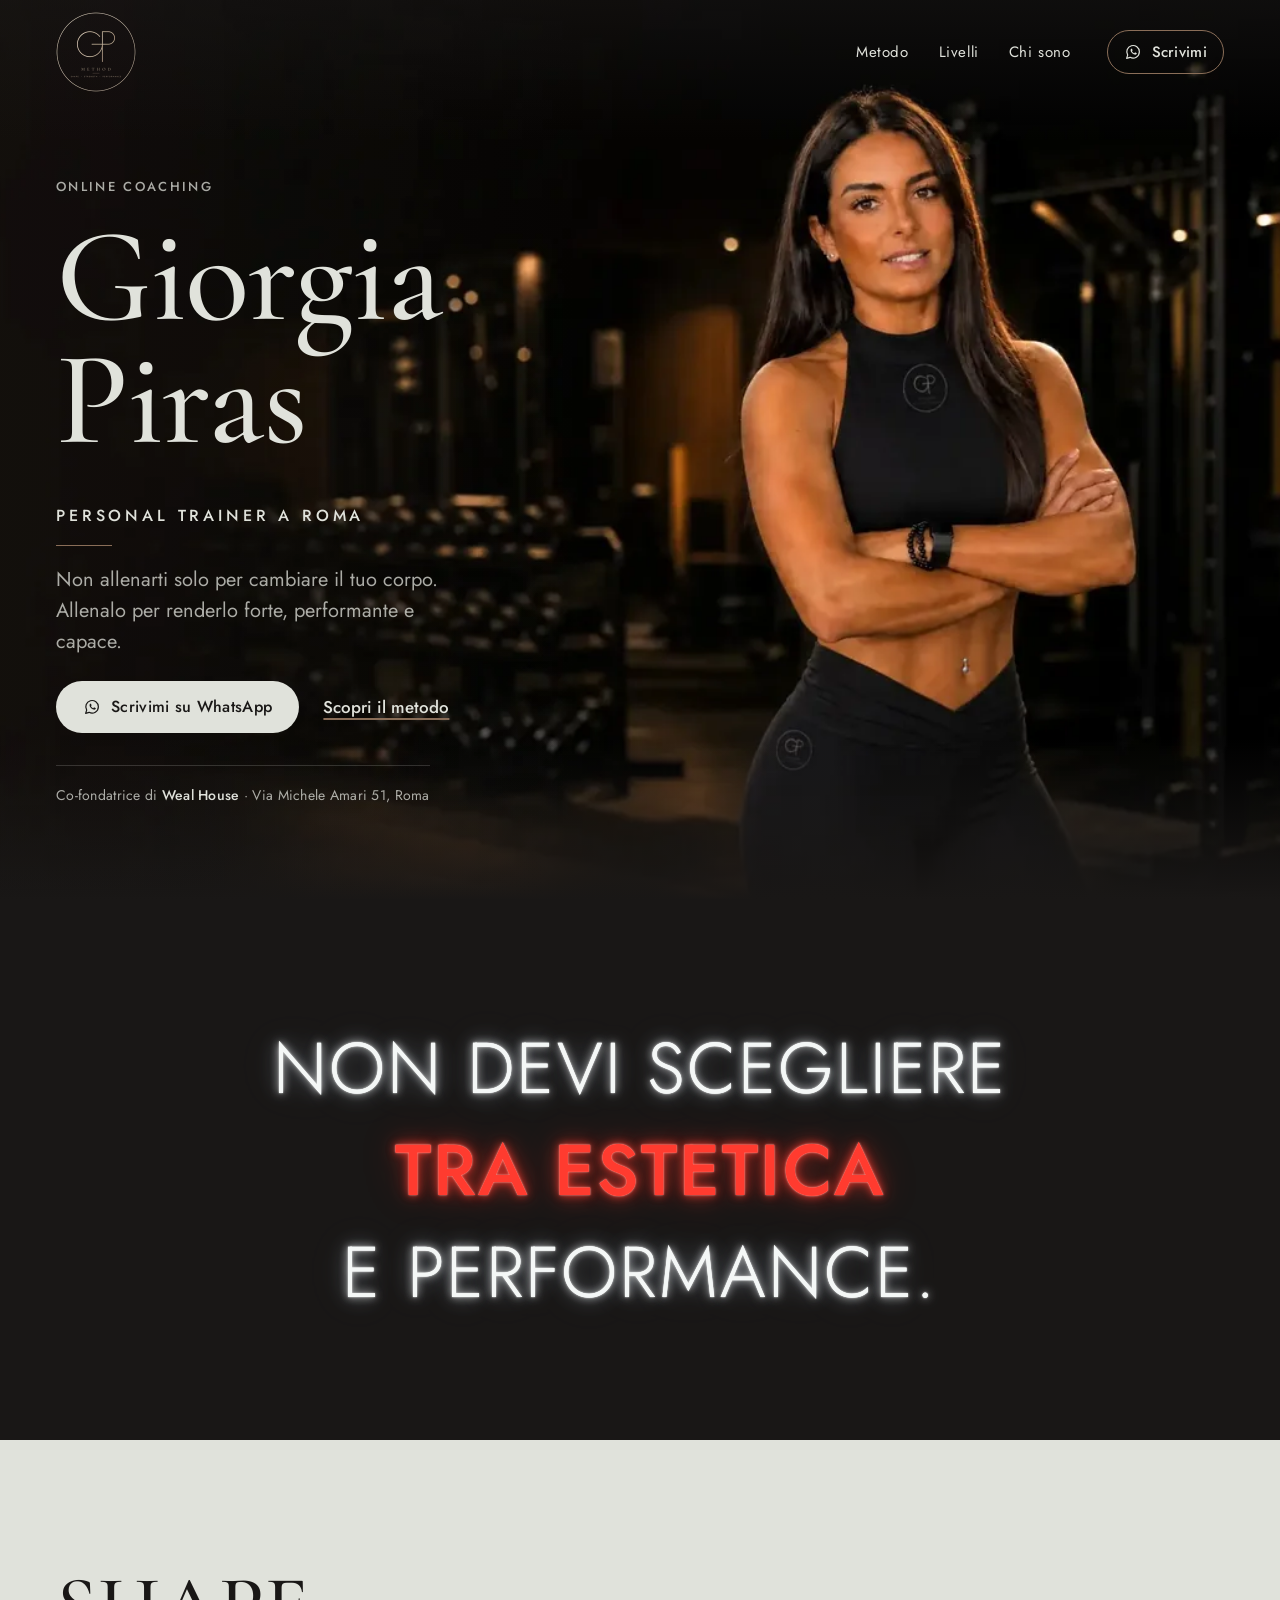
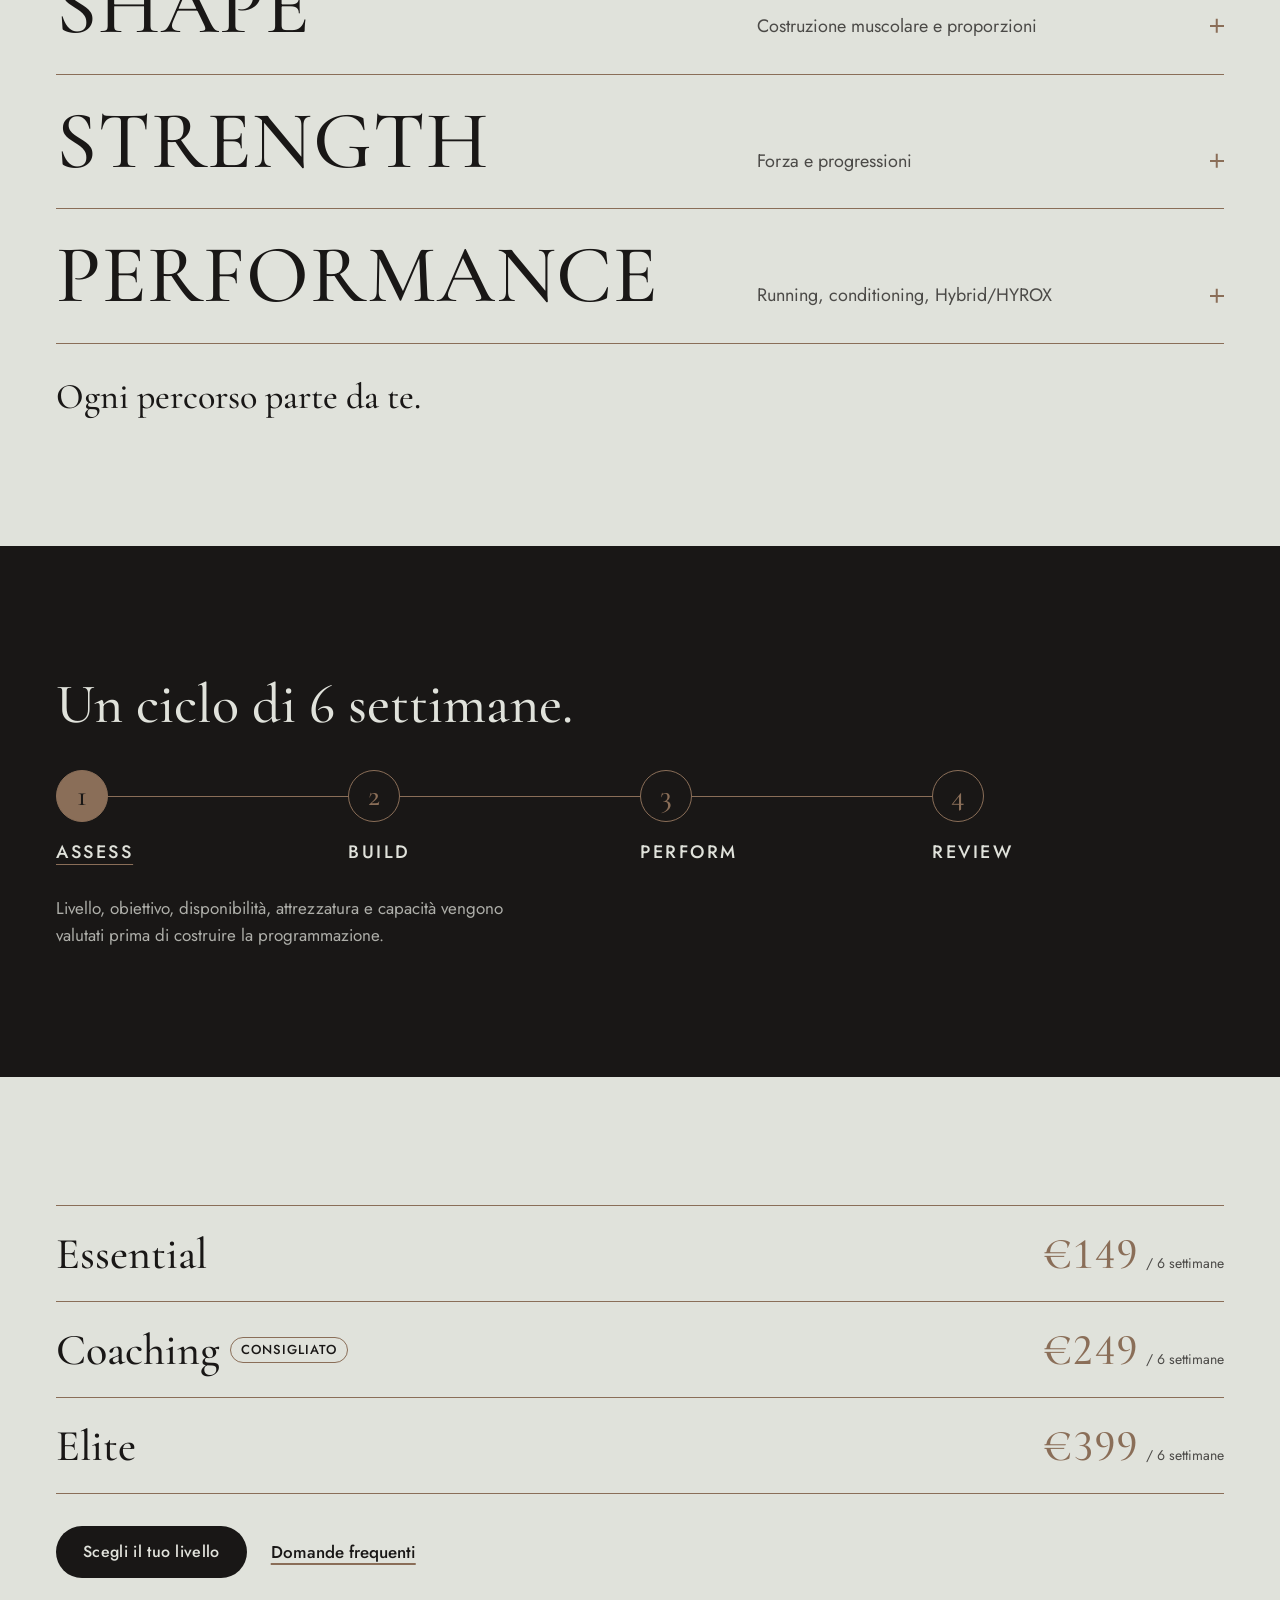
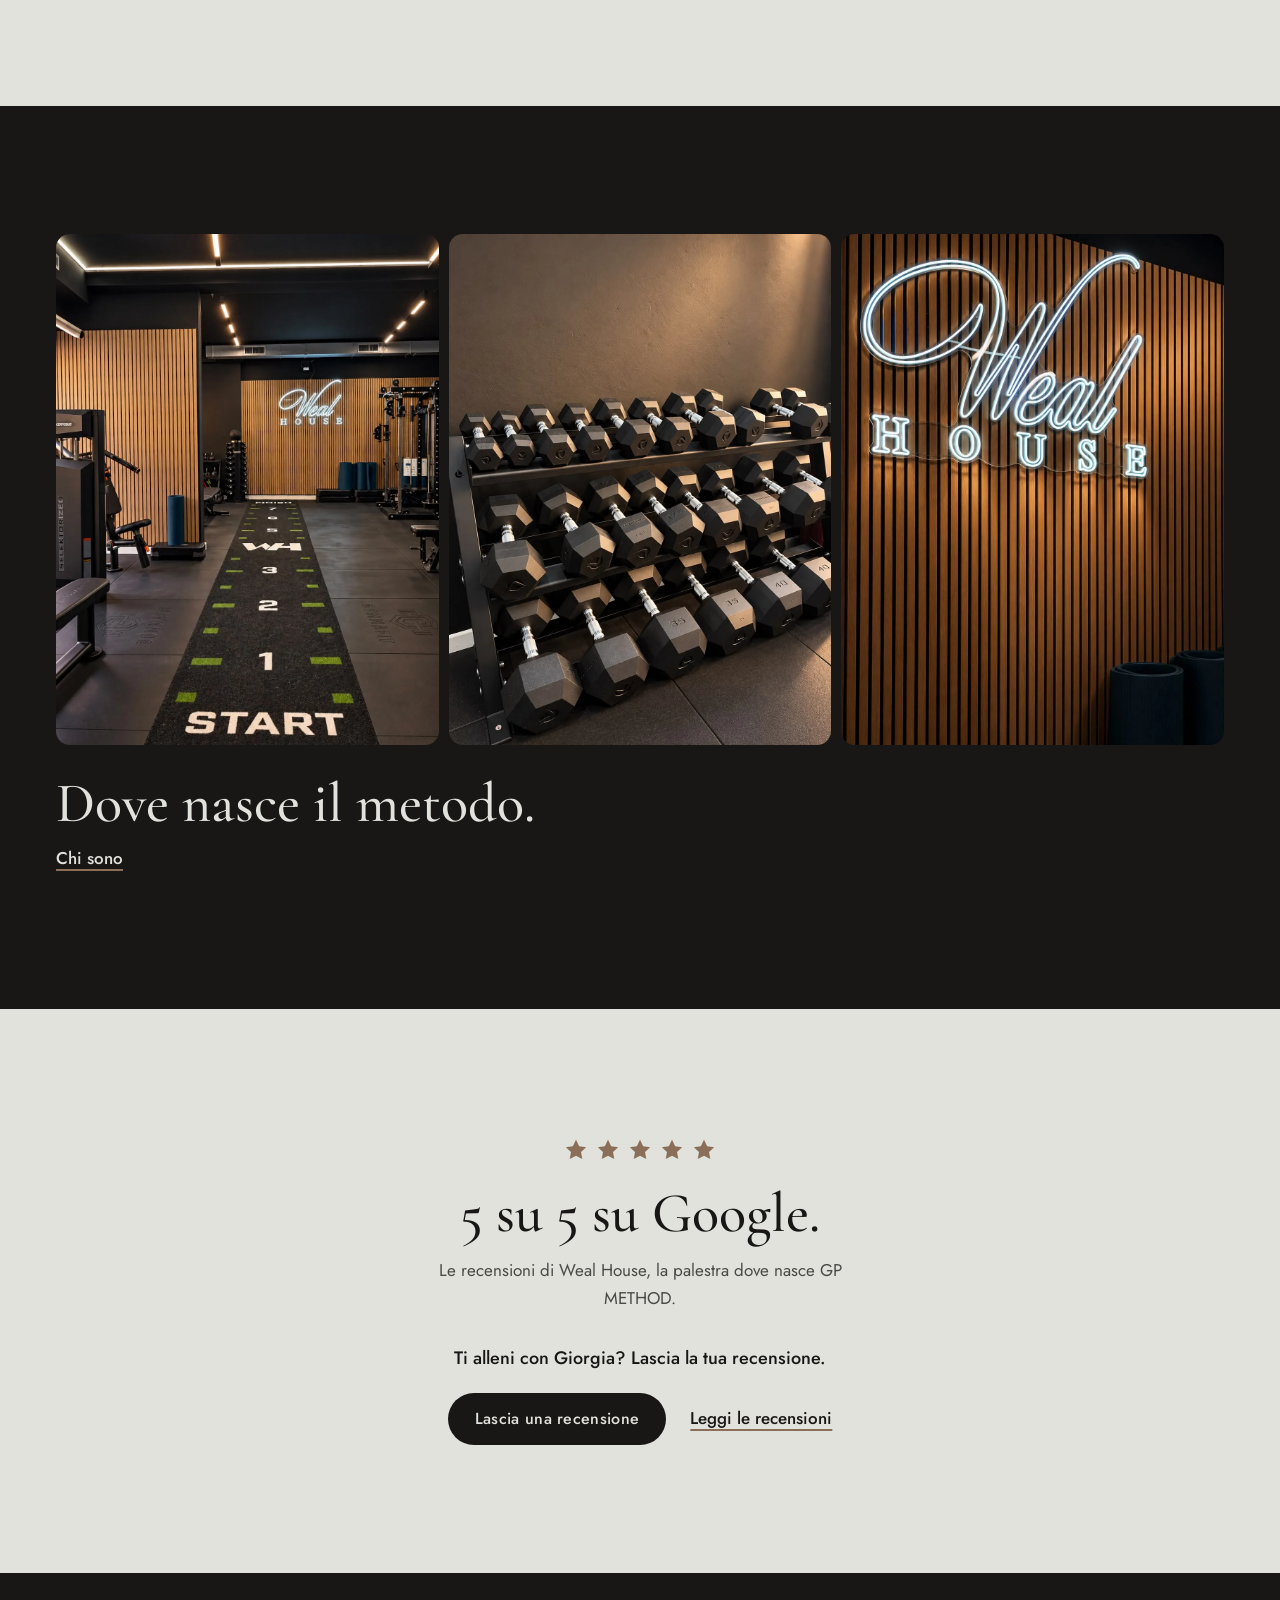
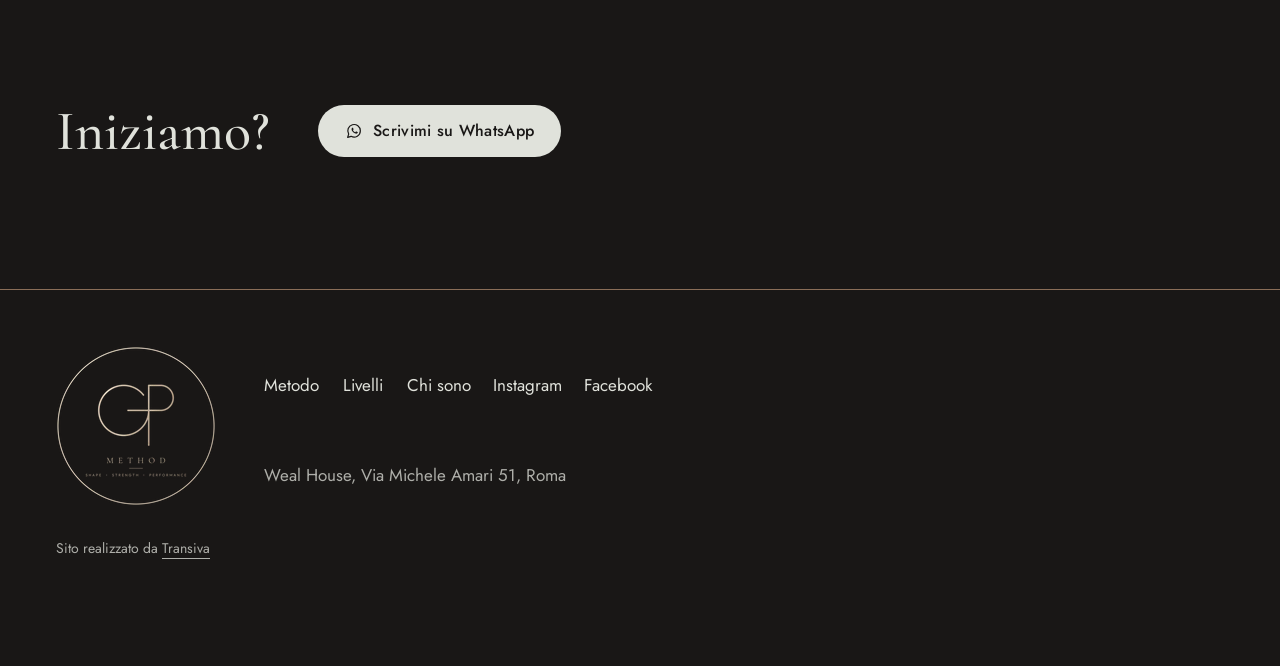
<file: index.html>
<!doctype html>
<html lang="it">
<head>
  <meta charset="utf-8">
  <meta name="viewport" content="width=device-width, initial-scale=1, viewport-fit=cover">
  <title>GP METHOD | Coaching online di Giorgia Piras</title>
  <meta name="description" content="Coaching online di Giorgia Piras, personal trainer a Roma: shape, strength e performance in cicli di 6 settimane. Tre livelli, da €149.">
  <meta name="theme-color" content="#191716">
  <meta name="apple-mobile-web-app-status-bar-style" content="black-translucent">
  <meta name="color-scheme" content="dark">
  <link rel="canonical" href="https://rodrigoapr01.github.io/gp-method/">
  <meta property="og:type" content="website">
  <meta property="og:locale" content="it_IT">
  <meta property="og:site_name" content="GP METHOD">
  <meta property="og:title" content="GP METHOD | Coaching online di Giorgia Piras">
  <meta property="og:description" content="Coaching online di Giorgia Piras, personal trainer a Roma: shape, strength e performance in cicli di 6 settimane. Tre livelli, da €149.">
  <meta property="og:url" content="https://rodrigoapr01.github.io/gp-method/">
  <meta property="og:image" content="https://rodrigoapr01.github.io/gp-method/assets/og/og-gp-method.jpg?v=2">
  <meta property="og:image:width" content="1200">
  <meta property="og:image:height" content="630">
  <meta property="og:image:alt" content="Logo GP METHOD">
  <meta name="twitter:card" content="summary_large_image">
  <meta name="twitter:image" content="https://rodrigoapr01.github.io/gp-method/assets/og/og-gp-method.jpg?v=2">
  <link rel="icon" href="assets/brand/favicon/favicon-32.png" sizes="32x32" type="image/png">
  <link rel="icon" href="assets/brand/favicon/favicon-512.png" sizes="512x512" type="image/png">
  <link rel="apple-touch-icon" href="assets/brand/favicon/favicon-180.png">
  <link rel="preconnect" href="https://fonts.googleapis.com">
  <link rel="preconnect" href="https://fonts.gstatic.com" crossorigin>
  <link rel="stylesheet" href="https://fonts.googleapis.com/css2?family=Cormorant+Garamond:wght@500;600&family=Jost:wght@300;400;500;600&display=swap">
  <style>
    :root { --pl-bg: #191716; --pl-a: #F7EAD6; --pl-b: #B08A64; }
    .pl { display: none; }
    html.pl-on { overflow: hidden; scrollbar-gutter: stable; }  /* scroll locked, no jump when the scrollbar returns */
    html.pl-on .pl { position: fixed; inset: 0; z-index: 100; display: grid; place-items: center; background: var(--pl-bg); touch-action: none;
      transition: opacity 400ms cubic-bezier(0.23, 1, 0.32, 1); }
    .pl-logo { width: 140px; height: auto; overflow: visible; transition: transform 400ms cubic-bezier(0.23, 1, 0.32, 1); }
    @media (min-width: 900px) { .pl-logo { width: 180px; } }
    .pl-a { stop-color: var(--pl-a); } .pl-b { stop-color: var(--pl-b); }
    .pl-gp, .pl-ring { fill: none; stroke: url(#pl-g); stroke-linecap: round; stroke-linejoin: round; stroke-dasharray: 1; stroke-dashoffset: 1; }
    .pl-gp { stroke-width: 7; animation: pl-draw 700ms cubic-bezier(0.77, 0, 0.175, 1) both; }
    .pl-ring { stroke-width: 3.5; animation: pl-draw 500ms cubic-bezier(0.77, 0, 0.175, 1) 500ms both; }
    .pl-text { fill: url(#pl-g); opacity: 0; transform: translateY(6px); transform-box: fill-box;
      animation: pl-rise 300ms cubic-bezier(0.23, 1, 0.32, 1) 900ms both; }
    @keyframes pl-draw { to { stroke-dashoffset: 0; } }
    @keyframes pl-rise { to { opacity: 1; transform: none; } }
    html.pl-out .pl { opacity: 0; }
    html.pl-out .pl-logo { transform: scale(0.96); }
    @media (prefers-reduced-motion: reduce) {
      .pl-gp, .pl-ring, .pl-text { animation: none; stroke-dashoffset: 0; opacity: 1; transform: none; }
      html.pl-out .pl-logo { transform: none; }
    }
  </style>
  <script>
    /* preloader: once per session; 1.6s in all (800ms with reduced motion), held until the page is parsed, never past 3s; skippable */
    (function () {
      try { if (sessionStorage.getItem('gp-pl')) return; sessionStorage.setItem('gp-pl', '1'); } catch (e) { return; }
      var d = document.documentElement, t0 = Date.now();
      var hold = matchMedia('(prefers-reduced-motion: reduce)').matches ? 400 : 1200, fade = 400, cap = 3000;
      d.classList.add('pl-on');
      var done = false;
      function finish() {
        if (done) return; done = true;
        d.classList.add('pl-out');
        setTimeout(function () { var p = document.getElementById('preloader'); if (p) p.remove(); d.classList.remove('pl-on', 'pl-out'); }, fade);
      }
      function check() {
        if (document.readyState !== 'loading' || Date.now() - t0 >= cap - fade) finish(); else setTimeout(check, 50);
      }
      setTimeout(check, hold);
      // a tap, a click or a key skips it: it is a welcome, it should never hold anyone up
      addEventListener('pointerdown', finish, { once: true });
      addEventListener('keydown', finish, { once: true });
    })();
  </script>
  <link rel="stylesheet" href="styles.css">
  <script>document.documentElement.classList.add('js')</script>
  <script src="main.js" defer></script>
</head>
<body class="is-home">
  <div class="pl" id="preloader" aria-hidden="true">
    <svg class="pl-logo" viewBox="90 90 820 820" focusable="false">
      <defs><linearGradient id="pl-g" x1="200" y1="150" x2="800" y2="850" gradientUnits="userSpaceOnUse"><stop offset="0" class="pl-a"/><stop offset="1" class="pl-b"/></linearGradient></defs>
      <path class="pl-ring" d="M500,100 A400,400 0 1 1 500,900 A400,400 0 1 1 500,100" pathLength="1"/>
      <path class="pl-gp" d="M538.1,341.2 A128,128 0 1 0 565.3,420 L459,420 L565.3,420 L565.3,292 L626.7,292 A64,64 0 0 1 626.7,420 L565.3,420 L565.3,598" pathLength="1"/>
      <g class="pl-text"><circle cx="565.3" cy="420" r="5.6"/><path d="M354.2 685.3 354.6 664 355.6 664.1 355.2 685.3Q355.2 687.5 356 688.5Q356.8 689.5 358.9 689.5Q358.9 689.5 358.9 689.7Q358.9 690 358.9 690Q357.9 690 356.9 690Q355.9 689.9 354.7 689.9Q353.6 689.9 352.6 690Q351.6 690 350.7 690Q350.6 690 350.6 689.7Q350.6 689.5 350.7 689.5Q352.5 689.5 353.3 688.5Q354.1 687.5 354.2 685.3ZM384.1 689.5Q384.2 689.5 384.2 689.7Q384.2 690 384.1 690Q383.1 690 381.7 690Q380.4 689.9 379 689.9Q377.6 689.9 376.4 690Q375.3 690 374.3 690Q374.2 690 374.2 689.7Q374.2 689.5 374.3 689.5Q376.4 689.5 377.1 688.9Q377.7 688.4 377.6 686.5L376.8 665.6L378.2 663.7L366.9 689.7Q366.9 689.9 366.6 689.9Q366.3 689.9 366.2 689.7L355.4 666.6Q353.9 663.5 351 663.5Q350.9 663.5 350.9 663.3Q350.9 663 351 663Q351.7 663 352.5 663Q353.3 663.1 353.8 663.1Q354.5 663.1 355.1 663Q355.7 663 356 663Q356.6 663 356.9 663.4Q357.3 663.8 358 665.2L367.8 686L366.5 688.2L377 664.1Q377.2 663.6 377.6 663.3Q377.9 663 378.3 663Q378.6 663 379 663Q379.4 663.1 380 663.1Q381.2 663.1 381.9 663Q382.7 663 383.5 663Q383.6 663 383.6 663.3Q383.6 663.5 383.5 663.5Q381.4 663.5 380.4 664.1Q379.4 664.7 379.5 666.5L380.4 686.5Q380.4 687.8 380.7 688.4Q381 689 381.7 689.3Q382.5 689.5 384.1 689.5Z M429 690H410.9Q410.8 690 410.8 689.7Q410.8 689.5 410.9 689.5Q412.5 689.5 413.2 689.3Q414 689 414.3 688.4Q414.6 687.8 414.6 686.5V666.5Q414.6 665.2 414.3 664.6Q414 664 413.2 663.8Q412.5 663.5 410.9 663.5Q410.8 663.5 410.8 663.3Q410.8 663 410.9 663H428.2Q428.6 663 428.6 663.4L428.7 668.7Q428.7 668.8 428.5 668.8Q428.2 668.9 428.2 668.7Q428.1 666.4 426.8 665.2Q425.6 663.9 423.5 663.9H420.9Q419.4 663.9 418.7 664.1Q417.9 664.3 417.6 665Q417.4 665.6 417.4 666.7V686.3Q417.4 687.5 417.6 688.1Q417.9 688.7 418.6 688.9Q419.3 689.1 420.8 689.1H424.2Q426.3 689.1 427.7 687.6Q429.1 686.1 429.5 683.6Q429.5 683.5 429.8 683.5Q430.1 683.5 430.1 683.6Q429.9 684.8 429.8 686.4Q429.7 688 429.7 689.4Q429.7 690 429 690ZM426.6 680Q426.6 678 425.6 677.2Q424.7 676.4 422.5 676.4H416V675.5H422.6Q424.7 675.5 425.6 674.8Q426.5 674.1 426.5 672.5Q426.5 672.4 426.8 672.4Q427 672.4 427 672.5Q427 673.7 427 674.5Q427 675.2 427 676Q427 676.9 427 677.9Q427.1 678.8 427.1 680Q427.1 680 426.8 680Q426.6 680 426.6 680Z M464.3 663.8Q461.6 663.8 460.2 665.2Q458.8 666.6 458.3 669.9Q458.2 670 458 670Q457.7 669.9 457.7 669.9Q457.8 669.3 457.9 668.3Q458 667.3 458.1 666.1Q458.2 664.9 458.3 663.8Q458.3 662.8 458.3 662Q458.3 661.8 458.6 661.8Q458.9 661.8 458.9 662Q458.9 662.5 459.3 662.7Q459.7 662.9 460.2 662.9Q460.8 663 461.2 663Q464.9 663.1 469.9 663.1Q472.9 663.1 474.7 663.1Q476.5 663 478.2 663Q479.7 663 480.5 662.8Q481.3 662.6 481.5 661.9Q481.5 661.7 481.7 661.7Q482 661.7 482 661.9Q481.9 662.6 481.8 663.7Q481.7 664.8 481.7 666Q481.6 667.2 481.6 668.3Q481.6 669.3 481.6 669.9Q481.6 669.9 481.3 669.9Q481.1 669.9 481 669.9Q480.9 666.5 479.7 665.1Q478.4 663.8 475.5 663.8Q473.7 663.8 472.8 664Q471.9 664.1 471.6 664.7Q471.3 665.3 471.3 666.6V686.5Q471.3 687.8 471.6 688.4Q471.9 689 472.8 689.3Q473.7 689.5 475.5 689.5Q475.6 689.5 475.6 689.7Q475.6 690 475.5 690Q474.4 690 473 690Q471.5 689.9 469.9 689.9Q468.3 689.9 466.8 690Q465.4 690 464.2 690Q464.1 690 464.1 689.7Q464.1 689.5 464.2 689.5Q466 689.5 466.9 689.3Q467.9 689 468.2 688.4Q468.5 687.8 468.5 686.5V666.5Q468.5 665.2 468.2 664.6Q467.9 664.1 467 663.9Q466 663.8 464.3 663.8Z M532.1 666.6Q532.1 665.3 531.8 664.7Q531.6 664 530.8 663.8Q530 663.5 528.3 663.5Q528.2 663.5 528.2 663.3Q528.2 663 528.3 663Q529.3 663 530.6 663.1Q531.9 663.1 533.5 663.1Q534.9 663.1 536.3 663.1Q537.6 663 538.6 663Q538.8 663 538.8 663.3Q538.8 663.5 538.6 663.5Q537 663.5 536.2 663.8Q535.4 664 535.1 664.6Q534.8 665.2 534.8 666.5V686.5Q534.8 687.8 535.1 688.4Q535.4 689 536.2 689.3Q537 689.5 538.6 689.5Q538.8 689.5 538.8 689.7Q538.8 690 538.6 690Q537.6 690 536.3 690Q534.9 689.9 533.5 689.9Q531.9 689.9 530.6 690Q529.3 690 528.3 690Q528.2 690 528.2 689.7Q528.2 689.5 528.3 689.5Q530 689.5 530.8 689.3Q531.6 689 531.8 688.4Q532.1 687.8 532.1 686.5ZM514 676.4V675.5H533.3V676.4ZM512.7 686.5V666.5Q512.7 665.2 512.4 664.6Q512.2 664 511.4 663.8Q510.6 663.5 509 663.5Q508.9 663.5 508.9 663.3Q508.9 663 509 663Q510 663 511.3 663.1Q512.6 663.1 514.1 663.1Q515.7 663.1 517 663.1Q518.3 663 519.3 663Q519.4 663 519.4 663.3Q519.4 663.5 519.3 663.5Q517.7 663.5 516.9 663.8Q516.1 664 515.8 664.7Q515.5 665.3 515.5 666.6V686.5Q515.5 687.8 515.8 688.4Q516 689 516.9 689.3Q517.7 689.5 519.3 689.5Q519.4 689.5 519.4 689.7Q519.4 690 519.3 690Q518.2 690 516.9 690Q515.7 689.9 514.1 689.9Q512.6 689.9 511.3 690Q510 690 508.9 690Q508.8 690 508.8 689.7Q508.8 689.5 508.9 689.5Q510.5 689.5 511.3 689.3Q512.2 689 512.4 688.4Q512.7 687.8 512.7 686.5Z M579.9 690.5Q576.8 690.5 574.3 689.4Q571.8 688.3 570 686.4Q568.2 684.4 567.2 681.9Q566.2 679.4 566.2 676.5Q566.2 673 567.6 670.4Q569 667.8 571.2 666Q573.5 664.3 576.1 663.4Q578.8 662.5 581.4 662.5Q584.6 662.5 587.2 663.7Q589.7 664.8 591.5 666.8Q593.2 668.7 594.2 671.2Q595.1 673.6 595.1 676.2Q595.1 679.2 593.9 681.8Q592.7 684.4 590.6 686.4Q588.5 688.3 585.7 689.4Q583 690.5 579.9 690.5ZM581.5 689.6Q584.4 689.6 586.7 688.2Q589.1 686.8 590.4 684.1Q591.8 681.4 591.8 677.4Q591.8 673.4 590.3 670.2Q588.8 667.1 586.1 665.3Q583.4 663.5 579.7 663.5Q574.9 663.5 572.2 666.6Q569.5 669.7 569.5 675Q569.5 678.1 570.4 680.7Q571.2 683.4 572.8 685.4Q574.4 687.4 576.6 688.5Q578.8 689.6 581.5 689.6Z M634.2 690.2Q633 690.2 631.1 690Q629.3 689.9 627.8 689.9Q626.3 689.9 625 690Q623.7 690 622.6 690Q622.5 690 622.5 689.7Q622.5 689.5 622.6 689.5Q624.2 689.5 625 689.3Q625.8 689 626.1 688.4Q626.4 687.8 626.4 686.5V666.5Q626.4 665.2 626.1 664.6Q625.8 664 625 663.8Q624.3 663.5 622.7 663.5Q622.6 663.5 622.6 663.3Q622.6 663 622.7 663Q623.7 663 625 663.1Q626.3 663.1 627.8 663.1Q629.2 663.1 630.8 663Q632.4 662.9 633.6 662.9Q638.2 662.9 641.6 664.6Q645.1 666.4 647 669.4Q648.9 672.3 648.9 676Q648.9 679.3 647.7 681.9Q646.6 684.5 644.5 686.3Q642.5 688.2 639.8 689.2Q637.2 690.2 634.2 690.2ZM633.8 689.5Q637.2 689.5 639.9 688.1Q642.5 686.6 644.1 683.8Q645.6 681 645.6 677Q645.6 673.2 644.2 670.2Q642.7 667.2 640.2 665.4Q637.6 663.6 634 663.6Q631.4 663.6 630.3 664.1Q629.2 664.6 629.2 666.6V686Q629.2 687.8 630 688.7Q630.9 689.5 633.8 689.5Z"/><rect x="465" y="716" width="70" height="1.6"/><path d="M246.8 758.2Q245.3 758.2 244.3 757.6Q243.2 757.1 242.5 756.1L243.4 755.2Q244 756.1 244.9 756.5Q245.7 756.9 246.9 756.9Q248.1 756.9 248.8 756.4Q249.5 755.8 249.5 754.9Q249.5 754.1 249.2 753.7Q248.9 753.2 248.3 752.9Q247.7 752.6 247.1 752.3Q246.4 752.1 245.7 751.8Q245.1 751.6 244.5 751.2Q244 750.8 243.6 750.2Q243.3 749.5 243.3 748.6Q243.3 747.6 243.8 746.8Q244.3 746.1 245.1 745.7Q246 745.3 247.1 745.3Q248.3 745.3 249.2 745.8Q250.2 746.3 250.8 747.1L249.9 748Q249.3 747.3 248.6 746.9Q247.9 746.6 247 746.6Q245.9 746.6 245.3 747.1Q244.6 747.6 244.6 748.5Q244.6 749.2 245 749.6Q245.3 750.1 245.9 750.4Q246.4 750.6 247.1 750.9Q247.8 751.1 248.4 751.4Q249.1 751.7 249.7 752.1Q250.2 752.5 250.5 753.1Q250.9 753.8 250.9 754.8Q250.9 756.4 249.8 757.3Q248.7 758.2 246.8 758.2Z M259.1 758V745.5H260.5V758ZM267.3 758V745.5H268.7V758ZM260 752.2V750.9H267.7V752.2Z M276.6 758 281.8 745.5H282.8L287.8 758H286.4L282 747H282.5L278.1 758ZM279 754.7V753.6H285.5V754.7Z M296.7 753V751.8H300.4Q301.1 751.8 301.7 751.5Q302.3 751.2 302.7 750.6Q303 750 303 749.2Q303 748.4 302.7 747.9Q302.3 747.3 301.7 747Q301.1 746.7 300.4 746.7H296.7V745.5H300.5Q301.6 745.5 302.5 746Q303.4 746.4 303.9 747.3Q304.4 748.1 304.4 749.2Q304.4 750.4 303.9 751.2Q303.4 752.1 302.5 752.5Q301.6 753 300.5 753ZM295.8 758V745.5H297.1V758Z M312.6 758V745.5H313.9V758ZM313.5 758V756.8H320.8V758ZM313.5 752.2V751H320.2V752.2ZM313.5 746.7V745.5H320.7V746.7Z M349.5 753.1Q349 753.1 348.7 752.8Q348.3 752.6 348.1 752.3Q347.9 751.9 347.9 751.4Q347.9 751 348.1 750.6Q348.3 750.3 348.7 750Q349 749.8 349.5 749.8Q350 749.8 350.4 750Q350.7 750.3 350.9 750.6Q351.1 751 351.1 751.4Q351.1 751.9 350.9 752.3Q350.7 752.6 350.4 752.8Q350 753.1 349.5 753.1Z M382.4 758.2Q381 758.2 379.9 757.6Q378.9 757.1 378.1 756.1L379 755.2Q379.6 756.1 380.5 756.5Q381.3 756.9 382.5 756.9Q383.7 756.9 384.4 756.4Q385.2 755.8 385.2 754.9Q385.2 754.1 384.8 753.7Q384.5 753.2 383.9 752.9Q383.4 752.6 382.7 752.3Q382 752.1 381.4 751.8Q380.7 751.6 380.1 751.2Q379.6 750.8 379.2 750.2Q378.9 749.5 378.9 748.6Q378.9 747.6 379.4 746.8Q379.9 746.1 380.7 745.7Q381.6 745.3 382.7 745.3Q383.9 745.3 384.8 745.8Q385.8 746.3 386.4 747.1L385.5 748Q384.9 747.3 384.3 746.9Q383.6 746.6 382.6 746.6Q381.6 746.6 380.9 747.1Q380.2 747.6 380.2 748.5Q380.2 749.2 380.6 749.6Q380.9 750.1 381.5 750.4Q382 750.6 382.7 750.9Q383.4 751.1 384 751.4Q384.7 751.7 385.3 752.1Q385.8 752.5 386.2 753.1Q386.5 753.8 386.5 754.8Q386.5 756.4 385.4 757.3Q384.3 758.2 382.4 758.2Z M398.2 758V745.9H399.6V758ZM393.8 746.7V745.5H404V746.7Z M412.8 752.4V751.3H416.4Q417.7 751.3 418.3 750.7Q419 750 419 749Q419 748 418.3 747.3Q417.7 746.7 416.4 746.7H412.8V745.5H416.4Q417.6 745.5 418.5 745.9Q419.4 746.4 419.9 747.2Q420.3 748 420.3 749Q420.3 750 419.9 750.8Q419.4 751.6 418.5 752Q417.6 752.4 416.4 752.4ZM411.9 758V745.5H413.3V758ZM419.5 758 414.8 752.2 416.1 751.8 421.2 758Z M429.2 758V745.5H430.5V758ZM430 758V756.8H437.4V758ZM430 752.2V751H436.8V752.2ZM430 746.7V745.5H437.3V746.7Z M445.6 758V745.5H446.5L446.9 747.1V758ZM454.2 758 446.3 747.3 446.5 745.5 454.4 756.2ZM454.2 758 453.8 756.5V745.5H455.2V758Z M469.7 758.2Q468.4 758.2 467.2 757.7Q466.1 757.2 465.2 756.3Q464.4 755.4 463.9 754.3Q463.4 753.1 463.4 751.7Q463.4 750.4 463.9 749.2Q464.4 748 465.3 747.2Q466.1 746.3 467.3 745.8Q468.4 745.3 469.8 745.3Q471.3 745.3 472.6 745.9Q473.8 746.5 474.6 747.6L473.7 748.5Q473.1 747.6 472.1 747.1Q471 746.6 469.8 746.6Q468.3 746.6 467.2 747.3Q466.1 747.9 465.5 749.1Q464.8 750.2 464.8 751.8Q464.8 753.2 465.5 754.4Q466.1 755.6 467.2 756.2Q468.3 756.9 469.7 756.9Q471.1 756.9 472.1 756.3Q473.1 755.8 473.7 754.7Q474.2 753.6 474.3 752.1L475 752.7H469.6V751.5H475.6V751.7Q475.6 753.8 474.9 755.2Q474.1 756.7 472.8 757.4Q471.5 758.2 469.7 758.2Z M487.3 758V745.9H488.6V758ZM482.9 746.7V745.5H493V746.7Z M501 758V745.5H502.3V758ZM509.2 758V745.5H510.5V758ZM501.9 752.2V750.9H509.6V752.2Z M540 753.1Q539.5 753.1 539.1 752.8Q538.8 752.6 538.6 752.3Q538.4 751.9 538.4 751.4Q538.4 751 538.6 750.6Q538.8 750.3 539.1 750Q539.5 749.8 540 749.8Q540.5 749.8 540.8 750Q541.2 750.3 541.4 750.6Q541.6 751 541.6 751.4Q541.6 751.9 541.4 752.3Q541.2 752.6 540.8 752.8Q540.5 753.1 540 753.1Z M570.3 753V751.8H574Q574.7 751.8 575.3 751.5Q576 751.2 576.3 750.6Q576.7 750 576.7 749.2Q576.7 748.4 576.3 747.9Q576 747.3 575.3 747Q574.7 746.7 574 746.7H570.3V745.5H574.1Q575.2 745.5 576.1 746Q577 746.4 577.5 747.3Q578 748.1 578 749.2Q578 750.4 577.5 751.2Q577 752.1 576.1 752.5Q575.2 753 574.1 753ZM569.4 758V745.5H570.8V758Z M586.2 758V745.5H587.5V758ZM587.1 758V756.8H594.4V758ZM587.1 752.2V751H593.8V752.2ZM587.1 746.7V745.5H594.3V746.7Z M603.5 752.4V751.3H607.1Q608.3 751.3 609 750.7Q609.6 750 609.6 749Q609.6 748 609 747.3Q608.3 746.7 607.1 746.7H603.5V745.5H607.1Q608.3 745.5 609.2 745.9Q610 746.4 610.5 747.2Q611 748 611 749Q611 750 610.5 750.8Q610 751.6 609.2 752Q608.3 752.4 607.1 752.4ZM602.6 758V745.5H603.9V758ZM610.2 758 605.5 752.2 606.8 751.8 611.9 758Z M619.8 758V745.5H621.1V758ZM620.7 752.4V751.1H627.4V752.4ZM620.7 746.7V745.5H627.7V746.7Z M641.5 758.2Q640.1 758.2 639 757.7Q637.9 757.2 637 756.3Q636.2 755.4 635.7 754.2Q635.2 753.1 635.2 751.7Q635.2 750.4 635.7 749.2Q636.1 748.1 637 747.2Q637.8 746.3 639 745.8Q640.1 745.3 641.4 745.3Q642.8 745.3 643.9 745.8Q645 746.3 645.9 747.2Q646.7 748.1 647.2 749.2Q647.7 750.4 647.7 751.8Q647.7 753.1 647.2 754.3Q646.7 755.4 645.9 756.3Q645 757.2 643.9 757.7Q642.8 758.2 641.5 758.2ZM641.4 756.9Q642.8 756.9 643.9 756.2Q645 755.6 645.7 754.4Q646.3 753.2 646.3 751.7Q646.3 750.6 645.9 749.7Q645.6 748.8 644.9 748.1Q644.3 747.4 643.4 747Q642.5 746.6 641.4 746.6Q640 746.6 638.9 747.3Q637.8 747.9 637.2 749.1Q636.6 750.2 636.6 751.7Q636.6 752.8 636.9 753.8Q637.3 754.7 638 755.4Q638.6 756.1 639.5 756.5Q640.4 756.9 641.4 756.9Z M656.8 752.4V751.3H660.5Q661.7 751.3 662.3 750.7Q663 750 663 749Q663 748 662.4 747.3Q661.7 746.7 660.5 746.7H656.8V745.5H660.5Q661.7 745.5 662.5 745.9Q663.4 746.4 663.9 747.2Q664.4 748 664.4 749Q664.4 750 663.9 750.8Q663.4 751.6 662.5 752Q661.7 752.4 660.5 752.4ZM656 758V745.5H657.3V758ZM663.5 758 658.8 752.2 660.1 751.8 665.2 758Z M673.2 758V745.5H674.1L679.5 754.4H678.9L684.2 745.5H685.2V758H683.9V747.8L684.2 747.9L679.7 755.3H678.7L674.2 747.9L674.5 747.8V758Z M693.2 758 698.3 745.5H699.3L704.4 758H702.9L698.5 747H699L694.6 758ZM695.5 754.7V753.6H702V754.7Z M712.3 758V745.5H713.3L713.7 747.1V758ZM721 758 713.1 747.3 713.3 745.5 721.2 756.2ZM721 758 720.6 756.5V745.5H721.9V758Z M736.5 758.2Q735.1 758.2 734 757.7Q732.8 757.2 732 756.3Q731.1 755.4 730.7 754.3Q730.2 753.1 730.2 751.7Q730.2 750.4 730.7 749.2Q731.1 748.1 732 747.2Q732.8 746.3 734 745.8Q735.1 745.3 736.4 745.3Q737.9 745.3 739 745.8Q740.2 746.3 741 747.2L740.1 748.1Q739.4 747.4 738.5 747Q737.6 746.6 736.4 746.6Q735.4 746.6 734.5 747Q733.6 747.4 733 748.1Q732.3 748.8 731.9 749.7Q731.6 750.6 731.6 751.7Q731.6 752.8 731.9 753.8Q732.3 754.7 733 755.4Q733.6 756.1 734.5 756.5Q735.4 756.9 736.5 756.9Q737.7 756.9 738.6 756.5Q739.5 756.1 740.2 755.3L741.1 756.3Q740.3 757.2 739.1 757.7Q737.9 758.2 736.5 758.2Z M749.1 758V745.5H750.5V758ZM750 758V756.8H757.4V758ZM750 752.2V751H756.8V752.2ZM750 746.7V745.5H757.3V746.7Z"/></g>
    </svg>
  </div>
  <a class="skip" href="#main">Vai al contenuto</a>
  <header class="top">
    <a class="brand" href="index.html"><picture><source type="image/webp" sizes="80px" srcset="assets/brand/GP-logo-metallo-chiaro-160.webp 160w, assets/brand/GP-logo-metallo-chiaro-320.webp 320w, assets/brand/GP-logo-metallo-chiaro-640.webp 640w"><img class="brand-logo" src="assets/brand/GP-logo-metallo-chiaro.png" width="80" height="80" alt="GP METHOD" fetchpriority="high" decoding="async"></picture></a>
    <nav class="top-nav" aria-label="Principale"><a href="index.html#metodo">Metodo</a><a href="livelli.html">Livelli</a><a href="chi-sono.html">Chi sono</a></nav>
    <a class="btn btn--secondary btn--sm top-wa" data-wa="Ciao Giorgia, vorrei informazioni su GP METHOD." href="#contatti"><svg class="i-wa" viewBox="0 0 24 24" aria-hidden="true" focusable="false"><path fill="none" stroke="currentColor" stroke-width="1.6" stroke-linejoin="round" d="M20.5 11.7a8.4 8.4 0 0 1-12.4 7.4L3.5 20.5l1.4-4.4a8.4 8.4 0 1 1 15.6-4.4z"/><path fill="currentColor" d="M9.1 7.9c.2-.4.4-.4.6-.4h.5c.2 0 .4 0 .5.3l.7 1.7c.1.2 0 .4-.1.6l-.5.6c-.1.1-.2.3 0 .5a5.6 5.6 0 0 0 2.6 2.3c.2.1.4.1.5-.1l.7-.8c.2-.2.3-.2.5-.1l1.6.8c.2.1.3.2.3.3v.5c0 .5-.4 1.1-1 1.3-.6.3-1.6.3-3-.3a8.6 8.6 0 0 1-3.7-3.5c-.7-1.2-.6-2.3-.2-3.2z"/></svg><span>Scrivimi</span></a>
    <button class="menu-btn" type="button" aria-haspopup="dialog" aria-controls="menu" aria-label="Apri il menu"><span></span><span></span></button>
  </header>

  <dialog class="menu" id="menu" aria-label="Menu">
    <a class="menu-logo" href="index.html"><picture><source type="image/webp" sizes="72px" srcset="assets/brand/GP-logo-metallo-chiaro-160.webp 160w, assets/brand/GP-logo-metallo-chiaro-320.webp 320w, assets/brand/GP-logo-metallo-chiaro-640.webp 640w"><img class="menu-logo-img" src="assets/brand/GP-logo-metallo-chiaro.png" width="72" height="72" alt="GP METHOD" loading="lazy" decoding="async"></picture></a>
    <button class="menu-close" type="button" aria-label="Chiudi il menu"><svg viewBox="0 0 24 24" aria-hidden="true" focusable="false"><path d="M6 6l12 12M18 6L6 18" fill="none" stroke="currentColor" stroke-width="1.6" stroke-linecap="round"/></svg></button>
    <nav aria-label="Menu"><a href="index.html#metodo">Metodo</a><a href="livelli.html">Livelli</a><a href="chi-sono.html">Chi sono</a></nav>
    <a class="btn btn--primary" data-wa="Ciao Giorgia, vorrei informazioni su GP METHOD." href="#contatti"><svg class="i-wa" viewBox="0 0 24 24" aria-hidden="true" focusable="false"><path fill="none" stroke="currentColor" stroke-width="1.6" stroke-linejoin="round" d="M20.5 11.7a8.4 8.4 0 0 1-12.4 7.4L3.5 20.5l1.4-4.4a8.4 8.4 0 1 1 15.6-4.4z"/><path fill="currentColor" d="M9.1 7.9c.2-.4.4-.4.6-.4h.5c.2 0 .4 0 .5.3l.7 1.7c.1.2 0 .4-.1.6l-.5.6c-.1.1-.2.3 0 .5a5.6 5.6 0 0 0 2.6 2.3c.2.1.4.1.5-.1l.7-.8c.2-.2.3-.2.5-.1l1.6.8c.2.1.3.2.3.3v.5c0 .5-.4 1.1-1 1.3-.6.3-1.6.3-3-.3a8.6 8.6 0 0 1-3.7-3.5c-.7-1.2-.6-2.3-.2-3.2z"/></svg><span>Scrivimi su WhatsApp</span></a>
  </dialog>

  <main id="main">
    <section class="hero" aria-labelledby="hero-title">
      <div class="hero-copy">
        <p class="kicker" lang="en">Online coaching</p>
        <h1 id="hero-title" class="hero-name">Giorgia Piras<span class="hero-role">Personal trainer a Roma</span></h1>
        <span class="hero-rule" aria-hidden="true"></span>
        <p class="hero-line">Non allenarti solo per cambiare il tuo corpo. Allenalo per renderlo forte, performante e capace.</p>
        <div class="hero-actions">
          <a class="btn btn--primary" data-wa="Ciao Giorgia, vorrei informazioni su GP METHOD." href="#contatti"><svg class="i-wa" viewBox="0 0 24 24" aria-hidden="true" focusable="false"><path fill="none" stroke="currentColor" stroke-width="1.6" stroke-linejoin="round" d="M20.5 11.7a8.4 8.4 0 0 1-12.4 7.4L3.5 20.5l1.4-4.4a8.4 8.4 0 1 1 15.6-4.4z"/><path fill="currentColor" d="M9.1 7.9c.2-.4.4-.4.6-.4h.5c.2 0 .4 0 .5.3l.7 1.7c.1.2 0 .4-.1.6l-.5.6c-.1.1-.2.3 0 .5a5.6 5.6 0 0 0 2.6 2.3c.2.1.4.1.5-.1l.7-.8c.2-.2.3-.2.5-.1l1.6.8c.2.1.3.2.3.3v.5c0 .5-.4 1.1-1 1.3-.6.3-1.6.3-3-.3a8.6 8.6 0 0 1-3.7-3.5c-.7-1.2-.6-2.3-.2-3.2z"/></svg><span>Scrivimi su WhatsApp</span></a>
          <a class="text-link" href="#metodo">Scopri il metodo</a>
        </div>
        <p class="hero-proof"><span class="nowrap">Co-fondatrice</span> di <strong>Weal House</strong> · Via Michele Amari 51, Roma</p>
      </div>
      <figure class="hero-photo">
        <picture>
          <source media="(max-width: 767px)" type="image/webp" srcset="assets/hero/GP_hero_giorgia_mobile_palestra-900.webp?v=9 900w, assets/hero/GP_hero_giorgia_mobile_palestra-1280.webp?v=9 1280w, assets/hero/GP_hero_giorgia_mobile_palestra.webp?v=9 1920w" sizes="100vw" width="1920" height="3395">
          <source media="(max-width: 767px)" srcset="assets/hero/GP_hero_giorgia_mobile_palestra.jpg?v=9" width="1920" height="3395">
          <source type="image/webp" srcset="assets/hero/GP_hero_giorgia_desktop_palestra-900.webp?v=9 900w, assets/hero/GP_hero_giorgia_desktop_palestra-1280.webp?v=9 1280w, assets/hero/GP_hero_giorgia_desktop_palestra.webp?v=9 1920w" sizes="100vw" width="1920" height="1086">
          <img src="assets/hero/GP_hero_giorgia_desktop_palestra.jpg?v=9" width="1920" height="1086" alt="Giorgia Piras, personal trainer" fetchpriority="high" decoding="async">
        </picture>
      </figure>
    </section>

    <section class="usp" aria-labelledby="usp-title">
      <h2 id="usp-title" class="neon" data-neon>
        <span class="neon-line neon-line--white" data-text="Non devi scegliere">Non devi scegliere</span>
        <span class="neon-line neon-line--red" data-text="tra estetica">tra estetica</span>
        <span class="neon-line neon-line--white" data-text="e performance.">e performance.</span>
      </h2>
    </section>

    <section class="method light" id="metodo" aria-labelledby="method-title">
      <h2 id="method-title" class="sr-only">Il metodo</h2>
      <ul class="pillars" role="list"><li><button class="pillar-btn" type="button" aria-expanded="false" aria-controls="m-shape"><span class="pillar-word" lang="en">Shape</span><span class="pillar-line">Costruzione muscolare e proporzioni<span class="plus" aria-hidden="true"></span></span></button><div class="more-panel" id="m-shape"><div><p>Lavoro mirato per costruire muscolo e migliorare le proporzioni, con warm-up specifici e i video degli esercizi per eseguirli bene.</p></div></div></li><li><button class="pillar-btn" type="button" aria-expanded="false" aria-controls="m-strength"><span class="pillar-word" lang="en">Strength</span><span class="pillar-line">Forza e progressioni<span class="plus" aria-hidden="true"></span></span></button><div class="more-panel" id="m-strength"><div><p>Progressioni dalla Week 1 alla Week 6, con RPE e indicazioni sui carichi: sai sempre quanto spingere e quando aumentare.</p></div></div></li><li><button class="pillar-btn" type="button" aria-expanded="false" aria-controls="m-performance"><span class="pillar-word" lang="en">Performance</span><span class="pillar-line">Running, conditioning, Hybrid/HYROX<span class="plus" aria-hidden="true"></span></span></button><div class="more-panel" id="m-performance"><div><p>Conditioning e linee guida cardio dentro la stessa programmazione, per allenare anche fiato e capacità di lavoro.</p></div></div></li></ul>
      <p class="method-close">Ogni percorso parte da te.</p>
    </section>

    <section class="cycle" aria-labelledby="cycle-title">
      <h2 id="cycle-title" class="title">Un ciclo di 6 settimane.</h2>
      <div class="steps-wrap" data-steps><ol class="steps "><li><button class="step" type="button" aria-pressed="true" aria-controls="cycle-note" data-note="Livello, obiettivo, disponibilità, attrezzatura e capacità vengono valutati prima di costruire la programmazione."><span class="step-n" aria-hidden="true">1</span><span class="step-w" lang="en">Assess</span></button></li><li><button class="step" type="button" aria-pressed="false" aria-controls="cycle-note" data-note="La programmazione prende forma sulle tue giornate, con progressioni dalla Week 1 alla Week 6."><span class="step-n" aria-hidden="true">2</span><span class="step-w" lang="en">Build</span></button></li><li><button class="step" type="button" aria-pressed="false" aria-controls="cycle-note" data-note="Ti alleni con RPE e indicazioni sui carichi; con Coaching ed Elite arrivano anche check e analisi dei video."><span class="step-n" aria-hidden="true">3</span><span class="step-w" lang="en">Perform</span></button></li><li><button class="step" type="button" aria-pressed="false" aria-controls="cycle-note" data-note="A fine ciclo il check finale: Review con Coaching, GP Performance Review con Elite."><span class="step-n" aria-hidden="true">4</span><span class="step-w" lang="en">Review</span></button></li></ol><p class="step-note" id="cycle-note" aria-live="polite">Livello, obiettivo, disponibilità, attrezzatura e capacità vengono valutati prima di costruire la programmazione.</p></div>
    </section>

    <section class="preview light" aria-labelledby="preview-title">
      <h2 id="preview-title" class="sr-only">I livelli</h2>
      <ul class="rows" role="list">
        <li><a class="row" href="livelli.html#essential"><span class="row-name">Essential</span><span class="row-price"><strong>€149</strong> <span>/ 6 settimane</span></span></a></li>
        <li><a class="row" href="livelli.html#coaching"><span class="row-name">Coaching <span class="badge">Consigliato</span></span><span class="row-price"><strong>€249</strong> <span>/ 6 settimane</span></span></a></li>
        <li><a class="row" href="livelli.html#elite"><span class="row-name">Elite</span><span class="row-price"><strong>€399</strong> <span>/ 6 settimane</span></span></a></li>
      </ul>
      <div class="preview-actions">
        <a class="btn btn--dark" href="livelli.html">Scegli il tuo livello</a>
        <a class="text-link" href="livelli.html#faq">Domande frequenti</a>
      </div>
    </section>

    <section class="place" aria-labelledby="place-title">
      <div class="strip">
        <picture><source type="image/webp" srcset="assets/palestra/sala-pista-sled.webp" sizes="(min-width: 900px) 33vw, 70vw"><img src="assets/palestra/sala-pista-sled.jpg" width="1058" height="1411" alt="Sala della palestra con la pista da sled, la scritta START e i numeri a terra" loading="lazy" decoding="async"></picture>
        <picture><source type="image/webp" srcset="assets/palestra/manubri.webp" sizes="(min-width: 900px) 33vw, 70vw"><img src="assets/palestra/manubri.jpg" width="1086" height="1448" alt="Rastrelliera di manubri esagonali neri" loading="lazy" decoding="async"></picture>
        <picture><source type="image/webp" srcset="assets/palestra/neon-weal-house.webp" sizes="(min-width: 900px) 33vw, 70vw"><img src="assets/palestra/neon-weal-house.jpg" width="1086" height="1448" alt="Insegna al neon Weal House sul muro a doghe di legno" loading="lazy" decoding="async"></picture>
      </div>
      <div class="place-copy">
        <h2 id="place-title" class="title">Dove nasce il metodo.</h2>
        <a class="text-link" href="chi-sono.html">Chi sono</a>
      </div>
    </section>

    <section class="reviews light" aria-labelledby="reviews-home">
      <p class="stars" role="img" aria-label="5 stelle su 5"><svg viewBox="0 0 24 24" focusable="false"><path d="M12 2.6l2.9 6 6.5.8-4.8 4.5 1.2 6.5L12 17.2l-5.8 3.2 1.2-6.5L2.6 9.4l6.5-.8z"/></svg><svg viewBox="0 0 24 24" focusable="false"><path d="M12 2.6l2.9 6 6.5.8-4.8 4.5 1.2 6.5L12 17.2l-5.8 3.2 1.2-6.5L2.6 9.4l6.5-.8z"/></svg><svg viewBox="0 0 24 24" focusable="false"><path d="M12 2.6l2.9 6 6.5.8-4.8 4.5 1.2 6.5L12 17.2l-5.8 3.2 1.2-6.5L2.6 9.4l6.5-.8z"/></svg><svg viewBox="0 0 24 24" focusable="false"><path d="M12 2.6l2.9 6 6.5.8-4.8 4.5 1.2 6.5L12 17.2l-5.8 3.2 1.2-6.5L2.6 9.4l6.5-.8z"/></svg><svg viewBox="0 0 24 24" focusable="false"><path d="M12 2.6l2.9 6 6.5.8-4.8 4.5 1.2 6.5L12 17.2l-5.8 3.2 1.2-6.5L2.6 9.4l6.5-.8z"/></svg></p>
      <h2 id="reviews-home" class="title">5 su 5 su Google.</h2>
      <p class="reviews-sub">Le recensioni di Weal House, la palestra dove nasce GP METHOD.</p>
      <p class="reviews-ask">Ti alleni con Giorgia? Lascia la tua recensione.</p>
      <div class="reviews-actions">
        <a class="btn btn--dark" href="https://www.google.com/maps?cid=5456743492543164649" target="_blank" rel="noopener">Lascia una recensione</a>
        <a class="text-link" href="https://www.google.com/maps?cid=5456743492543164649" target="_blank" rel="noopener">Leggi le recensioni</a>
      </div>
    </section>

    <section class="close" aria-labelledby="close-title">
      <h2 id="close-title" class="title">Iniziamo?</h2>
      <a class="btn btn--primary" data-wa="Ciao Giorgia, vorrei iniziare GP METHOD." href="#contatti"><svg class="i-wa" viewBox="0 0 24 24" aria-hidden="true" focusable="false"><path fill="none" stroke="currentColor" stroke-width="1.6" stroke-linejoin="round" d="M20.5 11.7a8.4 8.4 0 0 1-12.4 7.4L3.5 20.5l1.4-4.4a8.4 8.4 0 1 1 15.6-4.4z"/><path fill="currentColor" d="M9.1 7.9c.2-.4.4-.4.6-.4h.5c.2 0 .4 0 .5.3l.7 1.7c.1.2 0 .4-.1.6l-.5.6c-.1.1-.2.3 0 .5a5.6 5.6 0 0 0 2.6 2.3c.2.1.4.1.5-.1l.7-.8c.2-.2.3-.2.5-.1l1.6.8c.2.1.3.2.3.3v.5c0 .5-.4 1.1-1 1.3-.6.3-1.6.3-3-.3a8.6 8.6 0 0 1-3.7-3.5c-.7-1.2-.6-2.3-.2-3.2z"/></svg><span>Scrivimi su WhatsApp</span></a>
    </section>
  </main>

  <footer class="foot" id="contatti">
    <a class="foot-brand" href="index.html"><picture><source type="image/webp" sizes="160px" srcset="assets/brand/GP-logo-metallo-chiaro-160.webp 160w, assets/brand/GP-logo-metallo-chiaro-320.webp 320w, assets/brand/GP-logo-metallo-chiaro-640.webp 640w"><img class="foot-logo" src="assets/brand/GP-logo-metallo-chiaro.png" width="160" height="160" alt="GP METHOD" loading="lazy" decoding="async"></picture></a>
    <nav class="foot-nav" aria-label="Pagine"><a href="index.html#metodo">Metodo</a><a href="livelli.html">Livelli</a><a href="chi-sono.html">Chi sono</a><a href="https://www.instagram.com/lapiras93/" target="_blank" rel="noopener">Instagram</a><a href="https://www.facebook.com/giorgia.piras.3" target="_blank" rel="noopener">Facebook</a></nav>
    <p class="foot-address">Weal House, Via Michele Amari 51, Roma</p>
    <p class="foot-credit">Sito realizzato da <a href="https://transiva.it" target="_blank" rel="noopener">Transiva</a></p>
  </footer>

  <a class="fab" data-wa="Ciao Giorgia, vorrei informazioni su GP METHOD." href="#contatti"><svg class="i-wa" viewBox="0 0 24 24" aria-hidden="true" focusable="false"><path fill="none" stroke="currentColor" stroke-width="1.6" stroke-linejoin="round" d="M20.5 11.7a8.4 8.4 0 0 1-12.4 7.4L3.5 20.5l1.4-4.4a8.4 8.4 0 1 1 15.6-4.4z"/><path fill="currentColor" d="M9.1 7.9c.2-.4.4-.4.6-.4h.5c.2 0 .4 0 .5.3l.7 1.7c.1.2 0 .4-.1.6l-.5.6c-.1.1-.2.3 0 .5a5.6 5.6 0 0 0 2.6 2.3c.2.1.4.1.5-.1l.7-.8c.2-.2.3-.2.5-.1l1.6.8c.2.1.3.2.3.3v.5c0 .5-.4 1.1-1 1.3-.6.3-1.6.3-3-.3a8.6 8.6 0 0 1-3.7-3.5c-.7-1.2-.6-2.3-.2-3.2z"/></svg><span>Scrivimi</span></a>
</body>
</html>
</file>
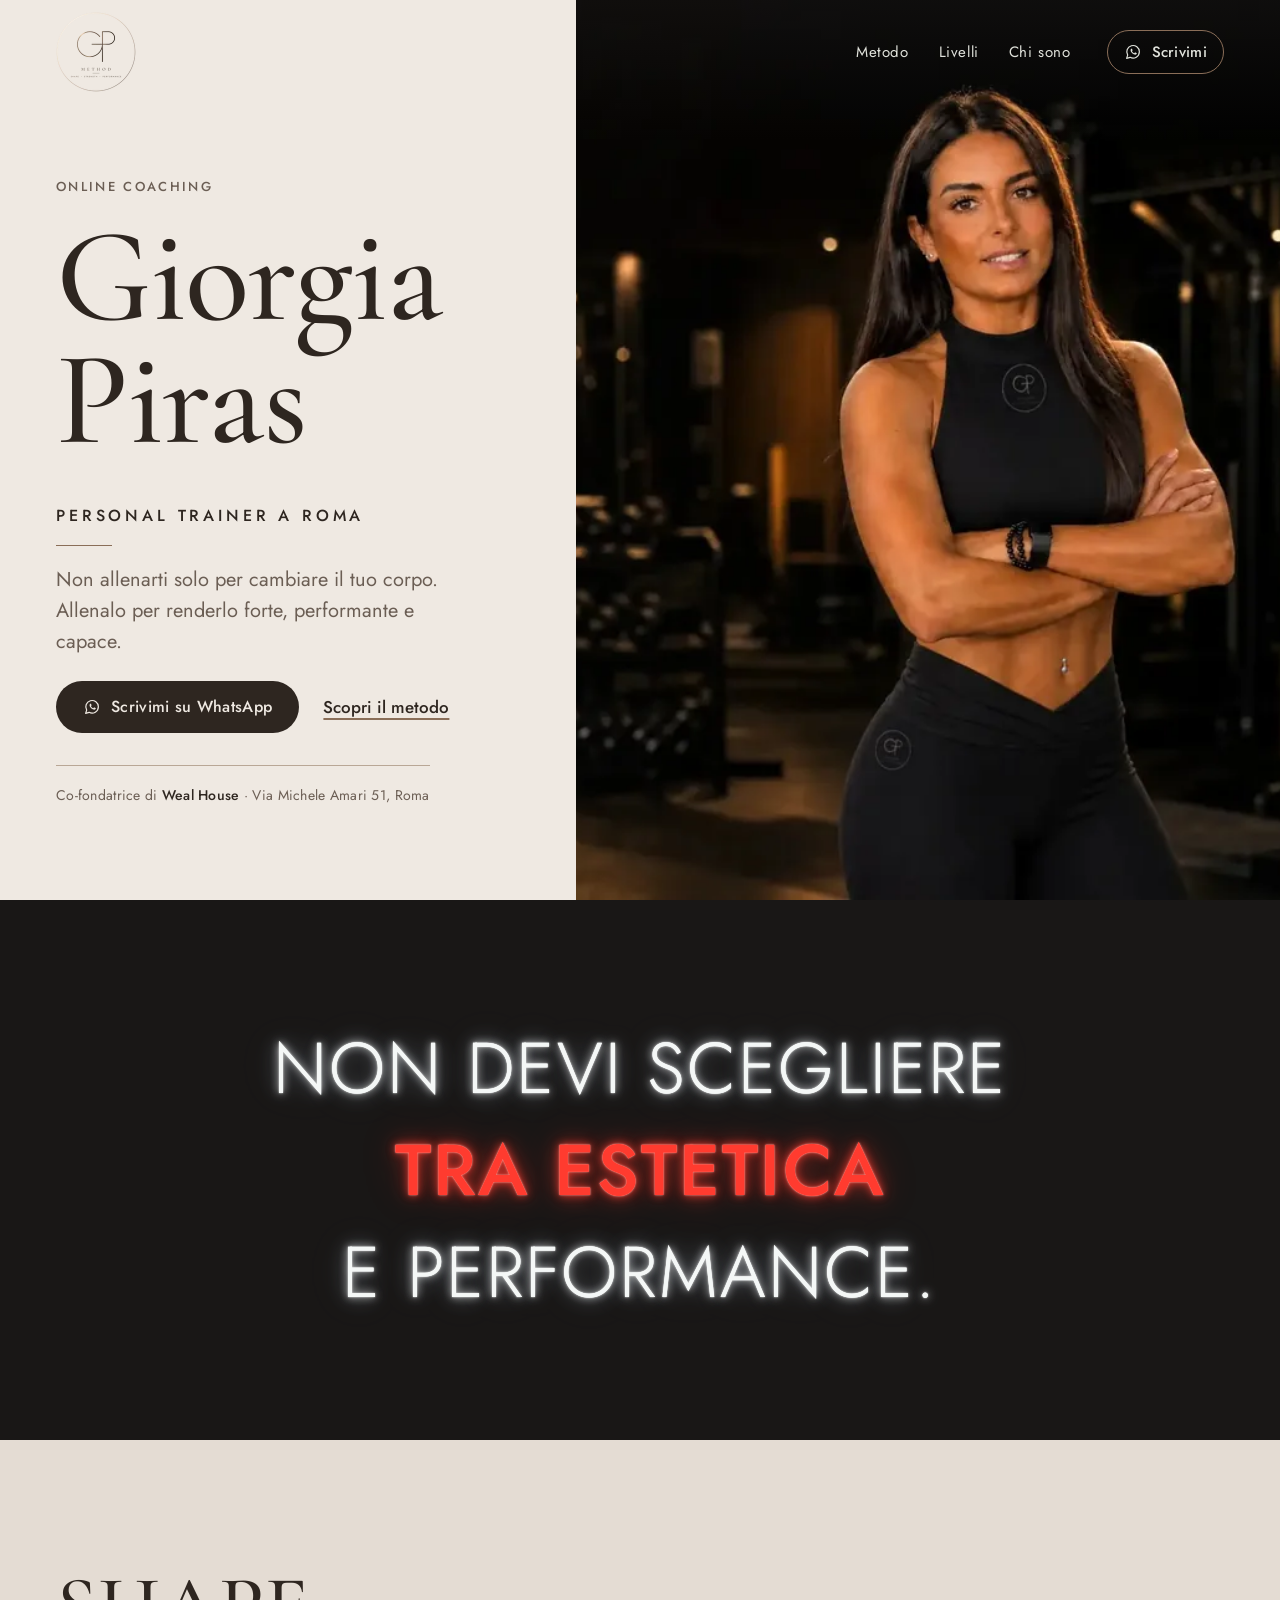
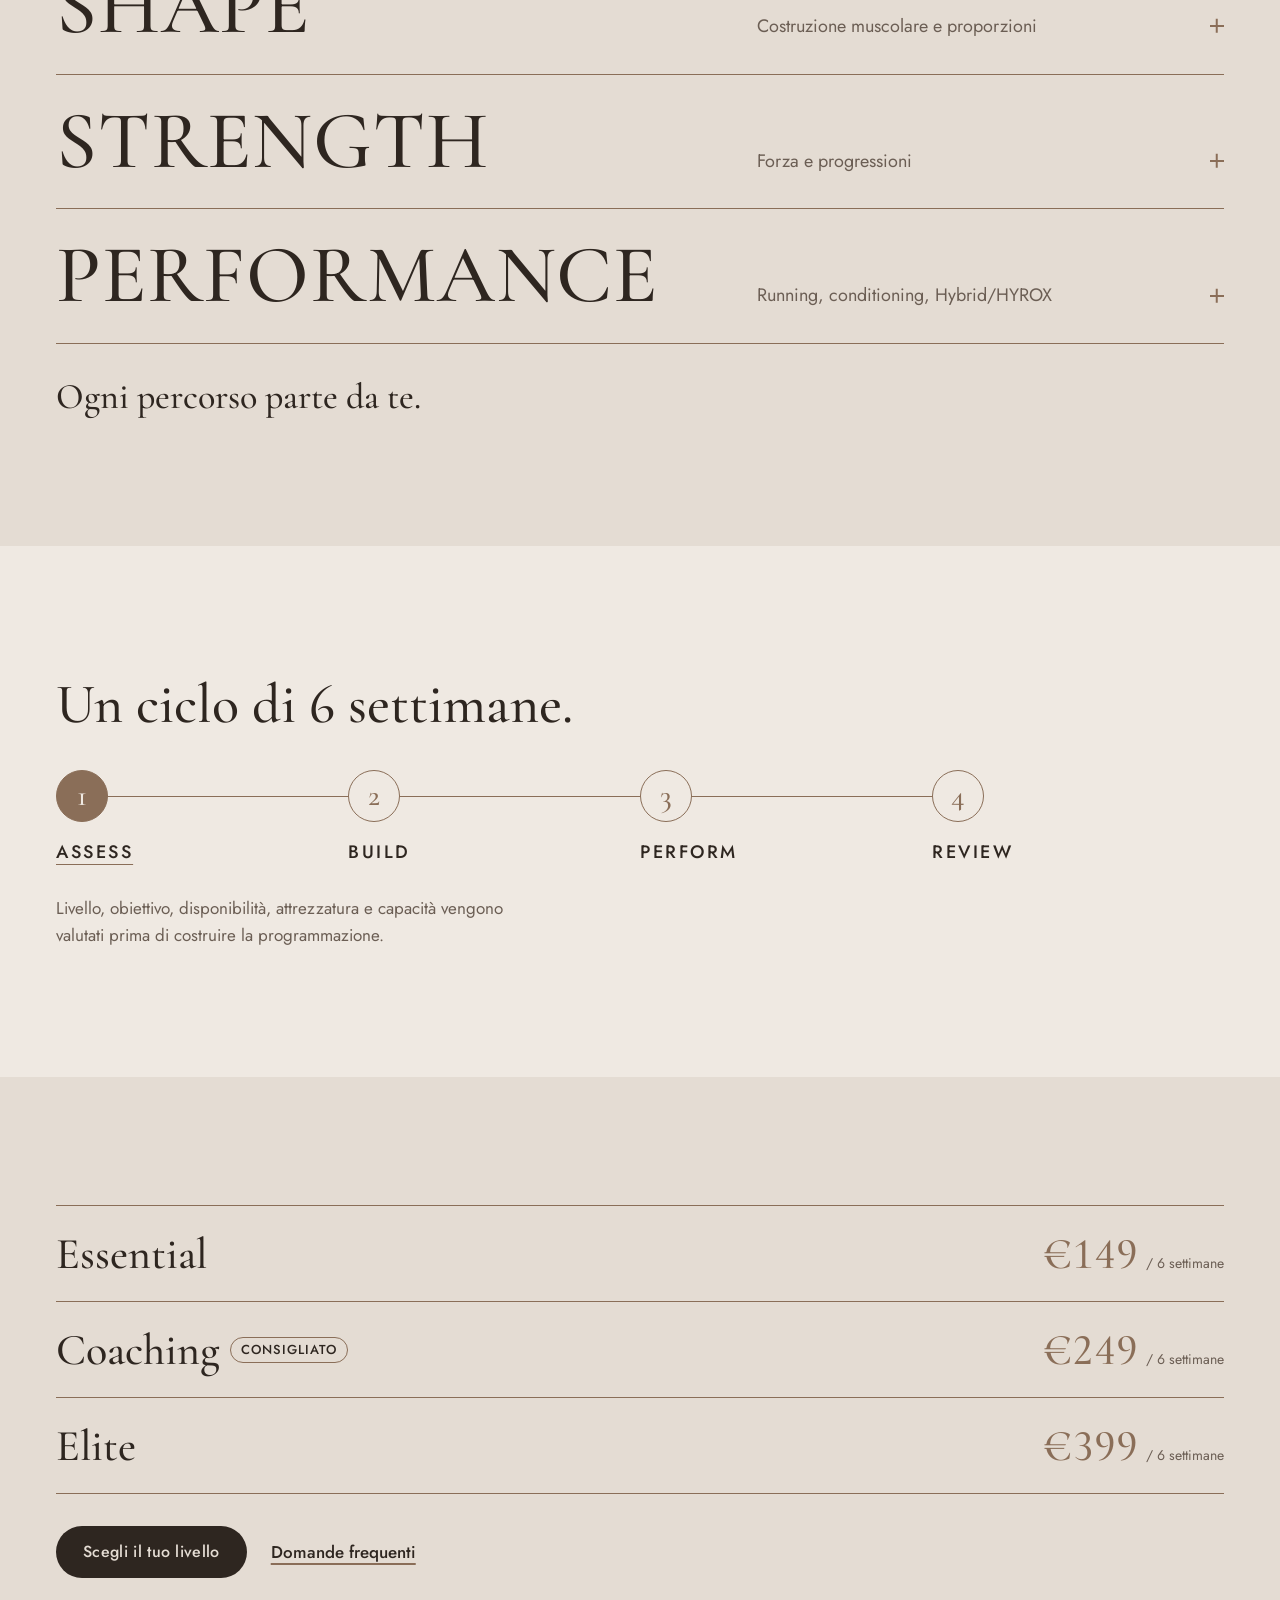
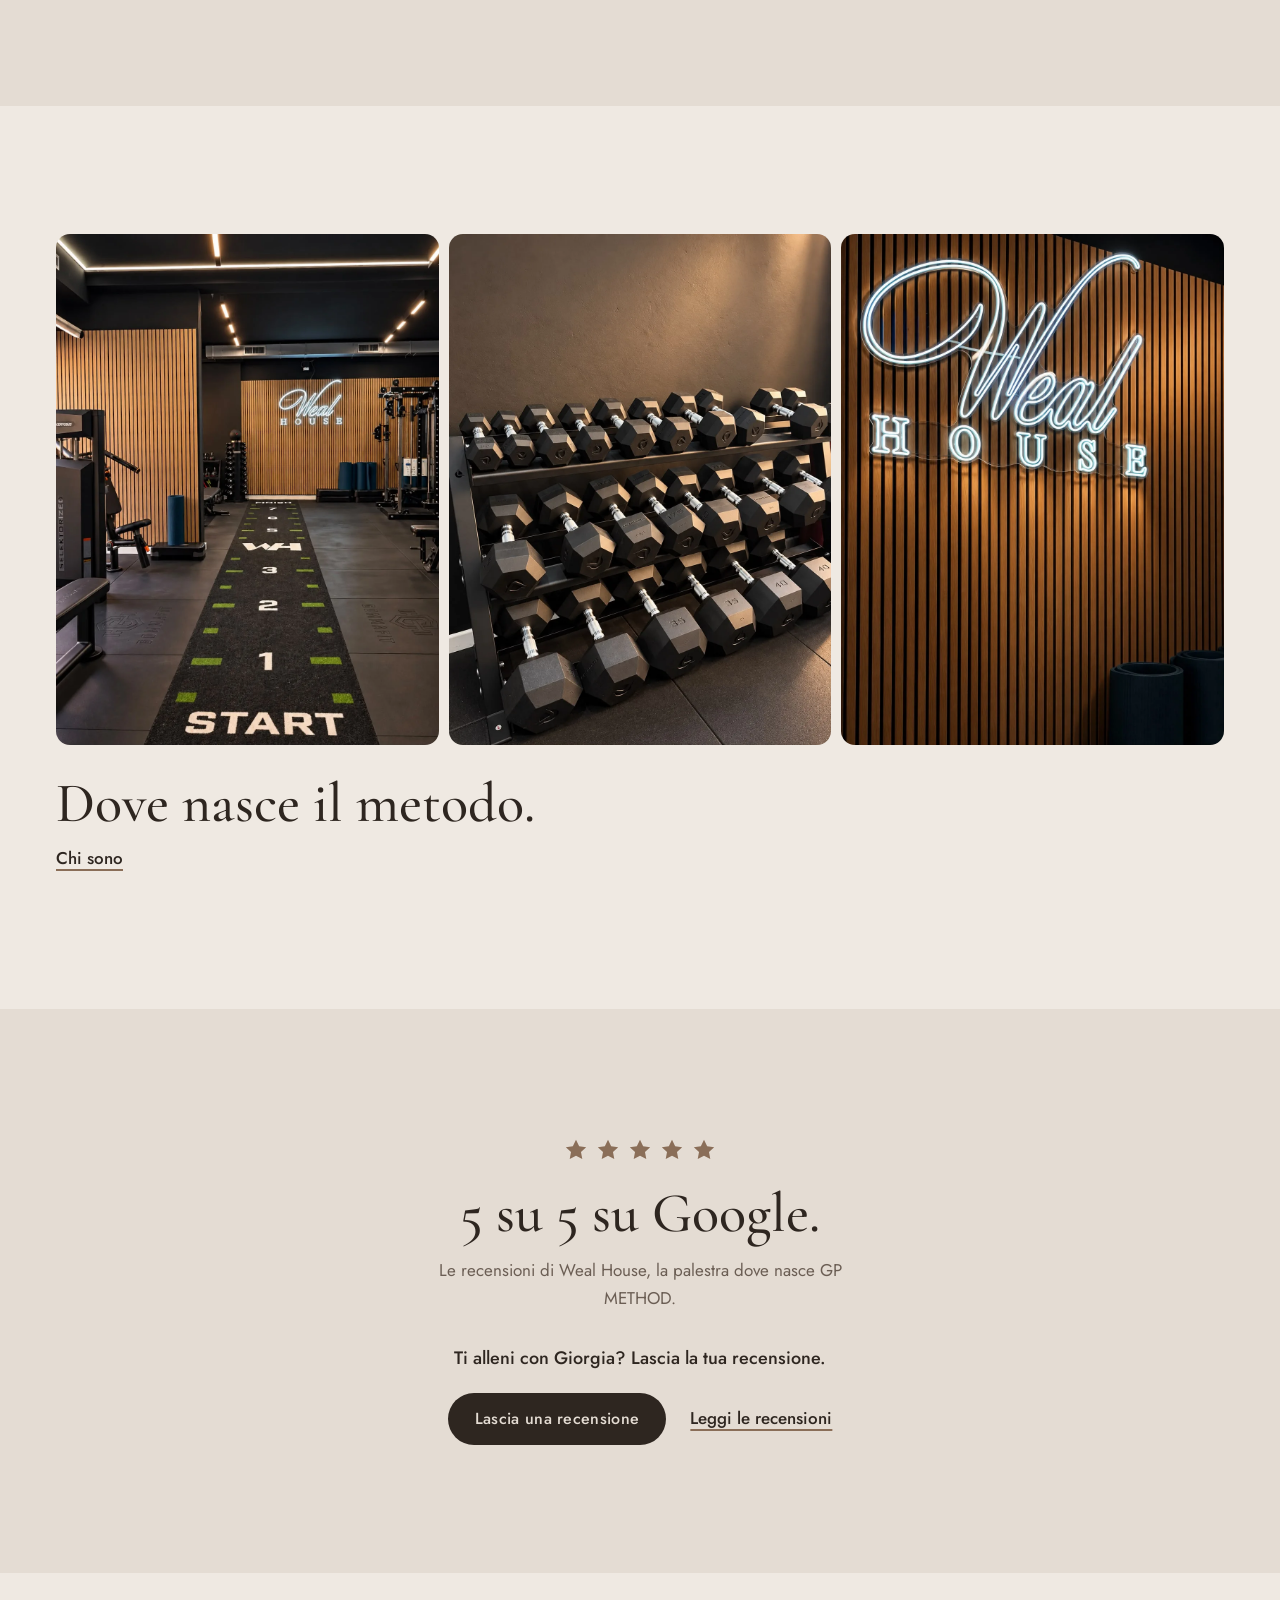
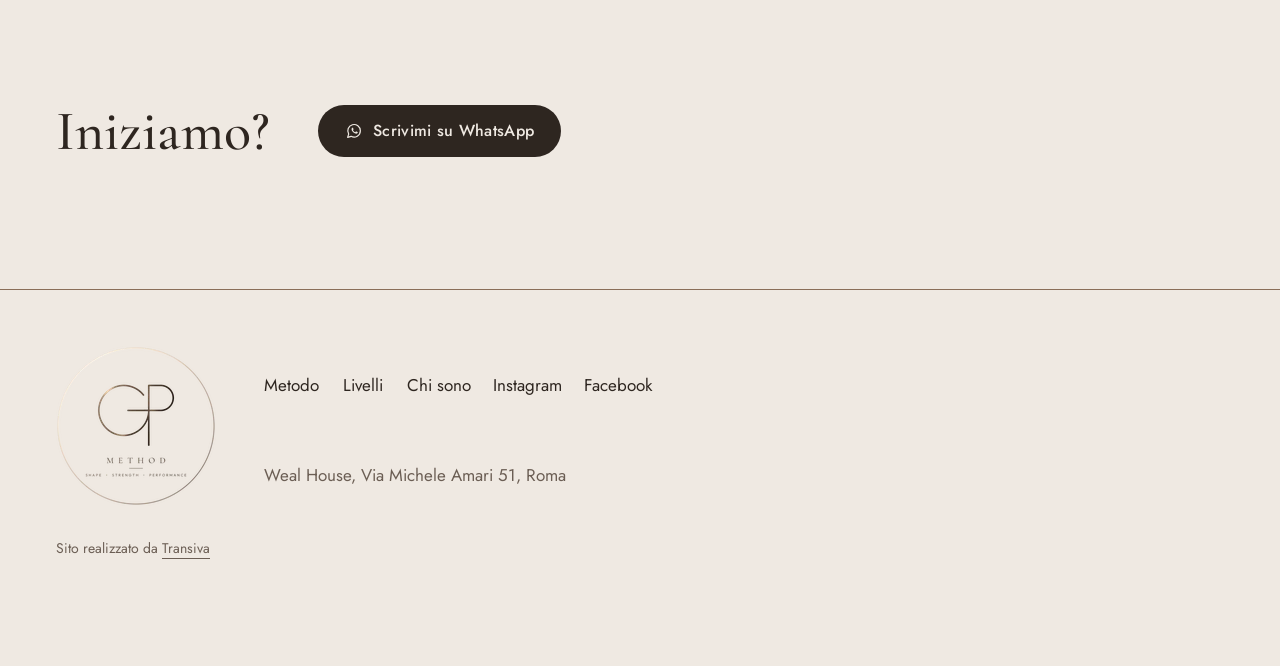
<file: chiaro/index.html>
<!doctype html>
<html lang="it">
<head>
  <meta charset="utf-8">
  <meta name="viewport" content="width=device-width, initial-scale=1, viewport-fit=cover">
  <title>GP METHOD | Coaching online di Giorgia Piras</title>
  <meta name="description" content="Coaching online di Giorgia Piras, personal trainer a Roma: shape, strength e performance in cicli di 6 settimane. Tre livelli, da €149.">
  <meta name="theme-color" content="#EFE9E2">
  <meta name="apple-mobile-web-app-status-bar-style" content="black-translucent">
  <meta name="color-scheme" content="light">
  <meta name="robots" content="noindex">
  <link rel="canonical" href="https://rodrigoapr01.github.io/gp-method/">
  <meta property="og:type" content="website">
  <meta property="og:locale" content="it_IT">
  <meta property="og:site_name" content="GP METHOD">
  <meta property="og:title" content="GP METHOD | Coaching online di Giorgia Piras">
  <meta property="og:description" content="Coaching online di Giorgia Piras, personal trainer a Roma: shape, strength e performance in cicli di 6 settimane. Tre livelli, da €149.">
  <meta property="og:url" content="https://rodrigoapr01.github.io/gp-method/">
  <meta property="og:image" content="https://rodrigoapr01.github.io/gp-method/assets/og/og-gp-method.jpg?v=2">
  <meta property="og:image:width" content="1200">
  <meta property="og:image:height" content="630">
  <meta property="og:image:alt" content="Logo GP METHOD">
  <meta name="twitter:card" content="summary_large_image">
  <meta name="twitter:image" content="https://rodrigoapr01.github.io/gp-method/assets/og/og-gp-method.jpg?v=2">
  <link rel="icon" href="../assets/brand/favicon/favicon-32.png" sizes="32x32" type="image/png">
  <link rel="icon" href="../assets/brand/favicon/favicon-512.png" sizes="512x512" type="image/png">
  <link rel="apple-touch-icon" href="../assets/brand/favicon/favicon-180.png">
  <link rel="preconnect" href="https://fonts.googleapis.com">
  <link rel="preconnect" href="https://fonts.gstatic.com" crossorigin>
  <link rel="stylesheet" href="https://fonts.googleapis.com/css2?family=Cormorant+Garamond:wght@500;600&family=Jost:wght@300;400;500;600&display=swap">
  <style>
    :root { --pl-bg: #EFE9E2; --pl-a: #8A6E58; --pl-b: #2E2620; }
    .pl { display: none; }
    html.pl-on { overflow: hidden; scrollbar-gutter: stable; }  /* scroll locked, no jump when the scrollbar returns */
    html.pl-on .pl { position: fixed; inset: 0; z-index: 100; display: grid; place-items: center; background: var(--pl-bg); touch-action: none;
      transition: opacity 400ms cubic-bezier(0.23, 1, 0.32, 1); }
    .pl-logo { width: 140px; height: auto; overflow: visible; transition: transform 400ms cubic-bezier(0.23, 1, 0.32, 1); }
    @media (min-width: 900px) { .pl-logo { width: 180px; } }
    .pl-a { stop-color: var(--pl-a); } .pl-b { stop-color: var(--pl-b); }
    .pl-gp, .pl-ring { fill: none; stroke: url(#pl-g); stroke-linecap: round; stroke-linejoin: round; stroke-dasharray: 1; stroke-dashoffset: 1; }
    .pl-gp { stroke-width: 7; animation: pl-draw 700ms cubic-bezier(0.77, 0, 0.175, 1) both; }
    .pl-ring { stroke-width: 3.5; animation: pl-draw 500ms cubic-bezier(0.77, 0, 0.175, 1) 500ms both; }
    .pl-text { fill: url(#pl-g); opacity: 0; transform: translateY(6px); transform-box: fill-box;
      animation: pl-rise 300ms cubic-bezier(0.23, 1, 0.32, 1) 900ms both; }
    @keyframes pl-draw { to { stroke-dashoffset: 0; } }
    @keyframes pl-rise { to { opacity: 1; transform: none; } }
    html.pl-out .pl { opacity: 0; }
    html.pl-out .pl-logo { transform: scale(0.96); }
    @media (prefers-reduced-motion: reduce) {
      .pl-gp, .pl-ring, .pl-text { animation: none; stroke-dashoffset: 0; opacity: 1; transform: none; }
      html.pl-out .pl-logo { transform: none; }
    }
  </style>
  <script>
    /* preloader: once per session; 1.6s in all (800ms with reduced motion), held until the page is parsed, never past 3s; skippable */
    (function () {
      try { if (sessionStorage.getItem('gp-pl')) return; sessionStorage.setItem('gp-pl', '1'); } catch (e) { return; }
      var d = document.documentElement, t0 = Date.now();
      var hold = matchMedia('(prefers-reduced-motion: reduce)').matches ? 400 : 1200, fade = 400, cap = 3000;
      d.classList.add('pl-on');
      var done = false;
      function finish() {
        if (done) return; done = true;
        d.classList.add('pl-out');
        setTimeout(function () { var p = document.getElementById('preloader'); if (p) p.remove(); d.classList.remove('pl-on', 'pl-out'); }, fade);
      }
      function check() {
        if (document.readyState !== 'loading' || Date.now() - t0 >= cap - fade) finish(); else setTimeout(check, 50);
      }
      setTimeout(check, hold);
      // a tap, a click or a key skips it: it is a welcome, it should never hold anyone up
      addEventListener('pointerdown', finish, { once: true });
      addEventListener('keydown', finish, { once: true });
    })();
  </script>
  <link rel="stylesheet" href="../styles.css">
  <link rel="stylesheet" href="css/tema-chiaro.css">
  <script>document.documentElement.classList.add('js')</script>
  <script src="../main.js" defer></script>
</head>
<body class="is-home">
  <div class="pl" id="preloader" aria-hidden="true">
    <svg class="pl-logo" viewBox="90 90 820 820" focusable="false">
      <defs><linearGradient id="pl-g" x1="200" y1="150" x2="800" y2="850" gradientUnits="userSpaceOnUse"><stop offset="0" class="pl-a"/><stop offset="1" class="pl-b"/></linearGradient></defs>
      <path class="pl-ring" d="M500,100 A400,400 0 1 1 500,900 A400,400 0 1 1 500,100" pathLength="1"/>
      <path class="pl-gp" d="M538.1,341.2 A128,128 0 1 0 565.3,420 L459,420 L565.3,420 L565.3,292 L626.7,292 A64,64 0 0 1 626.7,420 L565.3,420 L565.3,598" pathLength="1"/>
      <g class="pl-text"><circle cx="565.3" cy="420" r="5.6"/><path d="M354.2 685.3 354.6 664 355.6 664.1 355.2 685.3Q355.2 687.5 356 688.5Q356.8 689.5 358.9 689.5Q358.9 689.5 358.9 689.7Q358.9 690 358.9 690Q357.9 690 356.9 690Q355.9 689.9 354.7 689.9Q353.6 689.9 352.6 690Q351.6 690 350.7 690Q350.6 690 350.6 689.7Q350.6 689.5 350.7 689.5Q352.5 689.5 353.3 688.5Q354.1 687.5 354.2 685.3ZM384.1 689.5Q384.2 689.5 384.2 689.7Q384.2 690 384.1 690Q383.1 690 381.7 690Q380.4 689.9 379 689.9Q377.6 689.9 376.4 690Q375.3 690 374.3 690Q374.2 690 374.2 689.7Q374.2 689.5 374.3 689.5Q376.4 689.5 377.1 688.9Q377.7 688.4 377.6 686.5L376.8 665.6L378.2 663.7L366.9 689.7Q366.9 689.9 366.6 689.9Q366.3 689.9 366.2 689.7L355.4 666.6Q353.9 663.5 351 663.5Q350.9 663.5 350.9 663.3Q350.9 663 351 663Q351.7 663 352.5 663Q353.3 663.1 353.8 663.1Q354.5 663.1 355.1 663Q355.7 663 356 663Q356.6 663 356.9 663.4Q357.3 663.8 358 665.2L367.8 686L366.5 688.2L377 664.1Q377.2 663.6 377.6 663.3Q377.9 663 378.3 663Q378.6 663 379 663Q379.4 663.1 380 663.1Q381.2 663.1 381.9 663Q382.7 663 383.5 663Q383.6 663 383.6 663.3Q383.6 663.5 383.5 663.5Q381.4 663.5 380.4 664.1Q379.4 664.7 379.5 666.5L380.4 686.5Q380.4 687.8 380.7 688.4Q381 689 381.7 689.3Q382.5 689.5 384.1 689.5Z M429 690H410.9Q410.8 690 410.8 689.7Q410.8 689.5 410.9 689.5Q412.5 689.5 413.2 689.3Q414 689 414.3 688.4Q414.6 687.8 414.6 686.5V666.5Q414.6 665.2 414.3 664.6Q414 664 413.2 663.8Q412.5 663.5 410.9 663.5Q410.8 663.5 410.8 663.3Q410.8 663 410.9 663H428.2Q428.6 663 428.6 663.4L428.7 668.7Q428.7 668.8 428.5 668.8Q428.2 668.9 428.2 668.7Q428.1 666.4 426.8 665.2Q425.6 663.9 423.5 663.9H420.9Q419.4 663.9 418.7 664.1Q417.9 664.3 417.6 665Q417.4 665.6 417.4 666.7V686.3Q417.4 687.5 417.6 688.1Q417.9 688.7 418.6 688.9Q419.3 689.1 420.8 689.1H424.2Q426.3 689.1 427.7 687.6Q429.1 686.1 429.5 683.6Q429.5 683.5 429.8 683.5Q430.1 683.5 430.1 683.6Q429.9 684.8 429.8 686.4Q429.7 688 429.7 689.4Q429.7 690 429 690ZM426.6 680Q426.6 678 425.6 677.2Q424.7 676.4 422.5 676.4H416V675.5H422.6Q424.7 675.5 425.6 674.8Q426.5 674.1 426.5 672.5Q426.5 672.4 426.8 672.4Q427 672.4 427 672.5Q427 673.7 427 674.5Q427 675.2 427 676Q427 676.9 427 677.9Q427.1 678.8 427.1 680Q427.1 680 426.8 680Q426.6 680 426.6 680Z M464.3 663.8Q461.6 663.8 460.2 665.2Q458.8 666.6 458.3 669.9Q458.2 670 458 670Q457.7 669.9 457.7 669.9Q457.8 669.3 457.9 668.3Q458 667.3 458.1 666.1Q458.2 664.9 458.3 663.8Q458.3 662.8 458.3 662Q458.3 661.8 458.6 661.8Q458.9 661.8 458.9 662Q458.9 662.5 459.3 662.7Q459.7 662.9 460.2 662.9Q460.8 663 461.2 663Q464.9 663.1 469.9 663.1Q472.9 663.1 474.7 663.1Q476.5 663 478.2 663Q479.7 663 480.5 662.8Q481.3 662.6 481.5 661.9Q481.5 661.7 481.7 661.7Q482 661.7 482 661.9Q481.9 662.6 481.8 663.7Q481.7 664.8 481.7 666Q481.6 667.2 481.6 668.3Q481.6 669.3 481.6 669.9Q481.6 669.9 481.3 669.9Q481.1 669.9 481 669.9Q480.9 666.5 479.7 665.1Q478.4 663.8 475.5 663.8Q473.7 663.8 472.8 664Q471.9 664.1 471.6 664.7Q471.3 665.3 471.3 666.6V686.5Q471.3 687.8 471.6 688.4Q471.9 689 472.8 689.3Q473.7 689.5 475.5 689.5Q475.6 689.5 475.6 689.7Q475.6 690 475.5 690Q474.4 690 473 690Q471.5 689.9 469.9 689.9Q468.3 689.9 466.8 690Q465.4 690 464.2 690Q464.1 690 464.1 689.7Q464.1 689.5 464.2 689.5Q466 689.5 466.9 689.3Q467.9 689 468.2 688.4Q468.5 687.8 468.5 686.5V666.5Q468.5 665.2 468.2 664.6Q467.9 664.1 467 663.9Q466 663.8 464.3 663.8Z M532.1 666.6Q532.1 665.3 531.8 664.7Q531.6 664 530.8 663.8Q530 663.5 528.3 663.5Q528.2 663.5 528.2 663.3Q528.2 663 528.3 663Q529.3 663 530.6 663.1Q531.9 663.1 533.5 663.1Q534.9 663.1 536.3 663.1Q537.6 663 538.6 663Q538.8 663 538.8 663.3Q538.8 663.5 538.6 663.5Q537 663.5 536.2 663.8Q535.4 664 535.1 664.6Q534.8 665.2 534.8 666.5V686.5Q534.8 687.8 535.1 688.4Q535.4 689 536.2 689.3Q537 689.5 538.6 689.5Q538.8 689.5 538.8 689.7Q538.8 690 538.6 690Q537.6 690 536.3 690Q534.9 689.9 533.5 689.9Q531.9 689.9 530.6 690Q529.3 690 528.3 690Q528.2 690 528.2 689.7Q528.2 689.5 528.3 689.5Q530 689.5 530.8 689.3Q531.6 689 531.8 688.4Q532.1 687.8 532.1 686.5ZM514 676.4V675.5H533.3V676.4ZM512.7 686.5V666.5Q512.7 665.2 512.4 664.6Q512.2 664 511.4 663.8Q510.6 663.5 509 663.5Q508.9 663.5 508.9 663.3Q508.9 663 509 663Q510 663 511.3 663.1Q512.6 663.1 514.1 663.1Q515.7 663.1 517 663.1Q518.3 663 519.3 663Q519.4 663 519.4 663.3Q519.4 663.5 519.3 663.5Q517.7 663.5 516.9 663.8Q516.1 664 515.8 664.7Q515.5 665.3 515.5 666.6V686.5Q515.5 687.8 515.8 688.4Q516 689 516.9 689.3Q517.7 689.5 519.3 689.5Q519.4 689.5 519.4 689.7Q519.4 690 519.3 690Q518.2 690 516.9 690Q515.7 689.9 514.1 689.9Q512.6 689.9 511.3 690Q510 690 508.9 690Q508.8 690 508.8 689.7Q508.8 689.5 508.9 689.5Q510.5 689.5 511.3 689.3Q512.2 689 512.4 688.4Q512.7 687.8 512.7 686.5Z M579.9 690.5Q576.8 690.5 574.3 689.4Q571.8 688.3 570 686.4Q568.2 684.4 567.2 681.9Q566.2 679.4 566.2 676.5Q566.2 673 567.6 670.4Q569 667.8 571.2 666Q573.5 664.3 576.1 663.4Q578.8 662.5 581.4 662.5Q584.6 662.5 587.2 663.7Q589.7 664.8 591.5 666.8Q593.2 668.7 594.2 671.2Q595.1 673.6 595.1 676.2Q595.1 679.2 593.9 681.8Q592.7 684.4 590.6 686.4Q588.5 688.3 585.7 689.4Q583 690.5 579.9 690.5ZM581.5 689.6Q584.4 689.6 586.7 688.2Q589.1 686.8 590.4 684.1Q591.8 681.4 591.8 677.4Q591.8 673.4 590.3 670.2Q588.8 667.1 586.1 665.3Q583.4 663.5 579.7 663.5Q574.9 663.5 572.2 666.6Q569.5 669.7 569.5 675Q569.5 678.1 570.4 680.7Q571.2 683.4 572.8 685.4Q574.4 687.4 576.6 688.5Q578.8 689.6 581.5 689.6Z M634.2 690.2Q633 690.2 631.1 690Q629.3 689.9 627.8 689.9Q626.3 689.9 625 690Q623.7 690 622.6 690Q622.5 690 622.5 689.7Q622.5 689.5 622.6 689.5Q624.2 689.5 625 689.3Q625.8 689 626.1 688.4Q626.4 687.8 626.4 686.5V666.5Q626.4 665.2 626.1 664.6Q625.8 664 625 663.8Q624.3 663.5 622.7 663.5Q622.6 663.5 622.6 663.3Q622.6 663 622.7 663Q623.7 663 625 663.1Q626.3 663.1 627.8 663.1Q629.2 663.1 630.8 663Q632.4 662.9 633.6 662.9Q638.2 662.9 641.6 664.6Q645.1 666.4 647 669.4Q648.9 672.3 648.9 676Q648.9 679.3 647.7 681.9Q646.6 684.5 644.5 686.3Q642.5 688.2 639.8 689.2Q637.2 690.2 634.2 690.2ZM633.8 689.5Q637.2 689.5 639.9 688.1Q642.5 686.6 644.1 683.8Q645.6 681 645.6 677Q645.6 673.2 644.2 670.2Q642.7 667.2 640.2 665.4Q637.6 663.6 634 663.6Q631.4 663.6 630.3 664.1Q629.2 664.6 629.2 666.6V686Q629.2 687.8 630 688.7Q630.9 689.5 633.8 689.5Z"/><rect x="465" y="716" width="70" height="1.6"/><path d="M246.8 758.2Q245.3 758.2 244.3 757.6Q243.2 757.1 242.5 756.1L243.4 755.2Q244 756.1 244.9 756.5Q245.7 756.9 246.9 756.9Q248.1 756.9 248.8 756.4Q249.5 755.8 249.5 754.9Q249.5 754.1 249.2 753.7Q248.9 753.2 248.3 752.9Q247.7 752.6 247.1 752.3Q246.4 752.1 245.7 751.8Q245.1 751.6 244.5 751.2Q244 750.8 243.6 750.2Q243.3 749.5 243.3 748.6Q243.3 747.6 243.8 746.8Q244.3 746.1 245.1 745.7Q246 745.3 247.1 745.3Q248.3 745.3 249.2 745.8Q250.2 746.3 250.8 747.1L249.9 748Q249.3 747.3 248.6 746.9Q247.9 746.6 247 746.6Q245.9 746.6 245.3 747.1Q244.6 747.6 244.6 748.5Q244.6 749.2 245 749.6Q245.3 750.1 245.9 750.4Q246.4 750.6 247.1 750.9Q247.8 751.1 248.4 751.4Q249.1 751.7 249.7 752.1Q250.2 752.5 250.5 753.1Q250.9 753.8 250.9 754.8Q250.9 756.4 249.8 757.3Q248.7 758.2 246.8 758.2Z M259.1 758V745.5H260.5V758ZM267.3 758V745.5H268.7V758ZM260 752.2V750.9H267.7V752.2Z M276.6 758 281.8 745.5H282.8L287.8 758H286.4L282 747H282.5L278.1 758ZM279 754.7V753.6H285.5V754.7Z M296.7 753V751.8H300.4Q301.1 751.8 301.7 751.5Q302.3 751.2 302.7 750.6Q303 750 303 749.2Q303 748.4 302.7 747.9Q302.3 747.3 301.7 747Q301.1 746.7 300.4 746.7H296.7V745.5H300.5Q301.6 745.5 302.5 746Q303.4 746.4 303.9 747.3Q304.4 748.1 304.4 749.2Q304.4 750.4 303.9 751.2Q303.4 752.1 302.5 752.5Q301.6 753 300.5 753ZM295.8 758V745.5H297.1V758Z M312.6 758V745.5H313.9V758ZM313.5 758V756.8H320.8V758ZM313.5 752.2V751H320.2V752.2ZM313.5 746.7V745.5H320.7V746.7Z M349.5 753.1Q349 753.1 348.7 752.8Q348.3 752.6 348.1 752.3Q347.9 751.9 347.9 751.4Q347.9 751 348.1 750.6Q348.3 750.3 348.7 750Q349 749.8 349.5 749.8Q350 749.8 350.4 750Q350.7 750.3 350.9 750.6Q351.1 751 351.1 751.4Q351.1 751.9 350.9 752.3Q350.7 752.6 350.4 752.8Q350 753.1 349.5 753.1Z M382.4 758.2Q381 758.2 379.9 757.6Q378.9 757.1 378.1 756.1L379 755.2Q379.6 756.1 380.5 756.5Q381.3 756.9 382.5 756.9Q383.7 756.9 384.4 756.4Q385.2 755.8 385.2 754.9Q385.2 754.1 384.8 753.7Q384.5 753.2 383.9 752.9Q383.4 752.6 382.7 752.3Q382 752.1 381.4 751.8Q380.7 751.6 380.1 751.2Q379.6 750.8 379.2 750.2Q378.9 749.5 378.9 748.6Q378.9 747.6 379.4 746.8Q379.9 746.1 380.7 745.7Q381.6 745.3 382.7 745.3Q383.9 745.3 384.8 745.8Q385.8 746.3 386.4 747.1L385.5 748Q384.9 747.3 384.3 746.9Q383.6 746.6 382.6 746.6Q381.6 746.6 380.9 747.1Q380.2 747.6 380.2 748.5Q380.2 749.2 380.6 749.6Q380.9 750.1 381.5 750.4Q382 750.6 382.7 750.9Q383.4 751.1 384 751.4Q384.7 751.7 385.3 752.1Q385.8 752.5 386.2 753.1Q386.5 753.8 386.5 754.8Q386.5 756.4 385.4 757.3Q384.3 758.2 382.4 758.2Z M398.2 758V745.9H399.6V758ZM393.8 746.7V745.5H404V746.7Z M412.8 752.4V751.3H416.4Q417.7 751.3 418.3 750.7Q419 750 419 749Q419 748 418.3 747.3Q417.7 746.7 416.4 746.7H412.8V745.5H416.4Q417.6 745.5 418.5 745.9Q419.4 746.4 419.9 747.2Q420.3 748 420.3 749Q420.3 750 419.9 750.8Q419.4 751.6 418.5 752Q417.6 752.4 416.4 752.4ZM411.9 758V745.5H413.3V758ZM419.5 758 414.8 752.2 416.1 751.8 421.2 758Z M429.2 758V745.5H430.5V758ZM430 758V756.8H437.4V758ZM430 752.2V751H436.8V752.2ZM430 746.7V745.5H437.3V746.7Z M445.6 758V745.5H446.5L446.9 747.1V758ZM454.2 758 446.3 747.3 446.5 745.5 454.4 756.2ZM454.2 758 453.8 756.5V745.5H455.2V758Z M469.7 758.2Q468.4 758.2 467.2 757.7Q466.1 757.2 465.2 756.3Q464.4 755.4 463.9 754.3Q463.4 753.1 463.4 751.7Q463.4 750.4 463.9 749.2Q464.4 748 465.3 747.2Q466.1 746.3 467.3 745.8Q468.4 745.3 469.8 745.3Q471.3 745.3 472.6 745.9Q473.8 746.5 474.6 747.6L473.7 748.5Q473.1 747.6 472.1 747.1Q471 746.6 469.8 746.6Q468.3 746.6 467.2 747.3Q466.1 747.9 465.5 749.1Q464.8 750.2 464.8 751.8Q464.8 753.2 465.5 754.4Q466.1 755.6 467.2 756.2Q468.3 756.9 469.7 756.9Q471.1 756.9 472.1 756.3Q473.1 755.8 473.7 754.7Q474.2 753.6 474.3 752.1L475 752.7H469.6V751.5H475.6V751.7Q475.6 753.8 474.9 755.2Q474.1 756.7 472.8 757.4Q471.5 758.2 469.7 758.2Z M487.3 758V745.9H488.6V758ZM482.9 746.7V745.5H493V746.7Z M501 758V745.5H502.3V758ZM509.2 758V745.5H510.5V758ZM501.9 752.2V750.9H509.6V752.2Z M540 753.1Q539.5 753.1 539.1 752.8Q538.8 752.6 538.6 752.3Q538.4 751.9 538.4 751.4Q538.4 751 538.6 750.6Q538.8 750.3 539.1 750Q539.5 749.8 540 749.8Q540.5 749.8 540.8 750Q541.2 750.3 541.4 750.6Q541.6 751 541.6 751.4Q541.6 751.9 541.4 752.3Q541.2 752.6 540.8 752.8Q540.5 753.1 540 753.1Z M570.3 753V751.8H574Q574.7 751.8 575.3 751.5Q576 751.2 576.3 750.6Q576.7 750 576.7 749.2Q576.7 748.4 576.3 747.9Q576 747.3 575.3 747Q574.7 746.7 574 746.7H570.3V745.5H574.1Q575.2 745.5 576.1 746Q577 746.4 577.5 747.3Q578 748.1 578 749.2Q578 750.4 577.5 751.2Q577 752.1 576.1 752.5Q575.2 753 574.1 753ZM569.4 758V745.5H570.8V758Z M586.2 758V745.5H587.5V758ZM587.1 758V756.8H594.4V758ZM587.1 752.2V751H593.8V752.2ZM587.1 746.7V745.5H594.3V746.7Z M603.5 752.4V751.3H607.1Q608.3 751.3 609 750.7Q609.6 750 609.6 749Q609.6 748 609 747.3Q608.3 746.7 607.1 746.7H603.5V745.5H607.1Q608.3 745.5 609.2 745.9Q610 746.4 610.5 747.2Q611 748 611 749Q611 750 610.5 750.8Q610 751.6 609.2 752Q608.3 752.4 607.1 752.4ZM602.6 758V745.5H603.9V758ZM610.2 758 605.5 752.2 606.8 751.8 611.9 758Z M619.8 758V745.5H621.1V758ZM620.7 752.4V751.1H627.4V752.4ZM620.7 746.7V745.5H627.7V746.7Z M641.5 758.2Q640.1 758.2 639 757.7Q637.9 757.2 637 756.3Q636.2 755.4 635.7 754.2Q635.2 753.1 635.2 751.7Q635.2 750.4 635.7 749.2Q636.1 748.1 637 747.2Q637.8 746.3 639 745.8Q640.1 745.3 641.4 745.3Q642.8 745.3 643.9 745.8Q645 746.3 645.9 747.2Q646.7 748.1 647.2 749.2Q647.7 750.4 647.7 751.8Q647.7 753.1 647.2 754.3Q646.7 755.4 645.9 756.3Q645 757.2 643.9 757.7Q642.8 758.2 641.5 758.2ZM641.4 756.9Q642.8 756.9 643.9 756.2Q645 755.6 645.7 754.4Q646.3 753.2 646.3 751.7Q646.3 750.6 645.9 749.7Q645.6 748.8 644.9 748.1Q644.3 747.4 643.4 747Q642.5 746.6 641.4 746.6Q640 746.6 638.9 747.3Q637.8 747.9 637.2 749.1Q636.6 750.2 636.6 751.7Q636.6 752.8 636.9 753.8Q637.3 754.7 638 755.4Q638.6 756.1 639.5 756.5Q640.4 756.9 641.4 756.9Z M656.8 752.4V751.3H660.5Q661.7 751.3 662.3 750.7Q663 750 663 749Q663 748 662.4 747.3Q661.7 746.7 660.5 746.7H656.8V745.5H660.5Q661.7 745.5 662.5 745.9Q663.4 746.4 663.9 747.2Q664.4 748 664.4 749Q664.4 750 663.9 750.8Q663.4 751.6 662.5 752Q661.7 752.4 660.5 752.4ZM656 758V745.5H657.3V758ZM663.5 758 658.8 752.2 660.1 751.8 665.2 758Z M673.2 758V745.5H674.1L679.5 754.4H678.9L684.2 745.5H685.2V758H683.9V747.8L684.2 747.9L679.7 755.3H678.7L674.2 747.9L674.5 747.8V758Z M693.2 758 698.3 745.5H699.3L704.4 758H702.9L698.5 747H699L694.6 758ZM695.5 754.7V753.6H702V754.7Z M712.3 758V745.5H713.3L713.7 747.1V758ZM721 758 713.1 747.3 713.3 745.5 721.2 756.2ZM721 758 720.6 756.5V745.5H721.9V758Z M736.5 758.2Q735.1 758.2 734 757.7Q732.8 757.2 732 756.3Q731.1 755.4 730.7 754.3Q730.2 753.1 730.2 751.7Q730.2 750.4 730.7 749.2Q731.1 748.1 732 747.2Q732.8 746.3 734 745.8Q735.1 745.3 736.4 745.3Q737.9 745.3 739 745.8Q740.2 746.3 741 747.2L740.1 748.1Q739.4 747.4 738.5 747Q737.6 746.6 736.4 746.6Q735.4 746.6 734.5 747Q733.6 747.4 733 748.1Q732.3 748.8 731.9 749.7Q731.6 750.6 731.6 751.7Q731.6 752.8 731.9 753.8Q732.3 754.7 733 755.4Q733.6 756.1 734.5 756.5Q735.4 756.9 736.5 756.9Q737.7 756.9 738.6 756.5Q739.5 756.1 740.2 755.3L741.1 756.3Q740.3 757.2 739.1 757.7Q737.9 758.2 736.5 758.2Z M749.1 758V745.5H750.5V758ZM750 758V756.8H757.4V758ZM750 752.2V751H756.8V752.2ZM750 746.7V745.5H757.3V746.7Z"/></g>
    </svg>
  </div>
  <a class="skip" href="#main">Vai al contenuto</a>
  <header class="top">
    <a class="brand" href="index.html"><picture><source media="(min-width: 900px)" type="image/webp" sizes="80px" srcset="../assets/brand/GP-logo-metallo-scuro-160.webp 160w, ../assets/brand/GP-logo-metallo-scuro-320.webp 320w, ../assets/brand/GP-logo-metallo-scuro-640.webp 640w"><source type="image/webp" sizes="80px" srcset="../assets/brand/GP-logo-metallo-chiaro-160.webp 160w, ../assets/brand/GP-logo-metallo-chiaro-320.webp 320w, ../assets/brand/GP-logo-metallo-chiaro-640.webp 640w"><img class="brand-logo" src="../assets/brand/GP-logo-metallo-chiaro.png" width="80" height="80" alt="GP METHOD" fetchpriority="high" decoding="async"></picture></a>
    <nav class="top-nav" aria-label="Principale"><a href="index.html#metodo">Metodo</a><a href="livelli.html">Livelli</a><a href="chi-sono.html">Chi sono</a></nav>
    <a class="btn btn--secondary btn--sm top-wa" data-wa="Ciao Giorgia, vorrei informazioni su GP METHOD." href="#contatti"><svg class="i-wa" viewBox="0 0 24 24" aria-hidden="true" focusable="false"><path fill="none" stroke="currentColor" stroke-width="1.6" stroke-linejoin="round" d="M20.5 11.7a8.4 8.4 0 0 1-12.4 7.4L3.5 20.5l1.4-4.4a8.4 8.4 0 1 1 15.6-4.4z"/><path fill="currentColor" d="M9.1 7.9c.2-.4.4-.4.6-.4h.5c.2 0 .4 0 .5.3l.7 1.7c.1.2 0 .4-.1.6l-.5.6c-.1.1-.2.3 0 .5a5.6 5.6 0 0 0 2.6 2.3c.2.1.4.1.5-.1l.7-.8c.2-.2.3-.2.5-.1l1.6.8c.2.1.3.2.3.3v.5c0 .5-.4 1.1-1 1.3-.6.3-1.6.3-3-.3a8.6 8.6 0 0 1-3.7-3.5c-.7-1.2-.6-2.3-.2-3.2z"/></svg><span>Scrivimi</span></a>
    <button class="menu-btn" type="button" aria-haspopup="dialog" aria-controls="menu" aria-label="Apri il menu"><span></span><span></span></button>
  </header>

  <dialog class="menu" id="menu" aria-label="Menu">
    <a class="menu-logo" href="index.html"><picture><source type="image/webp" sizes="72px" srcset="../assets/brand/GP-logo-metallo-scuro-160.webp 160w, ../assets/brand/GP-logo-metallo-scuro-320.webp 320w, ../assets/brand/GP-logo-metallo-scuro-640.webp 640w"><img class="menu-logo-img" src="../assets/brand/GP-logo-metallo-scuro.png" width="72" height="72" alt="GP METHOD" loading="lazy" decoding="async"></picture></a>
    <button class="menu-close" type="button" aria-label="Chiudi il menu"><svg viewBox="0 0 24 24" aria-hidden="true" focusable="false"><path d="M6 6l12 12M18 6L6 18" fill="none" stroke="currentColor" stroke-width="1.6" stroke-linecap="round"/></svg></button>
    <nav aria-label="Menu"><a href="index.html#metodo">Metodo</a><a href="livelli.html">Livelli</a><a href="chi-sono.html">Chi sono</a></nav>
    <a class="btn btn--primary" data-wa="Ciao Giorgia, vorrei informazioni su GP METHOD." href="#contatti"><svg class="i-wa" viewBox="0 0 24 24" aria-hidden="true" focusable="false"><path fill="none" stroke="currentColor" stroke-width="1.6" stroke-linejoin="round" d="M20.5 11.7a8.4 8.4 0 0 1-12.4 7.4L3.5 20.5l1.4-4.4a8.4 8.4 0 1 1 15.6-4.4z"/><path fill="currentColor" d="M9.1 7.9c.2-.4.4-.4.6-.4h.5c.2 0 .4 0 .5.3l.7 1.7c.1.2 0 .4-.1.6l-.5.6c-.1.1-.2.3 0 .5a5.6 5.6 0 0 0 2.6 2.3c.2.1.4.1.5-.1l.7-.8c.2-.2.3-.2.5-.1l1.6.8c.2.1.3.2.3.3v.5c0 .5-.4 1.1-1 1.3-.6.3-1.6.3-3-.3a8.6 8.6 0 0 1-3.7-3.5c-.7-1.2-.6-2.3-.2-3.2z"/></svg><span>Scrivimi su WhatsApp</span></a>
  </dialog>

  <main id="main">
    <section class="hero" aria-labelledby="hero-title">
      <div class="hero-copy">
        <p class="kicker" lang="en">Online coaching</p>
        <h1 id="hero-title" class="hero-name">Giorgia Piras<span class="hero-role">Personal trainer a Roma</span></h1>
        <span class="hero-rule" aria-hidden="true"></span>
        <p class="hero-line">Non allenarti solo per cambiare il tuo corpo. Allenalo per renderlo forte, performante e capace.</p>
        <div class="hero-actions">
          <a class="btn btn--primary" data-wa="Ciao Giorgia, vorrei informazioni su GP METHOD." href="#contatti"><svg class="i-wa" viewBox="0 0 24 24" aria-hidden="true" focusable="false"><path fill="none" stroke="currentColor" stroke-width="1.6" stroke-linejoin="round" d="M20.5 11.7a8.4 8.4 0 0 1-12.4 7.4L3.5 20.5l1.4-4.4a8.4 8.4 0 1 1 15.6-4.4z"/><path fill="currentColor" d="M9.1 7.9c.2-.4.4-.4.6-.4h.5c.2 0 .4 0 .5.3l.7 1.7c.1.2 0 .4-.1.6l-.5.6c-.1.1-.2.3 0 .5a5.6 5.6 0 0 0 2.6 2.3c.2.1.4.1.5-.1l.7-.8c.2-.2.3-.2.5-.1l1.6.8c.2.1.3.2.3.3v.5c0 .5-.4 1.1-1 1.3-.6.3-1.6.3-3-.3a8.6 8.6 0 0 1-3.7-3.5c-.7-1.2-.6-2.3-.2-3.2z"/></svg><span>Scrivimi su WhatsApp</span></a>
          <a class="text-link" href="#metodo">Scopri il metodo</a>
        </div>
        <p class="hero-proof"><span class="nowrap">Co-fondatrice</span> di <strong>Weal House</strong> · Via Michele Amari 51, Roma</p>
      </div>
      <figure class="hero-photo">
        <picture>
          <source media="(max-width: 767px)" type="image/webp" srcset="../assets/hero/GP_hero_giorgia_mobile_palestra-900.webp?v=9 900w, ../assets/hero/GP_hero_giorgia_mobile_palestra-1280.webp?v=9 1280w, ../assets/hero/GP_hero_giorgia_mobile_palestra.webp?v=9 1920w" sizes="100vw" width="1920" height="3395">
          <source media="(max-width: 767px)" srcset="../assets/hero/GP_hero_giorgia_mobile_palestra.jpg?v=9" width="1920" height="3395">
          <source type="image/webp" srcset="../assets/hero/GP_hero_giorgia_desktop_palestra-900.webp?v=9 900w, ../assets/hero/GP_hero_giorgia_desktop_palestra-1280.webp?v=9 1280w, ../assets/hero/GP_hero_giorgia_desktop_palestra.webp?v=9 1920w" sizes="100vw" width="1920" height="1086">
          <img src="../assets/hero/GP_hero_giorgia_desktop_palestra.jpg?v=9" width="1920" height="1086" alt="Giorgia Piras, personal trainer" fetchpriority="high" decoding="async">
        </picture>
      </figure>
    </section>

    <section class="usp" aria-labelledby="usp-title">
      <h2 id="usp-title" class="neon" data-neon>
        <span class="neon-line neon-line--white" data-text="Non devi scegliere">Non devi scegliere</span>
        <span class="neon-line neon-line--red" data-text="tra estetica">tra estetica</span>
        <span class="neon-line neon-line--white" data-text="e performance.">e performance.</span>
      </h2>
    </section>

    <section class="method light" id="metodo" aria-labelledby="method-title">
      <h2 id="method-title" class="sr-only">Il metodo</h2>
      <ul class="pillars" role="list"><li><button class="pillar-btn" type="button" aria-expanded="false" aria-controls="m-shape"><span class="pillar-word" lang="en">Shape</span><span class="pillar-line">Costruzione muscolare e proporzioni<span class="plus" aria-hidden="true"></span></span></button><div class="more-panel" id="m-shape"><div><p>Lavoro mirato per costruire muscolo e migliorare le proporzioni, con warm-up specifici e i video degli esercizi per eseguirli bene.</p></div></div></li><li><button class="pillar-btn" type="button" aria-expanded="false" aria-controls="m-strength"><span class="pillar-word" lang="en">Strength</span><span class="pillar-line">Forza e progressioni<span class="plus" aria-hidden="true"></span></span></button><div class="more-panel" id="m-strength"><div><p>Progressioni dalla Week 1 alla Week 6, con RPE e indicazioni sui carichi: sai sempre quanto spingere e quando aumentare.</p></div></div></li><li><button class="pillar-btn" type="button" aria-expanded="false" aria-controls="m-performance"><span class="pillar-word" lang="en">Performance</span><span class="pillar-line">Running, conditioning, Hybrid/HYROX<span class="plus" aria-hidden="true"></span></span></button><div class="more-panel" id="m-performance"><div><p>Conditioning e linee guida cardio dentro la stessa programmazione, per allenare anche fiato e capacità di lavoro.</p></div></div></li></ul>
      <p class="method-close">Ogni percorso parte da te.</p>
    </section>

    <section class="cycle" aria-labelledby="cycle-title">
      <h2 id="cycle-title" class="title">Un ciclo di 6 settimane.</h2>
      <div class="steps-wrap" data-steps><ol class="steps "><li><button class="step" type="button" aria-pressed="true" aria-controls="cycle-note" data-note="Livello, obiettivo, disponibilità, attrezzatura e capacità vengono valutati prima di costruire la programmazione."><span class="step-n" aria-hidden="true">1</span><span class="step-w" lang="en">Assess</span></button></li><li><button class="step" type="button" aria-pressed="false" aria-controls="cycle-note" data-note="La programmazione prende forma sulle tue giornate, con progressioni dalla Week 1 alla Week 6."><span class="step-n" aria-hidden="true">2</span><span class="step-w" lang="en">Build</span></button></li><li><button class="step" type="button" aria-pressed="false" aria-controls="cycle-note" data-note="Ti alleni con RPE e indicazioni sui carichi; con Coaching ed Elite arrivano anche check e analisi dei video."><span class="step-n" aria-hidden="true">3</span><span class="step-w" lang="en">Perform</span></button></li><li><button class="step" type="button" aria-pressed="false" aria-controls="cycle-note" data-note="A fine ciclo il check finale: Review con Coaching, GP Performance Review con Elite."><span class="step-n" aria-hidden="true">4</span><span class="step-w" lang="en">Review</span></button></li></ol><p class="step-note" id="cycle-note" aria-live="polite">Livello, obiettivo, disponibilità, attrezzatura e capacità vengono valutati prima di costruire la programmazione.</p></div>
    </section>

    <section class="preview light" aria-labelledby="preview-title">
      <h2 id="preview-title" class="sr-only">I livelli</h2>
      <ul class="rows" role="list">
        <li><a class="row" href="livelli.html#essential"><span class="row-name">Essential</span><span class="row-price"><strong>€149</strong> <span>/ 6 settimane</span></span></a></li>
        <li><a class="row" href="livelli.html#coaching"><span class="row-name">Coaching <span class="badge">Consigliato</span></span><span class="row-price"><strong>€249</strong> <span>/ 6 settimane</span></span></a></li>
        <li><a class="row" href="livelli.html#elite"><span class="row-name">Elite</span><span class="row-price"><strong>€399</strong> <span>/ 6 settimane</span></span></a></li>
      </ul>
      <div class="preview-actions">
        <a class="btn btn--dark" href="livelli.html">Scegli il tuo livello</a>
        <a class="text-link" href="livelli.html#faq">Domande frequenti</a>
      </div>
    </section>

    <section class="place" aria-labelledby="place-title">
      <div class="strip">
        <picture><source type="image/webp" srcset="../assets/palestra/sala-pista-sled.webp" sizes="(min-width: 900px) 33vw, 70vw"><img src="../assets/palestra/sala-pista-sled.jpg" width="1058" height="1411" alt="Sala della palestra con la pista da sled, la scritta START e i numeri a terra" loading="lazy" decoding="async"></picture>
        <picture><source type="image/webp" srcset="../assets/palestra/manubri.webp" sizes="(min-width: 900px) 33vw, 70vw"><img src="../assets/palestra/manubri.jpg" width="1086" height="1448" alt="Rastrelliera di manubri esagonali neri" loading="lazy" decoding="async"></picture>
        <picture><source type="image/webp" srcset="../assets/palestra/neon-weal-house.webp" sizes="(min-width: 900px) 33vw, 70vw"><img src="../assets/palestra/neon-weal-house.jpg" width="1086" height="1448" alt="Insegna al neon Weal House sul muro a doghe di legno" loading="lazy" decoding="async"></picture>
      </div>
      <div class="place-copy">
        <h2 id="place-title" class="title">Dove nasce il metodo.</h2>
        <a class="text-link" href="chi-sono.html">Chi sono</a>
      </div>
    </section>

    <section class="reviews light" aria-labelledby="reviews-home">
      <p class="stars" role="img" aria-label="5 stelle su 5"><svg viewBox="0 0 24 24" focusable="false"><path d="M12 2.6l2.9 6 6.5.8-4.8 4.5 1.2 6.5L12 17.2l-5.8 3.2 1.2-6.5L2.6 9.4l6.5-.8z"/></svg><svg viewBox="0 0 24 24" focusable="false"><path d="M12 2.6l2.9 6 6.5.8-4.8 4.5 1.2 6.5L12 17.2l-5.8 3.2 1.2-6.5L2.6 9.4l6.5-.8z"/></svg><svg viewBox="0 0 24 24" focusable="false"><path d="M12 2.6l2.9 6 6.5.8-4.8 4.5 1.2 6.5L12 17.2l-5.8 3.2 1.2-6.5L2.6 9.4l6.5-.8z"/></svg><svg viewBox="0 0 24 24" focusable="false"><path d="M12 2.6l2.9 6 6.5.8-4.8 4.5 1.2 6.5L12 17.2l-5.8 3.2 1.2-6.5L2.6 9.4l6.5-.8z"/></svg><svg viewBox="0 0 24 24" focusable="false"><path d="M12 2.6l2.9 6 6.5.8-4.8 4.5 1.2 6.5L12 17.2l-5.8 3.2 1.2-6.5L2.6 9.4l6.5-.8z"/></svg></p>
      <h2 id="reviews-home" class="title">5 su 5 su Google.</h2>
      <p class="reviews-sub">Le recensioni di Weal House, la palestra dove nasce GP METHOD.</p>
      <p class="reviews-ask">Ti alleni con Giorgia? Lascia la tua recensione.</p>
      <div class="reviews-actions">
        <a class="btn btn--dark" href="https://www.google.com/maps?cid=5456743492543164649" target="_blank" rel="noopener">Lascia una recensione</a>
        <a class="text-link" href="https://www.google.com/maps?cid=5456743492543164649" target="_blank" rel="noopener">Leggi le recensioni</a>
      </div>
    </section>

    <section class="close" aria-labelledby="close-title">
      <h2 id="close-title" class="title">Iniziamo?</h2>
      <a class="btn btn--primary" data-wa="Ciao Giorgia, vorrei iniziare GP METHOD." href="#contatti"><svg class="i-wa" viewBox="0 0 24 24" aria-hidden="true" focusable="false"><path fill="none" stroke="currentColor" stroke-width="1.6" stroke-linejoin="round" d="M20.5 11.7a8.4 8.4 0 0 1-12.4 7.4L3.5 20.5l1.4-4.4a8.4 8.4 0 1 1 15.6-4.4z"/><path fill="currentColor" d="M9.1 7.9c.2-.4.4-.4.6-.4h.5c.2 0 .4 0 .5.3l.7 1.7c.1.2 0 .4-.1.6l-.5.6c-.1.1-.2.3 0 .5a5.6 5.6 0 0 0 2.6 2.3c.2.1.4.1.5-.1l.7-.8c.2-.2.3-.2.5-.1l1.6.8c.2.1.3.2.3.3v.5c0 .5-.4 1.1-1 1.3-.6.3-1.6.3-3-.3a8.6 8.6 0 0 1-3.7-3.5c-.7-1.2-.6-2.3-.2-3.2z"/></svg><span>Scrivimi su WhatsApp</span></a>
    </section>
  </main>

  <footer class="foot" id="contatti">
    <a class="foot-brand" href="index.html"><picture><source type="image/webp" sizes="160px" srcset="../assets/brand/GP-logo-metallo-scuro-160.webp 160w, ../assets/brand/GP-logo-metallo-scuro-320.webp 320w, ../assets/brand/GP-logo-metallo-scuro-640.webp 640w"><img class="foot-logo" src="../assets/brand/GP-logo-metallo-scuro.png" width="160" height="160" alt="GP METHOD" loading="lazy" decoding="async"></picture></a>
    <nav class="foot-nav" aria-label="Pagine"><a href="index.html#metodo">Metodo</a><a href="livelli.html">Livelli</a><a href="chi-sono.html">Chi sono</a><a href="https://www.instagram.com/lapiras93/" target="_blank" rel="noopener">Instagram</a><a href="https://www.facebook.com/giorgia.piras.3" target="_blank" rel="noopener">Facebook</a></nav>
    <p class="foot-address">Weal House, Via Michele Amari 51, Roma</p>
    <p class="foot-credit">Sito realizzato da <a href="https://transiva.it" target="_blank" rel="noopener">Transiva</a></p>
  </footer>

  <a class="fab" data-wa="Ciao Giorgia, vorrei informazioni su GP METHOD." href="#contatti"><svg class="i-wa" viewBox="0 0 24 24" aria-hidden="true" focusable="false"><path fill="none" stroke="currentColor" stroke-width="1.6" stroke-linejoin="round" d="M20.5 11.7a8.4 8.4 0 0 1-12.4 7.4L3.5 20.5l1.4-4.4a8.4 8.4 0 1 1 15.6-4.4z"/><path fill="currentColor" d="M9.1 7.9c.2-.4.4-.4.6-.4h.5c.2 0 .4 0 .5.3l.7 1.7c.1.2 0 .4-.1.6l-.5.6c-.1.1-.2.3 0 .5a5.6 5.6 0 0 0 2.6 2.3c.2.1.4.1.5-.1l.7-.8c.2-.2.3-.2.5-.1l1.6.8c.2.1.3.2.3.3v.5c0 .5-.4 1.1-1 1.3-.6.3-1.6.3-3-.3a8.6 8.6 0 0 1-3.7-3.5c-.7-1.2-.6-2.3-.2-3.2z"/></svg><span>Scrivimi</span></a>
</body>
</html>
</file>
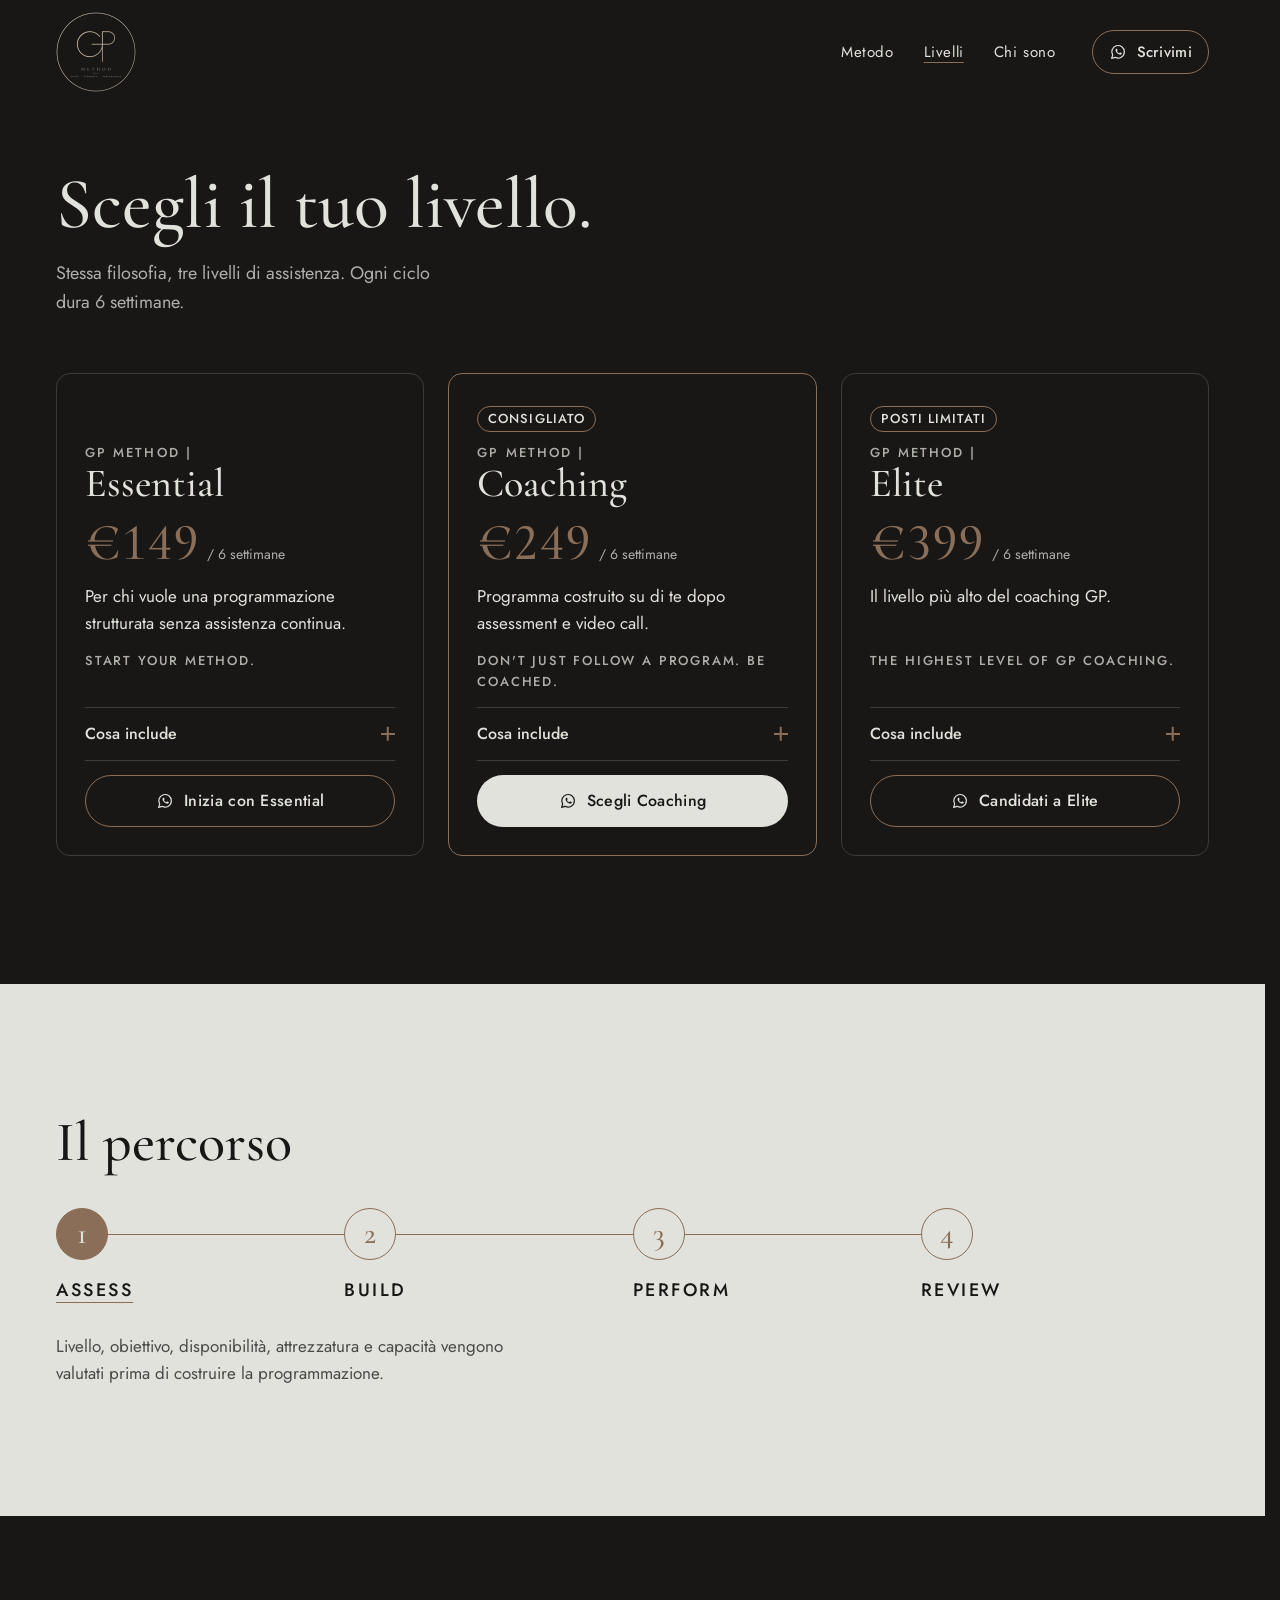
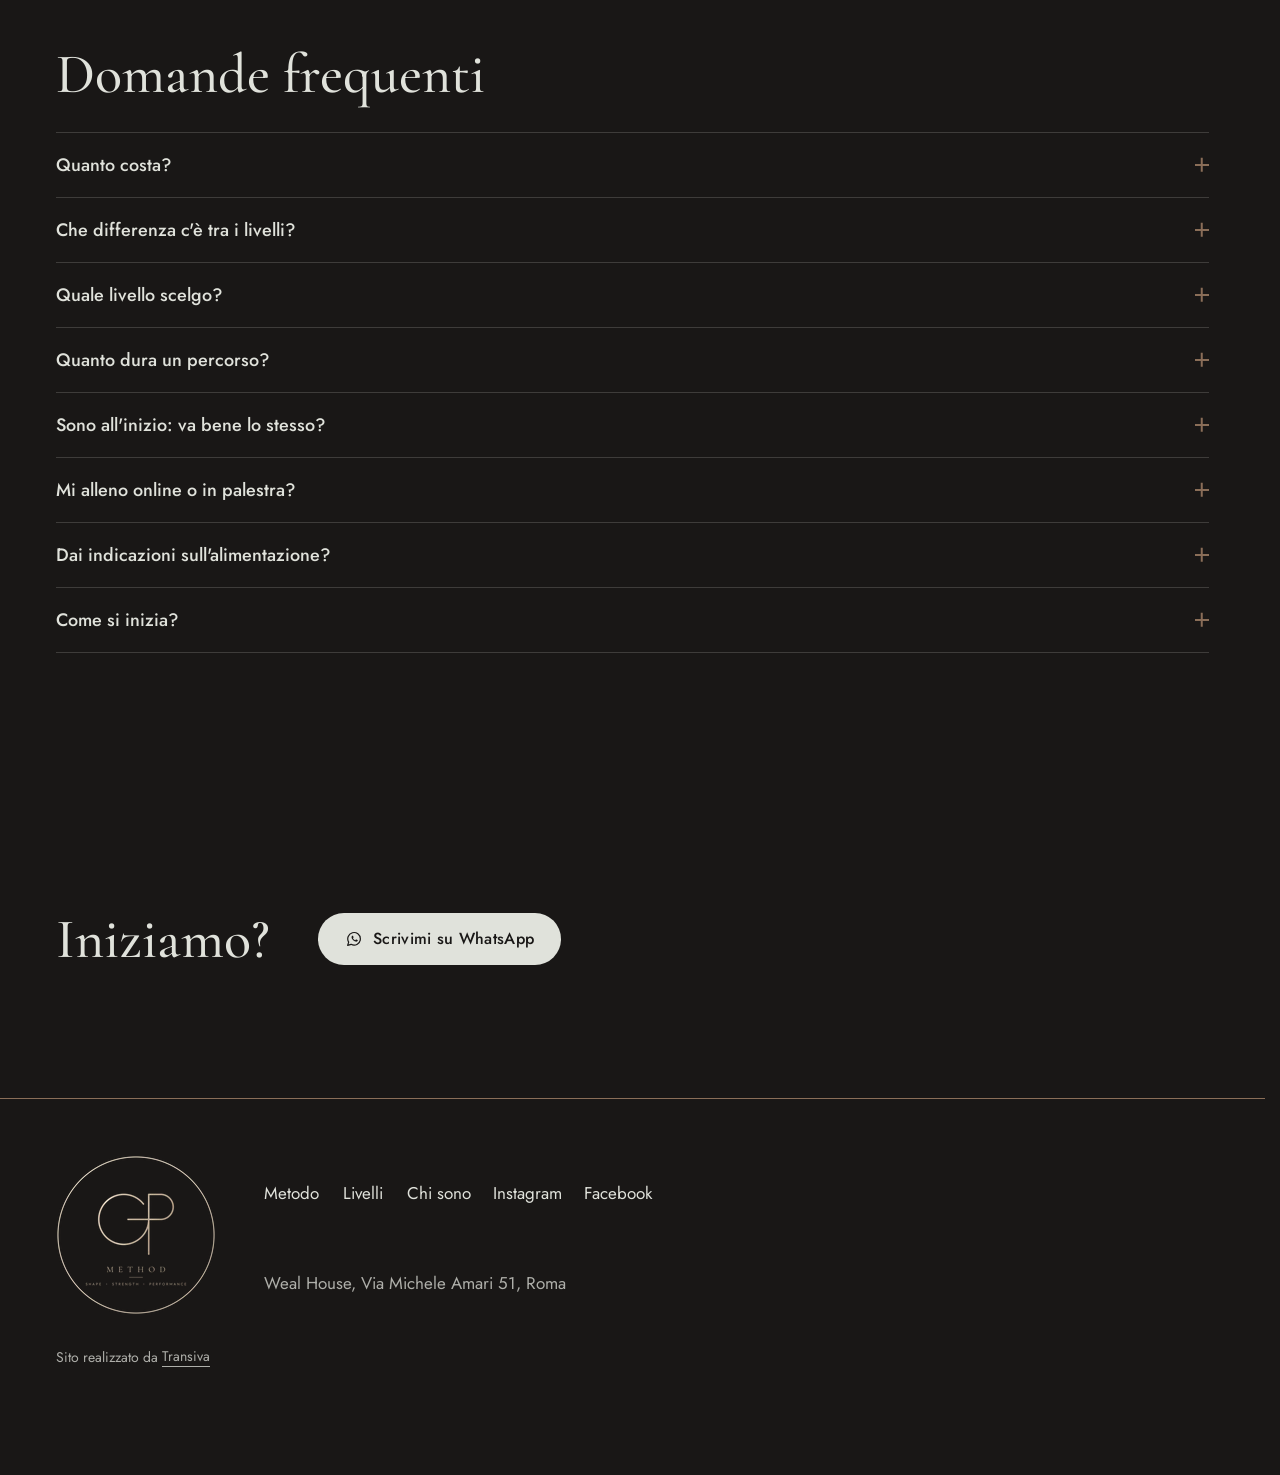
<file: livelli.html>
<!doctype html>
<html lang="it">
<head>
  <meta charset="utf-8">
  <meta name="viewport" content="width=device-width, initial-scale=1, viewport-fit=cover">
  <title>Livelli e prezzi | GP METHOD, coaching online</title>
  <meta name="description" content="Essential €149, Coaching €249, Elite €399: tre livelli di coaching online GP METHOD con Giorgia Piras, ogni ciclo dura 6 settimane.">
  <meta name="theme-color" content="#191716">
  <meta name="apple-mobile-web-app-status-bar-style" content="black-translucent">
  <meta name="color-scheme" content="dark">
  <link rel="canonical" href="https://rodrigoapr01.github.io/gp-method/livelli.html">
  <meta property="og:type" content="website">
  <meta property="og:locale" content="it_IT">
  <meta property="og:site_name" content="GP METHOD">
  <meta property="og:title" content="Livelli e prezzi | GP METHOD, coaching online">
  <meta property="og:description" content="Essential €149, Coaching €249, Elite €399: tre livelli di coaching online GP METHOD con Giorgia Piras, ogni ciclo dura 6 settimane.">
  <meta property="og:url" content="https://rodrigoapr01.github.io/gp-method/livelli.html">
  <meta property="og:image" content="https://rodrigoapr01.github.io/gp-method/assets/og/og-gp-method.jpg?v=2">
  <meta property="og:image:width" content="1200">
  <meta property="og:image:height" content="630">
  <meta property="og:image:alt" content="Logo GP METHOD">
  <meta name="twitter:card" content="summary_large_image">
  <meta name="twitter:image" content="https://rodrigoapr01.github.io/gp-method/assets/og/og-gp-method.jpg?v=2">
  <link rel="icon" href="assets/brand/favicon/favicon-32.png" sizes="32x32" type="image/png">
  <link rel="icon" href="assets/brand/favicon/favicon-512.png" sizes="512x512" type="image/png">
  <link rel="apple-touch-icon" href="assets/brand/favicon/favicon-180.png">
  <link rel="preconnect" href="https://fonts.googleapis.com">
  <link rel="preconnect" href="https://fonts.gstatic.com" crossorigin>
  <link rel="stylesheet" href="https://fonts.googleapis.com/css2?family=Cormorant+Garamond:wght@500;600&family=Jost:wght@300;400;500;600&display=swap">
  <style>
    :root { --pl-bg: #191716; --pl-a: #F7EAD6; --pl-b: #B08A64; }
    .pl { display: none; }
    html.pl-on { overflow: hidden; scrollbar-gutter: stable; }  /* scroll locked, no jump when the scrollbar returns */
    html.pl-on .pl { position: fixed; inset: 0; z-index: 100; display: grid; place-items: center; background: var(--pl-bg); touch-action: none;
      transition: opacity 400ms cubic-bezier(0.23, 1, 0.32, 1); }
    .pl-logo { width: 140px; height: auto; overflow: visible; transition: transform 400ms cubic-bezier(0.23, 1, 0.32, 1); }
    @media (min-width: 900px) { .pl-logo { width: 180px; } }
    .pl-a { stop-color: var(--pl-a); } .pl-b { stop-color: var(--pl-b); }
    .pl-gp, .pl-ring { fill: none; stroke: url(#pl-g); stroke-linecap: round; stroke-linejoin: round; stroke-dasharray: 1; stroke-dashoffset: 1; }
    .pl-gp { stroke-width: 7; animation: pl-draw 700ms cubic-bezier(0.77, 0, 0.175, 1) both; }
    .pl-ring { stroke-width: 3.5; animation: pl-draw 500ms cubic-bezier(0.77, 0, 0.175, 1) 500ms both; }
    .pl-text { fill: url(#pl-g); opacity: 0; transform: translateY(6px); transform-box: fill-box;
      animation: pl-rise 300ms cubic-bezier(0.23, 1, 0.32, 1) 900ms both; }
    @keyframes pl-draw { to { stroke-dashoffset: 0; } }
    @keyframes pl-rise { to { opacity: 1; transform: none; } }
    html.pl-out .pl { opacity: 0; }
    html.pl-out .pl-logo { transform: scale(0.96); }
    @media (prefers-reduced-motion: reduce) {
      .pl-gp, .pl-ring, .pl-text { animation: none; stroke-dashoffset: 0; opacity: 1; transform: none; }
      html.pl-out .pl-logo { transform: none; }
    }
  </style>
  <script>
    /* preloader: once per session; 1.6s in all (800ms with reduced motion), held until the page is parsed, never past 3s; skippable */
    (function () {
      try { if (sessionStorage.getItem('gp-pl')) return; sessionStorage.setItem('gp-pl', '1'); } catch (e) { return; }
      var d = document.documentElement, t0 = Date.now();
      var hold = matchMedia('(prefers-reduced-motion: reduce)').matches ? 400 : 1200, fade = 400, cap = 3000;
      d.classList.add('pl-on');
      var done = false;
      function finish() {
        if (done) return; done = true;
        d.classList.add('pl-out');
        setTimeout(function () { var p = document.getElementById('preloader'); if (p) p.remove(); d.classList.remove('pl-on', 'pl-out'); }, fade);
      }
      function check() {
        if (document.readyState !== 'loading' || Date.now() - t0 >= cap - fade) finish(); else setTimeout(check, 50);
      }
      setTimeout(check, hold);
      // a tap, a click or a key skips it: it is a welcome, it should never hold anyone up
      addEventListener('pointerdown', finish, { once: true });
      addEventListener('keydown', finish, { once: true });
    })();
  </script>
  <link rel="stylesheet" href="styles.css">
  <script>document.documentElement.classList.add('js')</script>
  <script src="main.js" defer></script>
  <script type="application/ld+json">{"@context": "https://schema.org", "@type": "FAQPage", "mainEntity": [{"@type": "Question", "name": "Quanto costa?", "acceptedAnswer": {"@type": "Answer", "text": "Essential €149, Coaching €249, Elite €399. Il prezzo è per un ciclo di 6 settimane."}}, {"@type": "Question", "name": "Che differenza c'è tra i livelli?", "acceptedAnswer": {"@type": "Answer", "text": "Essential è una programmazione strutturata senza assistenza continua, 3-4 giorni a settimana. Con Coaching costruisco il programma su di te dopo assessment e video call: 3-5 giorni, con check ogni 2 settimane. Elite è il livello più alto: programmazione completamente individuale, check settimanale e due call 1:1."}}, {"@type": "Question", "name": "Quale livello scelgo?", "acceptedAnswer": {"@type": "Answer", "text": "Se vuoi seguire una programmazione in autonomia, Essential. Se vuoi che ti segua da vicino, Coaching: è quello che consiglio. Se vuoi il massimo del supporto, anche su performance e recupero, Elite. Se hai dubbi, lo scegliamo insieme."}}, {"@type": "Question", "name": "Quanto dura un percorso?", "acceptedAnswer": {"@type": "Answer", "text": "Un ciclo dura 6 settimane e si chiude con un check finale (Essential), una review (Coaching) o la GP Performance Review (Elite)."}}, {"@type": "Question", "name": "Sono all'inizio: va bene lo stesso?", "acceptedAnswer": {"@type": "Answer", "text": "Sì. Prima di costruire la programmazione valuto livello, obiettivo, disponibilità, attrezzatura e capacità: ogni percorso parte da te."}}, {"@type": "Question", "name": "Mi alleno online o in palestra?", "acceptedAnswer": {"@type": "Answer", "text": "Il coaching è online: ricevi la programmazione e ti alleni dove ti alleni di solito. L'attrezzatura che hai a disposizione è una delle cose che valuto all'inizio."}}, {"@type": "Question", "name": "Dai indicazioni sull'alimentazione?", "acceptedAnswer": {"@type": "Answer", "text": "Con Coaching sì: indicazioni generali su alimentazione sportiva e integrazione, nell'ambito delle competenze di un personal trainer."}}, {"@type": "Question", "name": "Come si inizia?", "acceptedAnswer": {"@type": "Answer", "text": "Scrivimi su WhatsApp dicendomi il livello che ti interessa: partiamo dall'assessment."}}]}</script>
</head>
<body class="is-inner">
  <div class="pl" id="preloader" aria-hidden="true">
    <svg class="pl-logo" viewBox="90 90 820 820" focusable="false">
      <defs><linearGradient id="pl-g" x1="200" y1="150" x2="800" y2="850" gradientUnits="userSpaceOnUse"><stop offset="0" class="pl-a"/><stop offset="1" class="pl-b"/></linearGradient></defs>
      <path class="pl-ring" d="M500,100 A400,400 0 1 1 500,900 A400,400 0 1 1 500,100" pathLength="1"/>
      <path class="pl-gp" d="M538.1,341.2 A128,128 0 1 0 565.3,420 L459,420 L565.3,420 L565.3,292 L626.7,292 A64,64 0 0 1 626.7,420 L565.3,420 L565.3,598" pathLength="1"/>
      <g class="pl-text"><circle cx="565.3" cy="420" r="5.6"/><path d="M354.2 685.3 354.6 664 355.6 664.1 355.2 685.3Q355.2 687.5 356 688.5Q356.8 689.5 358.9 689.5Q358.9 689.5 358.9 689.7Q358.9 690 358.9 690Q357.9 690 356.9 690Q355.9 689.9 354.7 689.9Q353.6 689.9 352.6 690Q351.6 690 350.7 690Q350.6 690 350.6 689.7Q350.6 689.5 350.7 689.5Q352.5 689.5 353.3 688.5Q354.1 687.5 354.2 685.3ZM384.1 689.5Q384.2 689.5 384.2 689.7Q384.2 690 384.1 690Q383.1 690 381.7 690Q380.4 689.9 379 689.9Q377.6 689.9 376.4 690Q375.3 690 374.3 690Q374.2 690 374.2 689.7Q374.2 689.5 374.3 689.5Q376.4 689.5 377.1 688.9Q377.7 688.4 377.6 686.5L376.8 665.6L378.2 663.7L366.9 689.7Q366.9 689.9 366.6 689.9Q366.3 689.9 366.2 689.7L355.4 666.6Q353.9 663.5 351 663.5Q350.9 663.5 350.9 663.3Q350.9 663 351 663Q351.7 663 352.5 663Q353.3 663.1 353.8 663.1Q354.5 663.1 355.1 663Q355.7 663 356 663Q356.6 663 356.9 663.4Q357.3 663.8 358 665.2L367.8 686L366.5 688.2L377 664.1Q377.2 663.6 377.6 663.3Q377.9 663 378.3 663Q378.6 663 379 663Q379.4 663.1 380 663.1Q381.2 663.1 381.9 663Q382.7 663 383.5 663Q383.6 663 383.6 663.3Q383.6 663.5 383.5 663.5Q381.4 663.5 380.4 664.1Q379.4 664.7 379.5 666.5L380.4 686.5Q380.4 687.8 380.7 688.4Q381 689 381.7 689.3Q382.5 689.5 384.1 689.5Z M429 690H410.9Q410.8 690 410.8 689.7Q410.8 689.5 410.9 689.5Q412.5 689.5 413.2 689.3Q414 689 414.3 688.4Q414.6 687.8 414.6 686.5V666.5Q414.6 665.2 414.3 664.6Q414 664 413.2 663.8Q412.5 663.5 410.9 663.5Q410.8 663.5 410.8 663.3Q410.8 663 410.9 663H428.2Q428.6 663 428.6 663.4L428.7 668.7Q428.7 668.8 428.5 668.8Q428.2 668.9 428.2 668.7Q428.1 666.4 426.8 665.2Q425.6 663.9 423.5 663.9H420.9Q419.4 663.9 418.7 664.1Q417.9 664.3 417.6 665Q417.4 665.6 417.4 666.7V686.3Q417.4 687.5 417.6 688.1Q417.9 688.7 418.6 688.9Q419.3 689.1 420.8 689.1H424.2Q426.3 689.1 427.7 687.6Q429.1 686.1 429.5 683.6Q429.5 683.5 429.8 683.5Q430.1 683.5 430.1 683.6Q429.9 684.8 429.8 686.4Q429.7 688 429.7 689.4Q429.7 690 429 690ZM426.6 680Q426.6 678 425.6 677.2Q424.7 676.4 422.5 676.4H416V675.5H422.6Q424.7 675.5 425.6 674.8Q426.5 674.1 426.5 672.5Q426.5 672.4 426.8 672.4Q427 672.4 427 672.5Q427 673.7 427 674.5Q427 675.2 427 676Q427 676.9 427 677.9Q427.1 678.8 427.1 680Q427.1 680 426.8 680Q426.6 680 426.6 680Z M464.3 663.8Q461.6 663.8 460.2 665.2Q458.8 666.6 458.3 669.9Q458.2 670 458 670Q457.7 669.9 457.7 669.9Q457.8 669.3 457.9 668.3Q458 667.3 458.1 666.1Q458.2 664.9 458.3 663.8Q458.3 662.8 458.3 662Q458.3 661.8 458.6 661.8Q458.9 661.8 458.9 662Q458.9 662.5 459.3 662.7Q459.7 662.9 460.2 662.9Q460.8 663 461.2 663Q464.9 663.1 469.9 663.1Q472.9 663.1 474.7 663.1Q476.5 663 478.2 663Q479.7 663 480.5 662.8Q481.3 662.6 481.5 661.9Q481.5 661.7 481.7 661.7Q482 661.7 482 661.9Q481.9 662.6 481.8 663.7Q481.7 664.8 481.7 666Q481.6 667.2 481.6 668.3Q481.6 669.3 481.6 669.9Q481.6 669.9 481.3 669.9Q481.1 669.9 481 669.9Q480.9 666.5 479.7 665.1Q478.4 663.8 475.5 663.8Q473.7 663.8 472.8 664Q471.9 664.1 471.6 664.7Q471.3 665.3 471.3 666.6V686.5Q471.3 687.8 471.6 688.4Q471.9 689 472.8 689.3Q473.7 689.5 475.5 689.5Q475.6 689.5 475.6 689.7Q475.6 690 475.5 690Q474.4 690 473 690Q471.5 689.9 469.9 689.9Q468.3 689.9 466.8 690Q465.4 690 464.2 690Q464.1 690 464.1 689.7Q464.1 689.5 464.2 689.5Q466 689.5 466.9 689.3Q467.9 689 468.2 688.4Q468.5 687.8 468.5 686.5V666.5Q468.5 665.2 468.2 664.6Q467.9 664.1 467 663.9Q466 663.8 464.3 663.8Z M532.1 666.6Q532.1 665.3 531.8 664.7Q531.6 664 530.8 663.8Q530 663.5 528.3 663.5Q528.2 663.5 528.2 663.3Q528.2 663 528.3 663Q529.3 663 530.6 663.1Q531.9 663.1 533.5 663.1Q534.9 663.1 536.3 663.1Q537.6 663 538.6 663Q538.8 663 538.8 663.3Q538.8 663.5 538.6 663.5Q537 663.5 536.2 663.8Q535.4 664 535.1 664.6Q534.8 665.2 534.8 666.5V686.5Q534.8 687.8 535.1 688.4Q535.4 689 536.2 689.3Q537 689.5 538.6 689.5Q538.8 689.5 538.8 689.7Q538.8 690 538.6 690Q537.6 690 536.3 690Q534.9 689.9 533.5 689.9Q531.9 689.9 530.6 690Q529.3 690 528.3 690Q528.2 690 528.2 689.7Q528.2 689.5 528.3 689.5Q530 689.5 530.8 689.3Q531.6 689 531.8 688.4Q532.1 687.8 532.1 686.5ZM514 676.4V675.5H533.3V676.4ZM512.7 686.5V666.5Q512.7 665.2 512.4 664.6Q512.2 664 511.4 663.8Q510.6 663.5 509 663.5Q508.9 663.5 508.9 663.3Q508.9 663 509 663Q510 663 511.3 663.1Q512.6 663.1 514.1 663.1Q515.7 663.1 517 663.1Q518.3 663 519.3 663Q519.4 663 519.4 663.3Q519.4 663.5 519.3 663.5Q517.7 663.5 516.9 663.8Q516.1 664 515.8 664.7Q515.5 665.3 515.5 666.6V686.5Q515.5 687.8 515.8 688.4Q516 689 516.9 689.3Q517.7 689.5 519.3 689.5Q519.4 689.5 519.4 689.7Q519.4 690 519.3 690Q518.2 690 516.9 690Q515.7 689.9 514.1 689.9Q512.6 689.9 511.3 690Q510 690 508.9 690Q508.8 690 508.8 689.7Q508.8 689.5 508.9 689.5Q510.5 689.5 511.3 689.3Q512.2 689 512.4 688.4Q512.7 687.8 512.7 686.5Z M579.9 690.5Q576.8 690.5 574.3 689.4Q571.8 688.3 570 686.4Q568.2 684.4 567.2 681.9Q566.2 679.4 566.2 676.5Q566.2 673 567.6 670.4Q569 667.8 571.2 666Q573.5 664.3 576.1 663.4Q578.8 662.5 581.4 662.5Q584.6 662.5 587.2 663.7Q589.7 664.8 591.5 666.8Q593.2 668.7 594.2 671.2Q595.1 673.6 595.1 676.2Q595.1 679.2 593.9 681.8Q592.7 684.4 590.6 686.4Q588.5 688.3 585.7 689.4Q583 690.5 579.9 690.5ZM581.5 689.6Q584.4 689.6 586.7 688.2Q589.1 686.8 590.4 684.1Q591.8 681.4 591.8 677.4Q591.8 673.4 590.3 670.2Q588.8 667.1 586.1 665.3Q583.4 663.5 579.7 663.5Q574.9 663.5 572.2 666.6Q569.5 669.7 569.5 675Q569.5 678.1 570.4 680.7Q571.2 683.4 572.8 685.4Q574.4 687.4 576.6 688.5Q578.8 689.6 581.5 689.6Z M634.2 690.2Q633 690.2 631.1 690Q629.3 689.9 627.8 689.9Q626.3 689.9 625 690Q623.7 690 622.6 690Q622.5 690 622.5 689.7Q622.5 689.5 622.6 689.5Q624.2 689.5 625 689.3Q625.8 689 626.1 688.4Q626.4 687.8 626.4 686.5V666.5Q626.4 665.2 626.1 664.6Q625.8 664 625 663.8Q624.3 663.5 622.7 663.5Q622.6 663.5 622.6 663.3Q622.6 663 622.7 663Q623.7 663 625 663.1Q626.3 663.1 627.8 663.1Q629.2 663.1 630.8 663Q632.4 662.9 633.6 662.9Q638.2 662.9 641.6 664.6Q645.1 666.4 647 669.4Q648.9 672.3 648.9 676Q648.9 679.3 647.7 681.9Q646.6 684.5 644.5 686.3Q642.5 688.2 639.8 689.2Q637.2 690.2 634.2 690.2ZM633.8 689.5Q637.2 689.5 639.9 688.1Q642.5 686.6 644.1 683.8Q645.6 681 645.6 677Q645.6 673.2 644.2 670.2Q642.7 667.2 640.2 665.4Q637.6 663.6 634 663.6Q631.4 663.6 630.3 664.1Q629.2 664.6 629.2 666.6V686Q629.2 687.8 630 688.7Q630.9 689.5 633.8 689.5Z"/><rect x="465" y="716" width="70" height="1.6"/><path d="M246.8 758.2Q245.3 758.2 244.3 757.6Q243.2 757.1 242.5 756.1L243.4 755.2Q244 756.1 244.9 756.5Q245.7 756.9 246.9 756.9Q248.1 756.9 248.8 756.4Q249.5 755.8 249.5 754.9Q249.5 754.1 249.2 753.7Q248.9 753.2 248.3 752.9Q247.7 752.6 247.1 752.3Q246.4 752.1 245.7 751.8Q245.1 751.6 244.5 751.2Q244 750.8 243.6 750.2Q243.3 749.5 243.3 748.6Q243.3 747.6 243.8 746.8Q244.3 746.1 245.1 745.7Q246 745.3 247.1 745.3Q248.3 745.3 249.2 745.8Q250.2 746.3 250.8 747.1L249.9 748Q249.3 747.3 248.6 746.9Q247.9 746.6 247 746.6Q245.9 746.6 245.3 747.1Q244.6 747.6 244.6 748.5Q244.6 749.2 245 749.6Q245.3 750.1 245.9 750.4Q246.4 750.6 247.1 750.9Q247.8 751.1 248.4 751.4Q249.1 751.7 249.7 752.1Q250.2 752.5 250.5 753.1Q250.9 753.8 250.9 754.8Q250.9 756.4 249.8 757.3Q248.7 758.2 246.8 758.2Z M259.1 758V745.5H260.5V758ZM267.3 758V745.5H268.7V758ZM260 752.2V750.9H267.7V752.2Z M276.6 758 281.8 745.5H282.8L287.8 758H286.4L282 747H282.5L278.1 758ZM279 754.7V753.6H285.5V754.7Z M296.7 753V751.8H300.4Q301.1 751.8 301.7 751.5Q302.3 751.2 302.7 750.6Q303 750 303 749.2Q303 748.4 302.7 747.9Q302.3 747.3 301.7 747Q301.1 746.7 300.4 746.7H296.7V745.5H300.5Q301.6 745.5 302.5 746Q303.4 746.4 303.9 747.3Q304.4 748.1 304.4 749.2Q304.4 750.4 303.9 751.2Q303.4 752.1 302.5 752.5Q301.6 753 300.5 753ZM295.8 758V745.5H297.1V758Z M312.6 758V745.5H313.9V758ZM313.5 758V756.8H320.8V758ZM313.5 752.2V751H320.2V752.2ZM313.5 746.7V745.5H320.7V746.7Z M349.5 753.1Q349 753.1 348.7 752.8Q348.3 752.6 348.1 752.3Q347.9 751.9 347.9 751.4Q347.9 751 348.1 750.6Q348.3 750.3 348.7 750Q349 749.8 349.5 749.8Q350 749.8 350.4 750Q350.7 750.3 350.9 750.6Q351.1 751 351.1 751.4Q351.1 751.9 350.9 752.3Q350.7 752.6 350.4 752.8Q350 753.1 349.5 753.1Z M382.4 758.2Q381 758.2 379.9 757.6Q378.9 757.1 378.1 756.1L379 755.2Q379.6 756.1 380.5 756.5Q381.3 756.9 382.5 756.9Q383.7 756.9 384.4 756.4Q385.2 755.8 385.2 754.9Q385.2 754.1 384.8 753.7Q384.5 753.2 383.9 752.9Q383.4 752.6 382.7 752.3Q382 752.1 381.4 751.8Q380.7 751.6 380.1 751.2Q379.6 750.8 379.2 750.2Q378.9 749.5 378.9 748.6Q378.9 747.6 379.4 746.8Q379.9 746.1 380.7 745.7Q381.6 745.3 382.7 745.3Q383.9 745.3 384.8 745.8Q385.8 746.3 386.4 747.1L385.5 748Q384.9 747.3 384.3 746.9Q383.6 746.6 382.6 746.6Q381.6 746.6 380.9 747.1Q380.2 747.6 380.2 748.5Q380.2 749.2 380.6 749.6Q380.9 750.1 381.5 750.4Q382 750.6 382.7 750.9Q383.4 751.1 384 751.4Q384.7 751.7 385.3 752.1Q385.8 752.5 386.2 753.1Q386.5 753.8 386.5 754.8Q386.5 756.4 385.4 757.3Q384.3 758.2 382.4 758.2Z M398.2 758V745.9H399.6V758ZM393.8 746.7V745.5H404V746.7Z M412.8 752.4V751.3H416.4Q417.7 751.3 418.3 750.7Q419 750 419 749Q419 748 418.3 747.3Q417.7 746.7 416.4 746.7H412.8V745.5H416.4Q417.6 745.5 418.5 745.9Q419.4 746.4 419.9 747.2Q420.3 748 420.3 749Q420.3 750 419.9 750.8Q419.4 751.6 418.5 752Q417.6 752.4 416.4 752.4ZM411.9 758V745.5H413.3V758ZM419.5 758 414.8 752.2 416.1 751.8 421.2 758Z M429.2 758V745.5H430.5V758ZM430 758V756.8H437.4V758ZM430 752.2V751H436.8V752.2ZM430 746.7V745.5H437.3V746.7Z M445.6 758V745.5H446.5L446.9 747.1V758ZM454.2 758 446.3 747.3 446.5 745.5 454.4 756.2ZM454.2 758 453.8 756.5V745.5H455.2V758Z M469.7 758.2Q468.4 758.2 467.2 757.7Q466.1 757.2 465.2 756.3Q464.4 755.4 463.9 754.3Q463.4 753.1 463.4 751.7Q463.4 750.4 463.9 749.2Q464.4 748 465.3 747.2Q466.1 746.3 467.3 745.8Q468.4 745.3 469.8 745.3Q471.3 745.3 472.6 745.9Q473.8 746.5 474.6 747.6L473.7 748.5Q473.1 747.6 472.1 747.1Q471 746.6 469.8 746.6Q468.3 746.6 467.2 747.3Q466.1 747.9 465.5 749.1Q464.8 750.2 464.8 751.8Q464.8 753.2 465.5 754.4Q466.1 755.6 467.2 756.2Q468.3 756.9 469.7 756.9Q471.1 756.9 472.1 756.3Q473.1 755.8 473.7 754.7Q474.2 753.6 474.3 752.1L475 752.7H469.6V751.5H475.6V751.7Q475.6 753.8 474.9 755.2Q474.1 756.7 472.8 757.4Q471.5 758.2 469.7 758.2Z M487.3 758V745.9H488.6V758ZM482.9 746.7V745.5H493V746.7Z M501 758V745.5H502.3V758ZM509.2 758V745.5H510.5V758ZM501.9 752.2V750.9H509.6V752.2Z M540 753.1Q539.5 753.1 539.1 752.8Q538.8 752.6 538.6 752.3Q538.4 751.9 538.4 751.4Q538.4 751 538.6 750.6Q538.8 750.3 539.1 750Q539.5 749.8 540 749.8Q540.5 749.8 540.8 750Q541.2 750.3 541.4 750.6Q541.6 751 541.6 751.4Q541.6 751.9 541.4 752.3Q541.2 752.6 540.8 752.8Q540.5 753.1 540 753.1Z M570.3 753V751.8H574Q574.7 751.8 575.3 751.5Q576 751.2 576.3 750.6Q576.7 750 576.7 749.2Q576.7 748.4 576.3 747.9Q576 747.3 575.3 747Q574.7 746.7 574 746.7H570.3V745.5H574.1Q575.2 745.5 576.1 746Q577 746.4 577.5 747.3Q578 748.1 578 749.2Q578 750.4 577.5 751.2Q577 752.1 576.1 752.5Q575.2 753 574.1 753ZM569.4 758V745.5H570.8V758Z M586.2 758V745.5H587.5V758ZM587.1 758V756.8H594.4V758ZM587.1 752.2V751H593.8V752.2ZM587.1 746.7V745.5H594.3V746.7Z M603.5 752.4V751.3H607.1Q608.3 751.3 609 750.7Q609.6 750 609.6 749Q609.6 748 609 747.3Q608.3 746.7 607.1 746.7H603.5V745.5H607.1Q608.3 745.5 609.2 745.9Q610 746.4 610.5 747.2Q611 748 611 749Q611 750 610.5 750.8Q610 751.6 609.2 752Q608.3 752.4 607.1 752.4ZM602.6 758V745.5H603.9V758ZM610.2 758 605.5 752.2 606.8 751.8 611.9 758Z M619.8 758V745.5H621.1V758ZM620.7 752.4V751.1H627.4V752.4ZM620.7 746.7V745.5H627.7V746.7Z M641.5 758.2Q640.1 758.2 639 757.7Q637.9 757.2 637 756.3Q636.2 755.4 635.7 754.2Q635.2 753.1 635.2 751.7Q635.2 750.4 635.7 749.2Q636.1 748.1 637 747.2Q637.8 746.3 639 745.8Q640.1 745.3 641.4 745.3Q642.8 745.3 643.9 745.8Q645 746.3 645.9 747.2Q646.7 748.1 647.2 749.2Q647.7 750.4 647.7 751.8Q647.7 753.1 647.2 754.3Q646.7 755.4 645.9 756.3Q645 757.2 643.9 757.7Q642.8 758.2 641.5 758.2ZM641.4 756.9Q642.8 756.9 643.9 756.2Q645 755.6 645.7 754.4Q646.3 753.2 646.3 751.7Q646.3 750.6 645.9 749.7Q645.6 748.8 644.9 748.1Q644.3 747.4 643.4 747Q642.5 746.6 641.4 746.6Q640 746.6 638.9 747.3Q637.8 747.9 637.2 749.1Q636.6 750.2 636.6 751.7Q636.6 752.8 636.9 753.8Q637.3 754.7 638 755.4Q638.6 756.1 639.5 756.5Q640.4 756.9 641.4 756.9Z M656.8 752.4V751.3H660.5Q661.7 751.3 662.3 750.7Q663 750 663 749Q663 748 662.4 747.3Q661.7 746.7 660.5 746.7H656.8V745.5H660.5Q661.7 745.5 662.5 745.9Q663.4 746.4 663.9 747.2Q664.4 748 664.4 749Q664.4 750 663.9 750.8Q663.4 751.6 662.5 752Q661.7 752.4 660.5 752.4ZM656 758V745.5H657.3V758ZM663.5 758 658.8 752.2 660.1 751.8 665.2 758Z M673.2 758V745.5H674.1L679.5 754.4H678.9L684.2 745.5H685.2V758H683.9V747.8L684.2 747.9L679.7 755.3H678.7L674.2 747.9L674.5 747.8V758Z M693.2 758 698.3 745.5H699.3L704.4 758H702.9L698.5 747H699L694.6 758ZM695.5 754.7V753.6H702V754.7Z M712.3 758V745.5H713.3L713.7 747.1V758ZM721 758 713.1 747.3 713.3 745.5 721.2 756.2ZM721 758 720.6 756.5V745.5H721.9V758Z M736.5 758.2Q735.1 758.2 734 757.7Q732.8 757.2 732 756.3Q731.1 755.4 730.7 754.3Q730.2 753.1 730.2 751.7Q730.2 750.4 730.7 749.2Q731.1 748.1 732 747.2Q732.8 746.3 734 745.8Q735.1 745.3 736.4 745.3Q737.9 745.3 739 745.8Q740.2 746.3 741 747.2L740.1 748.1Q739.4 747.4 738.5 747Q737.6 746.6 736.4 746.6Q735.4 746.6 734.5 747Q733.6 747.4 733 748.1Q732.3 748.8 731.9 749.7Q731.6 750.6 731.6 751.7Q731.6 752.8 731.9 753.8Q732.3 754.7 733 755.4Q733.6 756.1 734.5 756.5Q735.4 756.9 736.5 756.9Q737.7 756.9 738.6 756.5Q739.5 756.1 740.2 755.3L741.1 756.3Q740.3 757.2 739.1 757.7Q737.9 758.2 736.5 758.2Z M749.1 758V745.5H750.5V758ZM750 758V756.8H757.4V758ZM750 752.2V751H756.8V752.2ZM750 746.7V745.5H757.3V746.7Z"/></g>
    </svg>
  </div>
  <a class="skip" href="#main">Vai al contenuto</a>
  <header class="top">
    <a class="brand" href="index.html"><picture><source type="image/webp" sizes="80px" srcset="assets/brand/GP-logo-metallo-chiaro-160.webp 160w, assets/brand/GP-logo-metallo-chiaro-320.webp 320w, assets/brand/GP-logo-metallo-chiaro-640.webp 640w"><img class="brand-logo" src="assets/brand/GP-logo-metallo-chiaro.png" width="80" height="80" alt="GP METHOD" fetchpriority="high" decoding="async"></picture></a>
    <nav class="top-nav" aria-label="Principale"><a href="index.html#metodo">Metodo</a><a href="livelli.html" aria-current="page">Livelli</a><a href="chi-sono.html">Chi sono</a></nav>
    <a class="btn btn--secondary btn--sm top-wa" data-wa="Ciao Giorgia, vorrei informazioni sui livelli di GP METHOD." href="#contatti"><svg class="i-wa" viewBox="0 0 24 24" aria-hidden="true" focusable="false"><path fill="none" stroke="currentColor" stroke-width="1.6" stroke-linejoin="round" d="M20.5 11.7a8.4 8.4 0 0 1-12.4 7.4L3.5 20.5l1.4-4.4a8.4 8.4 0 1 1 15.6-4.4z"/><path fill="currentColor" d="M9.1 7.9c.2-.4.4-.4.6-.4h.5c.2 0 .4 0 .5.3l.7 1.7c.1.2 0 .4-.1.6l-.5.6c-.1.1-.2.3 0 .5a5.6 5.6 0 0 0 2.6 2.3c.2.1.4.1.5-.1l.7-.8c.2-.2.3-.2.5-.1l1.6.8c.2.1.3.2.3.3v.5c0 .5-.4 1.1-1 1.3-.6.3-1.6.3-3-.3a8.6 8.6 0 0 1-3.7-3.5c-.7-1.2-.6-2.3-.2-3.2z"/></svg><span>Scrivimi</span></a>
    <button class="menu-btn" type="button" aria-haspopup="dialog" aria-controls="menu" aria-label="Apri il menu"><span></span><span></span></button>
  </header>

  <dialog class="menu" id="menu" aria-label="Menu">
    <a class="menu-logo" href="index.html"><picture><source type="image/webp" sizes="72px" srcset="assets/brand/GP-logo-metallo-chiaro-160.webp 160w, assets/brand/GP-logo-metallo-chiaro-320.webp 320w, assets/brand/GP-logo-metallo-chiaro-640.webp 640w"><img class="menu-logo-img" src="assets/brand/GP-logo-metallo-chiaro.png" width="72" height="72" alt="GP METHOD" loading="lazy" decoding="async"></picture></a>
    <button class="menu-close" type="button" aria-label="Chiudi il menu"><svg viewBox="0 0 24 24" aria-hidden="true" focusable="false"><path d="M6 6l12 12M18 6L6 18" fill="none" stroke="currentColor" stroke-width="1.6" stroke-linecap="round"/></svg></button>
    <nav aria-label="Menu"><a href="index.html#metodo">Metodo</a><a href="livelli.html" aria-current="page">Livelli</a><a href="chi-sono.html">Chi sono</a></nav>
    <a class="btn btn--primary" data-wa="Ciao Giorgia, vorrei informazioni sui livelli di GP METHOD." href="#contatti"><svg class="i-wa" viewBox="0 0 24 24" aria-hidden="true" focusable="false"><path fill="none" stroke="currentColor" stroke-width="1.6" stroke-linejoin="round" d="M20.5 11.7a8.4 8.4 0 0 1-12.4 7.4L3.5 20.5l1.4-4.4a8.4 8.4 0 1 1 15.6-4.4z"/><path fill="currentColor" d="M9.1 7.9c.2-.4.4-.4.6-.4h.5c.2 0 .4 0 .5.3l.7 1.7c.1.2 0 .4-.1.6l-.5.6c-.1.1-.2.3 0 .5a5.6 5.6 0 0 0 2.6 2.3c.2.1.4.1.5-.1l.7-.8c.2-.2.3-.2.5-.1l1.6.8c.2.1.3.2.3.3v.5c0 .5-.4 1.1-1 1.3-.6.3-1.6.3-3-.3a8.6 8.6 0 0 1-3.7-3.5c-.7-1.2-.6-2.3-.2-3.2z"/></svg><span>Scrivimi su WhatsApp</span></a>
  </dialog>

  <main id="main">
    <section class="intro" aria-labelledby="levels-title">
      <h1 id="levels-title">Scegli il tuo livello.</h1>
      <p class="lead">Stessa filosofia, tre livelli di assistenza. Ogni ciclo dura 6 settimane.</p>
    </section>

    <section class="cards" aria-label="I tre livelli">
        <article class="card card--essential" id="essential" aria-labelledby="t-essential">
          <span class="badge-slot" aria-hidden="true"></span>
          <h2 class="card-name" id="t-essential"><span class="card-brand">GP METHOD |</span> Essential</h2>
          <p class="card-price"><strong>€149</strong> <span>/ 6 settimane</span></p>
          <p class="card-line">Per chi vuole una programmazione strutturata senza assistenza continua.</p>
          <p class="card-sign" lang="en">START YOUR METHOD.</p>
          <div class="include">
            <button class="include-btn" type="button" aria-expanded="false" aria-controls="inc-essential">Cosa include<span class="plus" aria-hidden="true"></span></button>
            <div class="include-panel" id="inc-essential"><ul role="list"><li>Programmazione personalizzata, 3-4 giorni</li><li>Progressioni Week 1–6</li><li>RPE e indicazioni sui carichi</li><li>Warm-up specifici</li><li>Lavoro Shape, Strength e Performance</li><li>Conditioning</li><li>Video exercise library</li><li>Linee guida cardio</li><li>Check finale</li></ul></div>
          </div>
          <a class="btn btn--secondary" data-wa="Ciao Giorgia, vorrei iniziare GP METHOD | ESSENTIAL." href="#contatti"><svg class="i-wa" viewBox="0 0 24 24" aria-hidden="true" focusable="false"><path fill="none" stroke="currentColor" stroke-width="1.6" stroke-linejoin="round" d="M20.5 11.7a8.4 8.4 0 0 1-12.4 7.4L3.5 20.5l1.4-4.4a8.4 8.4 0 1 1 15.6-4.4z"/><path fill="currentColor" d="M9.1 7.9c.2-.4.4-.4.6-.4h.5c.2 0 .4 0 .5.3l.7 1.7c.1.2 0 .4-.1.6l-.5.6c-.1.1-.2.3 0 .5a5.6 5.6 0 0 0 2.6 2.3c.2.1.4.1.5-.1l.7-.8c.2-.2.3-.2.5-.1l1.6.8c.2.1.3.2.3.3v.5c0 .5-.4 1.1-1 1.3-.6.3-1.6.3-3-.3a8.6 8.6 0 0 1-3.7-3.5c-.7-1.2-.6-2.3-.2-3.2z"/></svg><span>Inizia con Essential</span></a>
        </article>
        <article class="card card--coaching" id="coaching" aria-labelledby="t-coaching">
          <span class="badge">Consigliato</span>
          <h2 class="card-name" id="t-coaching"><span class="card-brand">GP METHOD |</span> Coaching</h2>
          <p class="card-price"><strong>€249</strong> <span>/ 6 settimane</span></p>
          <p class="card-line">Programma costruito su di te dopo assessment e video call.</p>
          <p class="card-sign" lang="en">DON'T JUST FOLLOW A PROGRAM. BE COACHED.</p>
          <div class="include">
            <button class="include-btn" type="button" aria-expanded="false" aria-controls="inc-coaching">Cosa include<span class="plus" aria-hidden="true"></span></button>
            <div class="include-panel" id="inc-coaching"><ul role="list"><li>3-5 giorni di allenamento</li><li>Check ogni 2 settimane</li><li>Analisi tecnica dei video</li><li>Adattamenti della programmazione</li><li>Gestione cardio e conditioning</li><li>Indicazioni generali su alimentazione sportiva e integrazione, nell'ambito delle competenze di un personal trainer</li><li>Supporto diretto</li><li>Review finale</li></ul></div>
          </div>
          <a class="btn btn--primary" data-wa="Ciao Giorgia, vorrei iniziare GP METHOD | COACHING." href="#contatti"><svg class="i-wa" viewBox="0 0 24 24" aria-hidden="true" focusable="false"><path fill="none" stroke="currentColor" stroke-width="1.6" stroke-linejoin="round" d="M20.5 11.7a8.4 8.4 0 0 1-12.4 7.4L3.5 20.5l1.4-4.4a8.4 8.4 0 1 1 15.6-4.4z"/><path fill="currentColor" d="M9.1 7.9c.2-.4.4-.4.6-.4h.5c.2 0 .4 0 .5.3l.7 1.7c.1.2 0 .4-.1.6l-.5.6c-.1.1-.2.3 0 .5a5.6 5.6 0 0 0 2.6 2.3c.2.1.4.1.5-.1l.7-.8c.2-.2.3-.2.5-.1l1.6.8c.2.1.3.2.3.3v.5c0 .5-.4 1.1-1 1.3-.6.3-1.6.3-3-.3a8.6 8.6 0 0 1-3.7-3.5c-.7-1.2-.6-2.3-.2-3.2z"/></svg><span>Scegli Coaching</span></a>
        </article>
        <article class="card card--elite" id="elite" aria-labelledby="t-elite">
          <span class="badge">Posti limitati</span>
          <h2 class="card-name" id="t-elite"><span class="card-brand">GP METHOD |</span> Elite</h2>
          <p class="card-price"><strong>€399</strong> <span>/ 6 settimane</span></p>
          <p class="card-line">Il livello più alto del coaching GP.</p>
          <p class="card-sign" lang="en">THE HIGHEST LEVEL OF GP COACHING.</p>
          <div class="include">
            <button class="include-btn" type="button" aria-expanded="false" aria-controls="inc-elite">Cosa include<span class="plus" aria-hidden="true"></span></button>
            <div class="include-panel" id="inc-elite"><ul role="list"><li>Assessment 1:1 approfondito</li><li>Programmazione completamente individuale</li><li>Check settimanale</li><li>Feedback video prioritario</li><li>Adattamenti continui</li><li>Strategia performance e recupero</li><li>Due call 1:1</li><li>Gestione dei giorni ON/OFF</li><li>GP Performance Review finale</li></ul></div>
          </div>
          <a class="btn btn--secondary" data-wa="Ciao Giorgia, vorrei candidarmi a GP METHOD | ELITE." href="#contatti"><svg class="i-wa" viewBox="0 0 24 24" aria-hidden="true" focusable="false"><path fill="none" stroke="currentColor" stroke-width="1.6" stroke-linejoin="round" d="M20.5 11.7a8.4 8.4 0 0 1-12.4 7.4L3.5 20.5l1.4-4.4a8.4 8.4 0 1 1 15.6-4.4z"/><path fill="currentColor" d="M9.1 7.9c.2-.4.4-.4.6-.4h.5c.2 0 .4 0 .5.3l.7 1.7c.1.2 0 .4-.1.6l-.5.6c-.1.1-.2.3 0 .5a5.6 5.6 0 0 0 2.6 2.3c.2.1.4.1.5-.1l.7-.8c.2-.2.3-.2.5-.1l1.6.8c.2.1.3.2.3.3v.5c0 .5-.4 1.1-1 1.3-.6.3-1.6.3-3-.3a8.6 8.6 0 0 1-3.7-3.5c-.7-1.2-.6-2.3-.2-3.2z"/></svg><span>Candidati a Elite</span></a>
        </article>
    </section>

    <section class="path light" aria-labelledby="path-title">
      <h2 id="path-title" class="title">Il percorso</h2>
      <div class="steps-wrap" data-steps><ol class="steps steps--dark"><li><button class="step" type="button" aria-pressed="true" aria-controls="path-note" data-note="Livello, obiettivo, disponibilità, attrezzatura e capacità vengono valutati prima di costruire la programmazione."><span class="step-n" aria-hidden="true">1</span><span class="step-w" lang="en">Assess</span></button></li><li><button class="step" type="button" aria-pressed="false" aria-controls="path-note" data-note="La programmazione prende forma sulle tue giornate, con progressioni dalla Week 1 alla Week 6."><span class="step-n" aria-hidden="true">2</span><span class="step-w" lang="en">Build</span></button></li><li><button class="step" type="button" aria-pressed="false" aria-controls="path-note" data-note="Ti alleni con RPE e indicazioni sui carichi; con Coaching ed Elite arrivano anche check e analisi dei video."><span class="step-n" aria-hidden="true">3</span><span class="step-w" lang="en">Perform</span></button></li><li><button class="step" type="button" aria-pressed="false" aria-controls="path-note" data-note="A fine ciclo il check finale: Review con Coaching, GP Performance Review con Elite."><span class="step-n" aria-hidden="true">4</span><span class="step-w" lang="en">Review</span></button></li></ol><p class="step-note" id="path-note" aria-live="polite">Livello, obiettivo, disponibilità, attrezzatura e capacità vengono valutati prima di costruire la programmazione.</p></div>
    </section>

    <section class="faq" id="faq" aria-labelledby="faq-title">
      <h2 id="faq-title" class="title">Domande frequenti</h2>
      <ul class="faq-list" role="list"><li><h3 class="faq-q"><button class="faq-btn" type="button" aria-expanded="false" aria-controls="faq-1">Quanto costa?<span class="plus" aria-hidden="true"></span></button></h3><div class="more-panel" id="faq-1"><div><p>Essential €149, Coaching €249, Elite €399. Il prezzo è per un ciclo di 6 settimane.</p></div></div></li><li><h3 class="faq-q"><button class="faq-btn" type="button" aria-expanded="false" aria-controls="faq-2">Che differenza c'è tra i livelli?<span class="plus" aria-hidden="true"></span></button></h3><div class="more-panel" id="faq-2"><div><p>Essential è una programmazione strutturata senza assistenza continua, 3-4 giorni a settimana. Con Coaching costruisco il programma su di te dopo assessment e video call: 3-5 giorni, con check ogni 2 settimane. Elite è il livello più alto: programmazione completamente individuale, check settimanale e due call 1:1.</p></div></div></li><li><h3 class="faq-q"><button class="faq-btn" type="button" aria-expanded="false" aria-controls="faq-3">Quale livello scelgo?<span class="plus" aria-hidden="true"></span></button></h3><div class="more-panel" id="faq-3"><div><p>Se vuoi seguire una programmazione in autonomia, Essential. Se vuoi che ti segua da vicino, Coaching: è quello che consiglio. Se vuoi il massimo del supporto, anche su performance e recupero, Elite. Se hai dubbi, lo scegliamo insieme.</p></div></div></li><li><h3 class="faq-q"><button class="faq-btn" type="button" aria-expanded="false" aria-controls="faq-4">Quanto dura un percorso?<span class="plus" aria-hidden="true"></span></button></h3><div class="more-panel" id="faq-4"><div><p>Un ciclo dura 6 settimane e si chiude con un check finale (Essential), una review (Coaching) o la GP Performance Review (Elite).</p></div></div></li><li><h3 class="faq-q"><button class="faq-btn" type="button" aria-expanded="false" aria-controls="faq-5">Sono all'inizio: va bene lo stesso?<span class="plus" aria-hidden="true"></span></button></h3><div class="more-panel" id="faq-5"><div><p>Sì. Prima di costruire la programmazione valuto livello, obiettivo, disponibilità, attrezzatura e capacità: ogni percorso parte da te.</p></div></div></li><li><h3 class="faq-q"><button class="faq-btn" type="button" aria-expanded="false" aria-controls="faq-6">Mi alleno online o in palestra?<span class="plus" aria-hidden="true"></span></button></h3><div class="more-panel" id="faq-6"><div><p>Il coaching è online: ricevi la programmazione e ti alleni dove ti alleni di solito. L'attrezzatura che hai a disposizione è una delle cose che valuto all'inizio.</p></div></div></li><li><h3 class="faq-q"><button class="faq-btn" type="button" aria-expanded="false" aria-controls="faq-7">Dai indicazioni sull'alimentazione?<span class="plus" aria-hidden="true"></span></button></h3><div class="more-panel" id="faq-7"><div><p>Con Coaching sì: indicazioni generali su alimentazione sportiva e integrazione, nell'ambito delle competenze di un personal trainer.</p></div></div></li><li><h3 class="faq-q"><button class="faq-btn" type="button" aria-expanded="false" aria-controls="faq-8">Come si inizia?<span class="plus" aria-hidden="true"></span></button></h3><div class="more-panel" id="faq-8"><div><p>Scrivimi su WhatsApp dicendomi il livello che ti interessa: partiamo dall'assessment.</p></div></div></li></ul>
    </section>

    <section class="close" aria-labelledby="close-title">
      <h2 id="close-title" class="title">Iniziamo?</h2>
      <a class="btn btn--primary" data-wa="Ciao Giorgia, vorrei informazioni sui livelli di GP METHOD." href="#contatti"><svg class="i-wa" viewBox="0 0 24 24" aria-hidden="true" focusable="false"><path fill="none" stroke="currentColor" stroke-width="1.6" stroke-linejoin="round" d="M20.5 11.7a8.4 8.4 0 0 1-12.4 7.4L3.5 20.5l1.4-4.4a8.4 8.4 0 1 1 15.6-4.4z"/><path fill="currentColor" d="M9.1 7.9c.2-.4.4-.4.6-.4h.5c.2 0 .4 0 .5.3l.7 1.7c.1.2 0 .4-.1.6l-.5.6c-.1.1-.2.3 0 .5a5.6 5.6 0 0 0 2.6 2.3c.2.1.4.1.5-.1l.7-.8c.2-.2.3-.2.5-.1l1.6.8c.2.1.3.2.3.3v.5c0 .5-.4 1.1-1 1.3-.6.3-1.6.3-3-.3a8.6 8.6 0 0 1-3.7-3.5c-.7-1.2-.6-2.3-.2-3.2z"/></svg><span>Scrivimi su WhatsApp</span></a>
    </section>
  </main>

  <footer class="foot" id="contatti">
    <a class="foot-brand" href="index.html"><picture><source type="image/webp" sizes="160px" srcset="assets/brand/GP-logo-metallo-chiaro-160.webp 160w, assets/brand/GP-logo-metallo-chiaro-320.webp 320w, assets/brand/GP-logo-metallo-chiaro-640.webp 640w"><img class="foot-logo" src="assets/brand/GP-logo-metallo-chiaro.png" width="160" height="160" alt="GP METHOD" loading="lazy" decoding="async"></picture></a>
    <nav class="foot-nav" aria-label="Pagine"><a href="index.html#metodo">Metodo</a><a href="livelli.html" aria-current="page">Livelli</a><a href="chi-sono.html">Chi sono</a><a href="https://www.instagram.com/lapiras93/" target="_blank" rel="noopener">Instagram</a><a href="https://www.facebook.com/giorgia.piras.3" target="_blank" rel="noopener">Facebook</a></nav>
    <p class="foot-address">Weal House, Via Michele Amari 51, Roma</p>
    <p class="foot-credit">Sito realizzato da <a href="https://transiva.it" target="_blank" rel="noopener">Transiva</a></p>
  </footer>

  <a class="fab" data-wa="Ciao Giorgia, vorrei informazioni sui livelli di GP METHOD." href="#contatti"><svg class="i-wa" viewBox="0 0 24 24" aria-hidden="true" focusable="false"><path fill="none" stroke="currentColor" stroke-width="1.6" stroke-linejoin="round" d="M20.5 11.7a8.4 8.4 0 0 1-12.4 7.4L3.5 20.5l1.4-4.4a8.4 8.4 0 1 1 15.6-4.4z"/><path fill="currentColor" d="M9.1 7.9c.2-.4.4-.4.6-.4h.5c.2 0 .4 0 .5.3l.7 1.7c.1.2 0 .4-.1.6l-.5.6c-.1.1-.2.3 0 .5a5.6 5.6 0 0 0 2.6 2.3c.2.1.4.1.5-.1l.7-.8c.2-.2.3-.2.5-.1l1.6.8c.2.1.3.2.3.3v.5c0 .5-.4 1.1-1 1.3-.6.3-1.6.3-3-.3a8.6 8.6 0 0 1-3.7-3.5c-.7-1.2-.6-2.3-.2-3.2z"/></svg><span>Scrivimi</span></a>
</body>
</html>
</file>
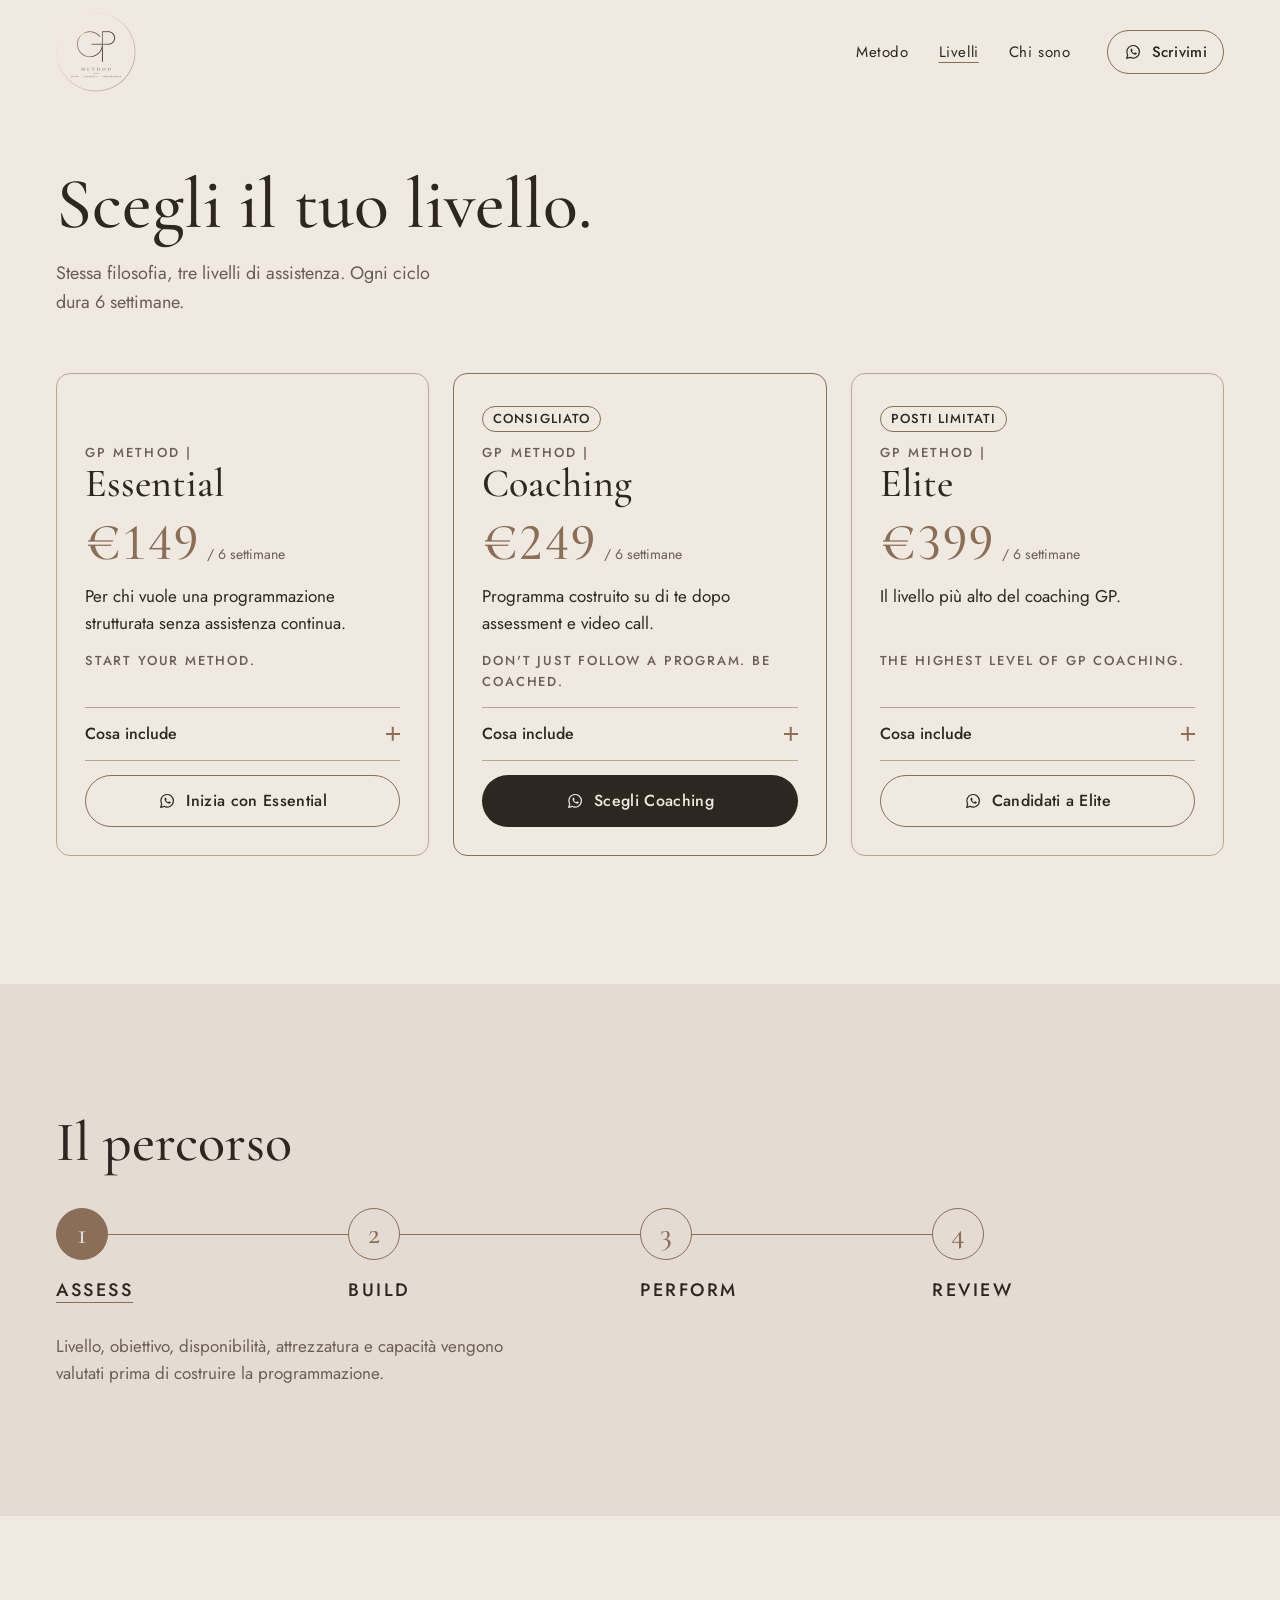
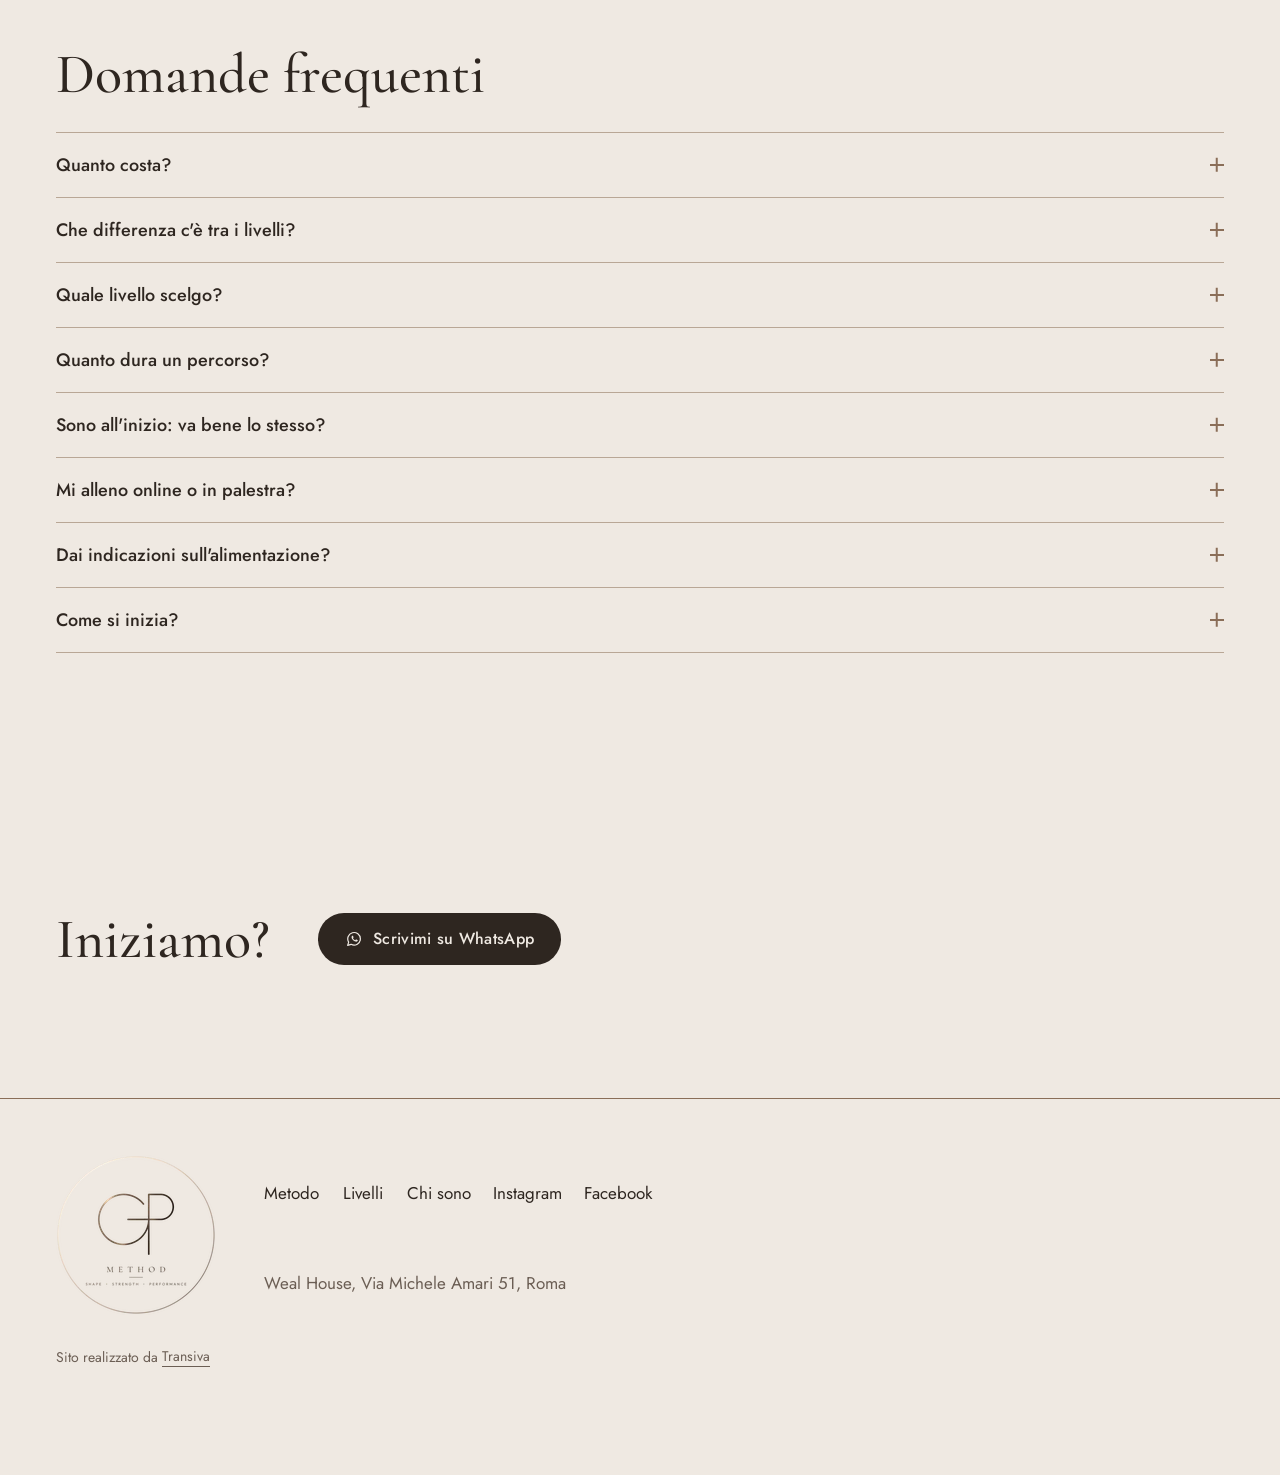
<file: chiaro/livelli.html>
<!doctype html>
<html lang="it">
<head>
  <meta charset="utf-8">
  <meta name="viewport" content="width=device-width, initial-scale=1, viewport-fit=cover">
  <title>Livelli e prezzi | GP METHOD, coaching online</title>
  <meta name="description" content="Essential €149, Coaching €249, Elite €399: tre livelli di coaching online GP METHOD con Giorgia Piras, ogni ciclo dura 6 settimane.">
  <meta name="theme-color" content="#EFE9E2">
  <meta name="apple-mobile-web-app-status-bar-style" content="black-translucent">
  <meta name="color-scheme" content="light">
  <meta name="robots" content="noindex">
  <link rel="canonical" href="https://rodrigoapr01.github.io/gp-method/livelli.html">
  <meta property="og:type" content="website">
  <meta property="og:locale" content="it_IT">
  <meta property="og:site_name" content="GP METHOD">
  <meta property="og:title" content="Livelli e prezzi | GP METHOD, coaching online">
  <meta property="og:description" content="Essential €149, Coaching €249, Elite €399: tre livelli di coaching online GP METHOD con Giorgia Piras, ogni ciclo dura 6 settimane.">
  <meta property="og:url" content="https://rodrigoapr01.github.io/gp-method/livelli.html">
  <meta property="og:image" content="https://rodrigoapr01.github.io/gp-method/assets/og/og-gp-method.jpg?v=2">
  <meta property="og:image:width" content="1200">
  <meta property="og:image:height" content="630">
  <meta property="og:image:alt" content="Logo GP METHOD">
  <meta name="twitter:card" content="summary_large_image">
  <meta name="twitter:image" content="https://rodrigoapr01.github.io/gp-method/assets/og/og-gp-method.jpg?v=2">
  <link rel="icon" href="../assets/brand/favicon/favicon-32.png" sizes="32x32" type="image/png">
  <link rel="icon" href="../assets/brand/favicon/favicon-512.png" sizes="512x512" type="image/png">
  <link rel="apple-touch-icon" href="../assets/brand/favicon/favicon-180.png">
  <link rel="preconnect" href="https://fonts.googleapis.com">
  <link rel="preconnect" href="https://fonts.gstatic.com" crossorigin>
  <link rel="stylesheet" href="https://fonts.googleapis.com/css2?family=Cormorant+Garamond:wght@500;600&family=Jost:wght@300;400;500;600&display=swap">
  <style>
    :root { --pl-bg: #EFE9E2; --pl-a: #8A6E58; --pl-b: #2E2620; }
    .pl { display: none; }
    html.pl-on { overflow: hidden; scrollbar-gutter: stable; }  /* scroll locked, no jump when the scrollbar returns */
    html.pl-on .pl { position: fixed; inset: 0; z-index: 100; display: grid; place-items: center; background: var(--pl-bg); touch-action: none;
      transition: opacity 400ms cubic-bezier(0.23, 1, 0.32, 1); }
    .pl-logo { width: 140px; height: auto; overflow: visible; transition: transform 400ms cubic-bezier(0.23, 1, 0.32, 1); }
    @media (min-width: 900px) { .pl-logo { width: 180px; } }
    .pl-a { stop-color: var(--pl-a); } .pl-b { stop-color: var(--pl-b); }
    .pl-gp, .pl-ring { fill: none; stroke: url(#pl-g); stroke-linecap: round; stroke-linejoin: round; stroke-dasharray: 1; stroke-dashoffset: 1; }
    .pl-gp { stroke-width: 7; animation: pl-draw 700ms cubic-bezier(0.77, 0, 0.175, 1) both; }
    .pl-ring { stroke-width: 3.5; animation: pl-draw 500ms cubic-bezier(0.77, 0, 0.175, 1) 500ms both; }
    .pl-text { fill: url(#pl-g); opacity: 0; transform: translateY(6px); transform-box: fill-box;
      animation: pl-rise 300ms cubic-bezier(0.23, 1, 0.32, 1) 900ms both; }
    @keyframes pl-draw { to { stroke-dashoffset: 0; } }
    @keyframes pl-rise { to { opacity: 1; transform: none; } }
    html.pl-out .pl { opacity: 0; }
    html.pl-out .pl-logo { transform: scale(0.96); }
    @media (prefers-reduced-motion: reduce) {
      .pl-gp, .pl-ring, .pl-text { animation: none; stroke-dashoffset: 0; opacity: 1; transform: none; }
      html.pl-out .pl-logo { transform: none; }
    }
  </style>
  <script>
    /* preloader: once per session; 1.6s in all (800ms with reduced motion), held until the page is parsed, never past 3s; skippable */
    (function () {
      try { if (sessionStorage.getItem('gp-pl')) return; sessionStorage.setItem('gp-pl', '1'); } catch (e) { return; }
      var d = document.documentElement, t0 = Date.now();
      var hold = matchMedia('(prefers-reduced-motion: reduce)').matches ? 400 : 1200, fade = 400, cap = 3000;
      d.classList.add('pl-on');
      var done = false;
      function finish() {
        if (done) return; done = true;
        d.classList.add('pl-out');
        setTimeout(function () { var p = document.getElementById('preloader'); if (p) p.remove(); d.classList.remove('pl-on', 'pl-out'); }, fade);
      }
      function check() {
        if (document.readyState !== 'loading' || Date.now() - t0 >= cap - fade) finish(); else setTimeout(check, 50);
      }
      setTimeout(check, hold);
      // a tap, a click or a key skips it: it is a welcome, it should never hold anyone up
      addEventListener('pointerdown', finish, { once: true });
      addEventListener('keydown', finish, { once: true });
    })();
  </script>
  <link rel="stylesheet" href="../styles.css">
  <link rel="stylesheet" href="css/tema-chiaro.css">
  <script>document.documentElement.classList.add('js')</script>
  <script src="../main.js" defer></script>
  <script type="application/ld+json">{"@context": "https://schema.org", "@type": "FAQPage", "mainEntity": [{"@type": "Question", "name": "Quanto costa?", "acceptedAnswer": {"@type": "Answer", "text": "Essential €149, Coaching €249, Elite €399. Il prezzo è per un ciclo di 6 settimane."}}, {"@type": "Question", "name": "Che differenza c'è tra i livelli?", "acceptedAnswer": {"@type": "Answer", "text": "Essential è una programmazione strutturata senza assistenza continua, 3-4 giorni a settimana. Con Coaching costruisco il programma su di te dopo assessment e video call: 3-5 giorni, con check ogni 2 settimane. Elite è il livello più alto: programmazione completamente individuale, check settimanale e due call 1:1."}}, {"@type": "Question", "name": "Quale livello scelgo?", "acceptedAnswer": {"@type": "Answer", "text": "Se vuoi seguire una programmazione in autonomia, Essential. Se vuoi che ti segua da vicino, Coaching: è quello che consiglio. Se vuoi il massimo del supporto, anche su performance e recupero, Elite. Se hai dubbi, lo scegliamo insieme."}}, {"@type": "Question", "name": "Quanto dura un percorso?", "acceptedAnswer": {"@type": "Answer", "text": "Un ciclo dura 6 settimane e si chiude con un check finale (Essential), una review (Coaching) o la GP Performance Review (Elite)."}}, {"@type": "Question", "name": "Sono all'inizio: va bene lo stesso?", "acceptedAnswer": {"@type": "Answer", "text": "Sì. Prima di costruire la programmazione valuto livello, obiettivo, disponibilità, attrezzatura e capacità: ogni percorso parte da te."}}, {"@type": "Question", "name": "Mi alleno online o in palestra?", "acceptedAnswer": {"@type": "Answer", "text": "Il coaching è online: ricevi la programmazione e ti alleni dove ti alleni di solito. L'attrezzatura che hai a disposizione è una delle cose che valuto all'inizio."}}, {"@type": "Question", "name": "Dai indicazioni sull'alimentazione?", "acceptedAnswer": {"@type": "Answer", "text": "Con Coaching sì: indicazioni generali su alimentazione sportiva e integrazione, nell'ambito delle competenze di un personal trainer."}}, {"@type": "Question", "name": "Come si inizia?", "acceptedAnswer": {"@type": "Answer", "text": "Scrivimi su WhatsApp dicendomi il livello che ti interessa: partiamo dall'assessment."}}]}</script>
</head>
<body class="is-inner">
  <div class="pl" id="preloader" aria-hidden="true">
    <svg class="pl-logo" viewBox="90 90 820 820" focusable="false">
      <defs><linearGradient id="pl-g" x1="200" y1="150" x2="800" y2="850" gradientUnits="userSpaceOnUse"><stop offset="0" class="pl-a"/><stop offset="1" class="pl-b"/></linearGradient></defs>
      <path class="pl-ring" d="M500,100 A400,400 0 1 1 500,900 A400,400 0 1 1 500,100" pathLength="1"/>
      <path class="pl-gp" d="M538.1,341.2 A128,128 0 1 0 565.3,420 L459,420 L565.3,420 L565.3,292 L626.7,292 A64,64 0 0 1 626.7,420 L565.3,420 L565.3,598" pathLength="1"/>
      <g class="pl-text"><circle cx="565.3" cy="420" r="5.6"/><path d="M354.2 685.3 354.6 664 355.6 664.1 355.2 685.3Q355.2 687.5 356 688.5Q356.8 689.5 358.9 689.5Q358.9 689.5 358.9 689.7Q358.9 690 358.9 690Q357.9 690 356.9 690Q355.9 689.9 354.7 689.9Q353.6 689.9 352.6 690Q351.6 690 350.7 690Q350.6 690 350.6 689.7Q350.6 689.5 350.7 689.5Q352.5 689.5 353.3 688.5Q354.1 687.5 354.2 685.3ZM384.1 689.5Q384.2 689.5 384.2 689.7Q384.2 690 384.1 690Q383.1 690 381.7 690Q380.4 689.9 379 689.9Q377.6 689.9 376.4 690Q375.3 690 374.3 690Q374.2 690 374.2 689.7Q374.2 689.5 374.3 689.5Q376.4 689.5 377.1 688.9Q377.7 688.4 377.6 686.5L376.8 665.6L378.2 663.7L366.9 689.7Q366.9 689.9 366.6 689.9Q366.3 689.9 366.2 689.7L355.4 666.6Q353.9 663.5 351 663.5Q350.9 663.5 350.9 663.3Q350.9 663 351 663Q351.7 663 352.5 663Q353.3 663.1 353.8 663.1Q354.5 663.1 355.1 663Q355.7 663 356 663Q356.6 663 356.9 663.4Q357.3 663.8 358 665.2L367.8 686L366.5 688.2L377 664.1Q377.2 663.6 377.6 663.3Q377.9 663 378.3 663Q378.6 663 379 663Q379.4 663.1 380 663.1Q381.2 663.1 381.9 663Q382.7 663 383.5 663Q383.6 663 383.6 663.3Q383.6 663.5 383.5 663.5Q381.4 663.5 380.4 664.1Q379.4 664.7 379.5 666.5L380.4 686.5Q380.4 687.8 380.7 688.4Q381 689 381.7 689.3Q382.5 689.5 384.1 689.5Z M429 690H410.9Q410.8 690 410.8 689.7Q410.8 689.5 410.9 689.5Q412.5 689.5 413.2 689.3Q414 689 414.3 688.4Q414.6 687.8 414.6 686.5V666.5Q414.6 665.2 414.3 664.6Q414 664 413.2 663.8Q412.5 663.5 410.9 663.5Q410.8 663.5 410.8 663.3Q410.8 663 410.9 663H428.2Q428.6 663 428.6 663.4L428.7 668.7Q428.7 668.8 428.5 668.8Q428.2 668.9 428.2 668.7Q428.1 666.4 426.8 665.2Q425.6 663.9 423.5 663.9H420.9Q419.4 663.9 418.7 664.1Q417.9 664.3 417.6 665Q417.4 665.6 417.4 666.7V686.3Q417.4 687.5 417.6 688.1Q417.9 688.7 418.6 688.9Q419.3 689.1 420.8 689.1H424.2Q426.3 689.1 427.7 687.6Q429.1 686.1 429.5 683.6Q429.5 683.5 429.8 683.5Q430.1 683.5 430.1 683.6Q429.9 684.8 429.8 686.4Q429.7 688 429.7 689.4Q429.7 690 429 690ZM426.6 680Q426.6 678 425.6 677.2Q424.7 676.4 422.5 676.4H416V675.5H422.6Q424.7 675.5 425.6 674.8Q426.5 674.1 426.5 672.5Q426.5 672.4 426.8 672.4Q427 672.4 427 672.5Q427 673.7 427 674.5Q427 675.2 427 676Q427 676.9 427 677.9Q427.1 678.8 427.1 680Q427.1 680 426.8 680Q426.6 680 426.6 680Z M464.3 663.8Q461.6 663.8 460.2 665.2Q458.8 666.6 458.3 669.9Q458.2 670 458 670Q457.7 669.9 457.7 669.9Q457.8 669.3 457.9 668.3Q458 667.3 458.1 666.1Q458.2 664.9 458.3 663.8Q458.3 662.8 458.3 662Q458.3 661.8 458.6 661.8Q458.9 661.8 458.9 662Q458.9 662.5 459.3 662.7Q459.7 662.9 460.2 662.9Q460.8 663 461.2 663Q464.9 663.1 469.9 663.1Q472.9 663.1 474.7 663.1Q476.5 663 478.2 663Q479.7 663 480.5 662.8Q481.3 662.6 481.5 661.9Q481.5 661.7 481.7 661.7Q482 661.7 482 661.9Q481.9 662.6 481.8 663.7Q481.7 664.8 481.7 666Q481.6 667.2 481.6 668.3Q481.6 669.3 481.6 669.9Q481.6 669.9 481.3 669.9Q481.1 669.9 481 669.9Q480.9 666.5 479.7 665.1Q478.4 663.8 475.5 663.8Q473.7 663.8 472.8 664Q471.9 664.1 471.6 664.7Q471.3 665.3 471.3 666.6V686.5Q471.3 687.8 471.6 688.4Q471.9 689 472.8 689.3Q473.7 689.5 475.5 689.5Q475.6 689.5 475.6 689.7Q475.6 690 475.5 690Q474.4 690 473 690Q471.5 689.9 469.9 689.9Q468.3 689.9 466.8 690Q465.4 690 464.2 690Q464.1 690 464.1 689.7Q464.1 689.5 464.2 689.5Q466 689.5 466.9 689.3Q467.9 689 468.2 688.4Q468.5 687.8 468.5 686.5V666.5Q468.5 665.2 468.2 664.6Q467.9 664.1 467 663.9Q466 663.8 464.3 663.8Z M532.1 666.6Q532.1 665.3 531.8 664.7Q531.6 664 530.8 663.8Q530 663.5 528.3 663.5Q528.2 663.5 528.2 663.3Q528.2 663 528.3 663Q529.3 663 530.6 663.1Q531.9 663.1 533.5 663.1Q534.9 663.1 536.3 663.1Q537.6 663 538.6 663Q538.8 663 538.8 663.3Q538.8 663.5 538.6 663.5Q537 663.5 536.2 663.8Q535.4 664 535.1 664.6Q534.8 665.2 534.8 666.5V686.5Q534.8 687.8 535.1 688.4Q535.4 689 536.2 689.3Q537 689.5 538.6 689.5Q538.8 689.5 538.8 689.7Q538.8 690 538.6 690Q537.6 690 536.3 690Q534.9 689.9 533.5 689.9Q531.9 689.9 530.6 690Q529.3 690 528.3 690Q528.2 690 528.2 689.7Q528.2 689.5 528.3 689.5Q530 689.5 530.8 689.3Q531.6 689 531.8 688.4Q532.1 687.8 532.1 686.5ZM514 676.4V675.5H533.3V676.4ZM512.7 686.5V666.5Q512.7 665.2 512.4 664.6Q512.2 664 511.4 663.8Q510.6 663.5 509 663.5Q508.9 663.5 508.9 663.3Q508.9 663 509 663Q510 663 511.3 663.1Q512.6 663.1 514.1 663.1Q515.7 663.1 517 663.1Q518.3 663 519.3 663Q519.4 663 519.4 663.3Q519.4 663.5 519.3 663.5Q517.7 663.5 516.9 663.8Q516.1 664 515.8 664.7Q515.5 665.3 515.5 666.6V686.5Q515.5 687.8 515.8 688.4Q516 689 516.9 689.3Q517.7 689.5 519.3 689.5Q519.4 689.5 519.4 689.7Q519.4 690 519.3 690Q518.2 690 516.9 690Q515.7 689.9 514.1 689.9Q512.6 689.9 511.3 690Q510 690 508.9 690Q508.8 690 508.8 689.7Q508.8 689.5 508.9 689.5Q510.5 689.5 511.3 689.3Q512.2 689 512.4 688.4Q512.7 687.8 512.7 686.5Z M579.9 690.5Q576.8 690.5 574.3 689.4Q571.8 688.3 570 686.4Q568.2 684.4 567.2 681.9Q566.2 679.4 566.2 676.5Q566.2 673 567.6 670.4Q569 667.8 571.2 666Q573.5 664.3 576.1 663.4Q578.8 662.5 581.4 662.5Q584.6 662.5 587.2 663.7Q589.7 664.8 591.5 666.8Q593.2 668.7 594.2 671.2Q595.1 673.6 595.1 676.2Q595.1 679.2 593.9 681.8Q592.7 684.4 590.6 686.4Q588.5 688.3 585.7 689.4Q583 690.5 579.9 690.5ZM581.5 689.6Q584.4 689.6 586.7 688.2Q589.1 686.8 590.4 684.1Q591.8 681.4 591.8 677.4Q591.8 673.4 590.3 670.2Q588.8 667.1 586.1 665.3Q583.4 663.5 579.7 663.5Q574.9 663.5 572.2 666.6Q569.5 669.7 569.5 675Q569.5 678.1 570.4 680.7Q571.2 683.4 572.8 685.4Q574.4 687.4 576.6 688.5Q578.8 689.6 581.5 689.6Z M634.2 690.2Q633 690.2 631.1 690Q629.3 689.9 627.8 689.9Q626.3 689.9 625 690Q623.7 690 622.6 690Q622.5 690 622.5 689.7Q622.5 689.5 622.6 689.5Q624.2 689.5 625 689.3Q625.8 689 626.1 688.4Q626.4 687.8 626.4 686.5V666.5Q626.4 665.2 626.1 664.6Q625.8 664 625 663.8Q624.3 663.5 622.7 663.5Q622.6 663.5 622.6 663.3Q622.6 663 622.7 663Q623.7 663 625 663.1Q626.3 663.1 627.8 663.1Q629.2 663.1 630.8 663Q632.4 662.9 633.6 662.9Q638.2 662.9 641.6 664.6Q645.1 666.4 647 669.4Q648.9 672.3 648.9 676Q648.9 679.3 647.7 681.9Q646.6 684.5 644.5 686.3Q642.5 688.2 639.8 689.2Q637.2 690.2 634.2 690.2ZM633.8 689.5Q637.2 689.5 639.9 688.1Q642.5 686.6 644.1 683.8Q645.6 681 645.6 677Q645.6 673.2 644.2 670.2Q642.7 667.2 640.2 665.4Q637.6 663.6 634 663.6Q631.4 663.6 630.3 664.1Q629.2 664.6 629.2 666.6V686Q629.2 687.8 630 688.7Q630.9 689.5 633.8 689.5Z"/><rect x="465" y="716" width="70" height="1.6"/><path d="M246.8 758.2Q245.3 758.2 244.3 757.6Q243.2 757.1 242.5 756.1L243.4 755.2Q244 756.1 244.9 756.5Q245.7 756.9 246.9 756.9Q248.1 756.9 248.8 756.4Q249.5 755.8 249.5 754.9Q249.5 754.1 249.2 753.7Q248.9 753.2 248.3 752.9Q247.7 752.6 247.1 752.3Q246.4 752.1 245.7 751.8Q245.1 751.6 244.5 751.2Q244 750.8 243.6 750.2Q243.3 749.5 243.3 748.6Q243.3 747.6 243.8 746.8Q244.3 746.1 245.1 745.7Q246 745.3 247.1 745.3Q248.3 745.3 249.2 745.8Q250.2 746.3 250.8 747.1L249.9 748Q249.3 747.3 248.6 746.9Q247.9 746.6 247 746.6Q245.9 746.6 245.3 747.1Q244.6 747.6 244.6 748.5Q244.6 749.2 245 749.6Q245.3 750.1 245.9 750.4Q246.4 750.6 247.1 750.9Q247.8 751.1 248.4 751.4Q249.1 751.7 249.7 752.1Q250.2 752.5 250.5 753.1Q250.9 753.8 250.9 754.8Q250.9 756.4 249.8 757.3Q248.7 758.2 246.8 758.2Z M259.1 758V745.5H260.5V758ZM267.3 758V745.5H268.7V758ZM260 752.2V750.9H267.7V752.2Z M276.6 758 281.8 745.5H282.8L287.8 758H286.4L282 747H282.5L278.1 758ZM279 754.7V753.6H285.5V754.7Z M296.7 753V751.8H300.4Q301.1 751.8 301.7 751.5Q302.3 751.2 302.7 750.6Q303 750 303 749.2Q303 748.4 302.7 747.9Q302.3 747.3 301.7 747Q301.1 746.7 300.4 746.7H296.7V745.5H300.5Q301.6 745.5 302.5 746Q303.4 746.4 303.9 747.3Q304.4 748.1 304.4 749.2Q304.4 750.4 303.9 751.2Q303.4 752.1 302.5 752.5Q301.6 753 300.5 753ZM295.8 758V745.5H297.1V758Z M312.6 758V745.5H313.9V758ZM313.5 758V756.8H320.8V758ZM313.5 752.2V751H320.2V752.2ZM313.5 746.7V745.5H320.7V746.7Z M349.5 753.1Q349 753.1 348.7 752.8Q348.3 752.6 348.1 752.3Q347.9 751.9 347.9 751.4Q347.9 751 348.1 750.6Q348.3 750.3 348.7 750Q349 749.8 349.5 749.8Q350 749.8 350.4 750Q350.7 750.3 350.9 750.6Q351.1 751 351.1 751.4Q351.1 751.9 350.9 752.3Q350.7 752.6 350.4 752.8Q350 753.1 349.5 753.1Z M382.4 758.2Q381 758.2 379.9 757.6Q378.9 757.1 378.1 756.1L379 755.2Q379.6 756.1 380.5 756.5Q381.3 756.9 382.5 756.9Q383.7 756.9 384.4 756.4Q385.2 755.8 385.2 754.9Q385.2 754.1 384.8 753.7Q384.5 753.2 383.9 752.9Q383.4 752.6 382.7 752.3Q382 752.1 381.4 751.8Q380.7 751.6 380.1 751.2Q379.6 750.8 379.2 750.2Q378.9 749.5 378.9 748.6Q378.9 747.6 379.4 746.8Q379.9 746.1 380.7 745.7Q381.6 745.3 382.7 745.3Q383.9 745.3 384.8 745.8Q385.8 746.3 386.4 747.1L385.5 748Q384.9 747.3 384.3 746.9Q383.6 746.6 382.6 746.6Q381.6 746.6 380.9 747.1Q380.2 747.6 380.2 748.5Q380.2 749.2 380.6 749.6Q380.9 750.1 381.5 750.4Q382 750.6 382.7 750.9Q383.4 751.1 384 751.4Q384.7 751.7 385.3 752.1Q385.8 752.5 386.2 753.1Q386.5 753.8 386.5 754.8Q386.5 756.4 385.4 757.3Q384.3 758.2 382.4 758.2Z M398.2 758V745.9H399.6V758ZM393.8 746.7V745.5H404V746.7Z M412.8 752.4V751.3H416.4Q417.7 751.3 418.3 750.7Q419 750 419 749Q419 748 418.3 747.3Q417.7 746.7 416.4 746.7H412.8V745.5H416.4Q417.6 745.5 418.5 745.9Q419.4 746.4 419.9 747.2Q420.3 748 420.3 749Q420.3 750 419.9 750.8Q419.4 751.6 418.5 752Q417.6 752.4 416.4 752.4ZM411.9 758V745.5H413.3V758ZM419.5 758 414.8 752.2 416.1 751.8 421.2 758Z M429.2 758V745.5H430.5V758ZM430 758V756.8H437.4V758ZM430 752.2V751H436.8V752.2ZM430 746.7V745.5H437.3V746.7Z M445.6 758V745.5H446.5L446.9 747.1V758ZM454.2 758 446.3 747.3 446.5 745.5 454.4 756.2ZM454.2 758 453.8 756.5V745.5H455.2V758Z M469.7 758.2Q468.4 758.2 467.2 757.7Q466.1 757.2 465.2 756.3Q464.4 755.4 463.9 754.3Q463.4 753.1 463.4 751.7Q463.4 750.4 463.9 749.2Q464.4 748 465.3 747.2Q466.1 746.3 467.3 745.8Q468.4 745.3 469.8 745.3Q471.3 745.3 472.6 745.9Q473.8 746.5 474.6 747.6L473.7 748.5Q473.1 747.6 472.1 747.1Q471 746.6 469.8 746.6Q468.3 746.6 467.2 747.3Q466.1 747.9 465.5 749.1Q464.8 750.2 464.8 751.8Q464.8 753.2 465.5 754.4Q466.1 755.6 467.2 756.2Q468.3 756.9 469.7 756.9Q471.1 756.9 472.1 756.3Q473.1 755.8 473.7 754.7Q474.2 753.6 474.3 752.1L475 752.7H469.6V751.5H475.6V751.7Q475.6 753.8 474.9 755.2Q474.1 756.7 472.8 757.4Q471.5 758.2 469.7 758.2Z M487.3 758V745.9H488.6V758ZM482.9 746.7V745.5H493V746.7Z M501 758V745.5H502.3V758ZM509.2 758V745.5H510.5V758ZM501.9 752.2V750.9H509.6V752.2Z M540 753.1Q539.5 753.1 539.1 752.8Q538.8 752.6 538.6 752.3Q538.4 751.9 538.4 751.4Q538.4 751 538.6 750.6Q538.8 750.3 539.1 750Q539.5 749.8 540 749.8Q540.5 749.8 540.8 750Q541.2 750.3 541.4 750.6Q541.6 751 541.6 751.4Q541.6 751.9 541.4 752.3Q541.2 752.6 540.8 752.8Q540.5 753.1 540 753.1Z M570.3 753V751.8H574Q574.7 751.8 575.3 751.5Q576 751.2 576.3 750.6Q576.7 750 576.7 749.2Q576.7 748.4 576.3 747.9Q576 747.3 575.3 747Q574.7 746.7 574 746.7H570.3V745.5H574.1Q575.2 745.5 576.1 746Q577 746.4 577.5 747.3Q578 748.1 578 749.2Q578 750.4 577.5 751.2Q577 752.1 576.1 752.5Q575.2 753 574.1 753ZM569.4 758V745.5H570.8V758Z M586.2 758V745.5H587.5V758ZM587.1 758V756.8H594.4V758ZM587.1 752.2V751H593.8V752.2ZM587.1 746.7V745.5H594.3V746.7Z M603.5 752.4V751.3H607.1Q608.3 751.3 609 750.7Q609.6 750 609.6 749Q609.6 748 609 747.3Q608.3 746.7 607.1 746.7H603.5V745.5H607.1Q608.3 745.5 609.2 745.9Q610 746.4 610.5 747.2Q611 748 611 749Q611 750 610.5 750.8Q610 751.6 609.2 752Q608.3 752.4 607.1 752.4ZM602.6 758V745.5H603.9V758ZM610.2 758 605.5 752.2 606.8 751.8 611.9 758Z M619.8 758V745.5H621.1V758ZM620.7 752.4V751.1H627.4V752.4ZM620.7 746.7V745.5H627.7V746.7Z M641.5 758.2Q640.1 758.2 639 757.7Q637.9 757.2 637 756.3Q636.2 755.4 635.7 754.2Q635.2 753.1 635.2 751.7Q635.2 750.4 635.7 749.2Q636.1 748.1 637 747.2Q637.8 746.3 639 745.8Q640.1 745.3 641.4 745.3Q642.8 745.3 643.9 745.8Q645 746.3 645.9 747.2Q646.7 748.1 647.2 749.2Q647.7 750.4 647.7 751.8Q647.7 753.1 647.2 754.3Q646.7 755.4 645.9 756.3Q645 757.2 643.9 757.7Q642.8 758.2 641.5 758.2ZM641.4 756.9Q642.8 756.9 643.9 756.2Q645 755.6 645.7 754.4Q646.3 753.2 646.3 751.7Q646.3 750.6 645.9 749.7Q645.6 748.8 644.9 748.1Q644.3 747.4 643.4 747Q642.5 746.6 641.4 746.6Q640 746.6 638.9 747.3Q637.8 747.9 637.2 749.1Q636.6 750.2 636.6 751.7Q636.6 752.8 636.9 753.8Q637.3 754.7 638 755.4Q638.6 756.1 639.5 756.5Q640.4 756.9 641.4 756.9Z M656.8 752.4V751.3H660.5Q661.7 751.3 662.3 750.7Q663 750 663 749Q663 748 662.4 747.3Q661.7 746.7 660.5 746.7H656.8V745.5H660.5Q661.7 745.5 662.5 745.9Q663.4 746.4 663.9 747.2Q664.4 748 664.4 749Q664.4 750 663.9 750.8Q663.4 751.6 662.5 752Q661.7 752.4 660.5 752.4ZM656 758V745.5H657.3V758ZM663.5 758 658.8 752.2 660.1 751.8 665.2 758Z M673.2 758V745.5H674.1L679.5 754.4H678.9L684.2 745.5H685.2V758H683.9V747.8L684.2 747.9L679.7 755.3H678.7L674.2 747.9L674.5 747.8V758Z M693.2 758 698.3 745.5H699.3L704.4 758H702.9L698.5 747H699L694.6 758ZM695.5 754.7V753.6H702V754.7Z M712.3 758V745.5H713.3L713.7 747.1V758ZM721 758 713.1 747.3 713.3 745.5 721.2 756.2ZM721 758 720.6 756.5V745.5H721.9V758Z M736.5 758.2Q735.1 758.2 734 757.7Q732.8 757.2 732 756.3Q731.1 755.4 730.7 754.3Q730.2 753.1 730.2 751.7Q730.2 750.4 730.7 749.2Q731.1 748.1 732 747.2Q732.8 746.3 734 745.8Q735.1 745.3 736.4 745.3Q737.9 745.3 739 745.8Q740.2 746.3 741 747.2L740.1 748.1Q739.4 747.4 738.5 747Q737.6 746.6 736.4 746.6Q735.4 746.6 734.5 747Q733.6 747.4 733 748.1Q732.3 748.8 731.9 749.7Q731.6 750.6 731.6 751.7Q731.6 752.8 731.9 753.8Q732.3 754.7 733 755.4Q733.6 756.1 734.5 756.5Q735.4 756.9 736.5 756.9Q737.7 756.9 738.6 756.5Q739.5 756.1 740.2 755.3L741.1 756.3Q740.3 757.2 739.1 757.7Q737.9 758.2 736.5 758.2Z M749.1 758V745.5H750.5V758ZM750 758V756.8H757.4V758ZM750 752.2V751H756.8V752.2ZM750 746.7V745.5H757.3V746.7Z"/></g>
    </svg>
  </div>
  <a class="skip" href="#main">Vai al contenuto</a>
  <header class="top">
    <a class="brand" href="index.html"><picture><source type="image/webp" sizes="80px" srcset="../assets/brand/GP-logo-metallo-scuro-160.webp 160w, ../assets/brand/GP-logo-metallo-scuro-320.webp 320w, ../assets/brand/GP-logo-metallo-scuro-640.webp 640w"><img class="brand-logo" src="../assets/brand/GP-logo-metallo-scuro.png" width="80" height="80" alt="GP METHOD" fetchpriority="high" decoding="async"></picture></a>
    <nav class="top-nav" aria-label="Principale"><a href="index.html#metodo">Metodo</a><a href="livelli.html" aria-current="page">Livelli</a><a href="chi-sono.html">Chi sono</a></nav>
    <a class="btn btn--secondary btn--sm top-wa" data-wa="Ciao Giorgia, vorrei informazioni sui livelli di GP METHOD." href="#contatti"><svg class="i-wa" viewBox="0 0 24 24" aria-hidden="true" focusable="false"><path fill="none" stroke="currentColor" stroke-width="1.6" stroke-linejoin="round" d="M20.5 11.7a8.4 8.4 0 0 1-12.4 7.4L3.5 20.5l1.4-4.4a8.4 8.4 0 1 1 15.6-4.4z"/><path fill="currentColor" d="M9.1 7.9c.2-.4.4-.4.6-.4h.5c.2 0 .4 0 .5.3l.7 1.7c.1.2 0 .4-.1.6l-.5.6c-.1.1-.2.3 0 .5a5.6 5.6 0 0 0 2.6 2.3c.2.1.4.1.5-.1l.7-.8c.2-.2.3-.2.5-.1l1.6.8c.2.1.3.2.3.3v.5c0 .5-.4 1.1-1 1.3-.6.3-1.6.3-3-.3a8.6 8.6 0 0 1-3.7-3.5c-.7-1.2-.6-2.3-.2-3.2z"/></svg><span>Scrivimi</span></a>
    <button class="menu-btn" type="button" aria-haspopup="dialog" aria-controls="menu" aria-label="Apri il menu"><span></span><span></span></button>
  </header>

  <dialog class="menu" id="menu" aria-label="Menu">
    <a class="menu-logo" href="index.html"><picture><source type="image/webp" sizes="72px" srcset="../assets/brand/GP-logo-metallo-scuro-160.webp 160w, ../assets/brand/GP-logo-metallo-scuro-320.webp 320w, ../assets/brand/GP-logo-metallo-scuro-640.webp 640w"><img class="menu-logo-img" src="../assets/brand/GP-logo-metallo-scuro.png" width="72" height="72" alt="GP METHOD" loading="lazy" decoding="async"></picture></a>
    <button class="menu-close" type="button" aria-label="Chiudi il menu"><svg viewBox="0 0 24 24" aria-hidden="true" focusable="false"><path d="M6 6l12 12M18 6L6 18" fill="none" stroke="currentColor" stroke-width="1.6" stroke-linecap="round"/></svg></button>
    <nav aria-label="Menu"><a href="index.html#metodo">Metodo</a><a href="livelli.html" aria-current="page">Livelli</a><a href="chi-sono.html">Chi sono</a></nav>
    <a class="btn btn--primary" data-wa="Ciao Giorgia, vorrei informazioni sui livelli di GP METHOD." href="#contatti"><svg class="i-wa" viewBox="0 0 24 24" aria-hidden="true" focusable="false"><path fill="none" stroke="currentColor" stroke-width="1.6" stroke-linejoin="round" d="M20.5 11.7a8.4 8.4 0 0 1-12.4 7.4L3.5 20.5l1.4-4.4a8.4 8.4 0 1 1 15.6-4.4z"/><path fill="currentColor" d="M9.1 7.9c.2-.4.4-.4.6-.4h.5c.2 0 .4 0 .5.3l.7 1.7c.1.2 0 .4-.1.6l-.5.6c-.1.1-.2.3 0 .5a5.6 5.6 0 0 0 2.6 2.3c.2.1.4.1.5-.1l.7-.8c.2-.2.3-.2.5-.1l1.6.8c.2.1.3.2.3.3v.5c0 .5-.4 1.1-1 1.3-.6.3-1.6.3-3-.3a8.6 8.6 0 0 1-3.7-3.5c-.7-1.2-.6-2.3-.2-3.2z"/></svg><span>Scrivimi su WhatsApp</span></a>
  </dialog>

  <main id="main">
    <section class="intro" aria-labelledby="levels-title">
      <h1 id="levels-title">Scegli il tuo livello.</h1>
      <p class="lead">Stessa filosofia, tre livelli di assistenza. Ogni ciclo dura 6 settimane.</p>
    </section>

    <section class="cards" aria-label="I tre livelli">
        <article class="card card--essential" id="essential" aria-labelledby="t-essential">
          <span class="badge-slot" aria-hidden="true"></span>
          <h2 class="card-name" id="t-essential"><span class="card-brand">GP METHOD |</span> Essential</h2>
          <p class="card-price"><strong>€149</strong> <span>/ 6 settimane</span></p>
          <p class="card-line">Per chi vuole una programmazione strutturata senza assistenza continua.</p>
          <p class="card-sign" lang="en">START YOUR METHOD.</p>
          <div class="include">
            <button class="include-btn" type="button" aria-expanded="false" aria-controls="inc-essential">Cosa include<span class="plus" aria-hidden="true"></span></button>
            <div class="include-panel" id="inc-essential"><ul role="list"><li>Programmazione personalizzata, 3-4 giorni</li><li>Progressioni Week 1–6</li><li>RPE e indicazioni sui carichi</li><li>Warm-up specifici</li><li>Lavoro Shape, Strength e Performance</li><li>Conditioning</li><li>Video exercise library</li><li>Linee guida cardio</li><li>Check finale</li></ul></div>
          </div>
          <a class="btn btn--secondary" data-wa="Ciao Giorgia, vorrei iniziare GP METHOD | ESSENTIAL." href="#contatti"><svg class="i-wa" viewBox="0 0 24 24" aria-hidden="true" focusable="false"><path fill="none" stroke="currentColor" stroke-width="1.6" stroke-linejoin="round" d="M20.5 11.7a8.4 8.4 0 0 1-12.4 7.4L3.5 20.5l1.4-4.4a8.4 8.4 0 1 1 15.6-4.4z"/><path fill="currentColor" d="M9.1 7.9c.2-.4.4-.4.6-.4h.5c.2 0 .4 0 .5.3l.7 1.7c.1.2 0 .4-.1.6l-.5.6c-.1.1-.2.3 0 .5a5.6 5.6 0 0 0 2.6 2.3c.2.1.4.1.5-.1l.7-.8c.2-.2.3-.2.5-.1l1.6.8c.2.1.3.2.3.3v.5c0 .5-.4 1.1-1 1.3-.6.3-1.6.3-3-.3a8.6 8.6 0 0 1-3.7-3.5c-.7-1.2-.6-2.3-.2-3.2z"/></svg><span>Inizia con Essential</span></a>
        </article>
        <article class="card card--coaching" id="coaching" aria-labelledby="t-coaching">
          <span class="badge">Consigliato</span>
          <h2 class="card-name" id="t-coaching"><span class="card-brand">GP METHOD |</span> Coaching</h2>
          <p class="card-price"><strong>€249</strong> <span>/ 6 settimane</span></p>
          <p class="card-line">Programma costruito su di te dopo assessment e video call.</p>
          <p class="card-sign" lang="en">DON'T JUST FOLLOW A PROGRAM. BE COACHED.</p>
          <div class="include">
            <button class="include-btn" type="button" aria-expanded="false" aria-controls="inc-coaching">Cosa include<span class="plus" aria-hidden="true"></span></button>
            <div class="include-panel" id="inc-coaching"><ul role="list"><li>3-5 giorni di allenamento</li><li>Check ogni 2 settimane</li><li>Analisi tecnica dei video</li><li>Adattamenti della programmazione</li><li>Gestione cardio e conditioning</li><li>Indicazioni generali su alimentazione sportiva e integrazione, nell'ambito delle competenze di un personal trainer</li><li>Supporto diretto</li><li>Review finale</li></ul></div>
          </div>
          <a class="btn btn--primary" data-wa="Ciao Giorgia, vorrei iniziare GP METHOD | COACHING." href="#contatti"><svg class="i-wa" viewBox="0 0 24 24" aria-hidden="true" focusable="false"><path fill="none" stroke="currentColor" stroke-width="1.6" stroke-linejoin="round" d="M20.5 11.7a8.4 8.4 0 0 1-12.4 7.4L3.5 20.5l1.4-4.4a8.4 8.4 0 1 1 15.6-4.4z"/><path fill="currentColor" d="M9.1 7.9c.2-.4.4-.4.6-.4h.5c.2 0 .4 0 .5.3l.7 1.7c.1.2 0 .4-.1.6l-.5.6c-.1.1-.2.3 0 .5a5.6 5.6 0 0 0 2.6 2.3c.2.1.4.1.5-.1l.7-.8c.2-.2.3-.2.5-.1l1.6.8c.2.1.3.2.3.3v.5c0 .5-.4 1.1-1 1.3-.6.3-1.6.3-3-.3a8.6 8.6 0 0 1-3.7-3.5c-.7-1.2-.6-2.3-.2-3.2z"/></svg><span>Scegli Coaching</span></a>
        </article>
        <article class="card card--elite" id="elite" aria-labelledby="t-elite">
          <span class="badge">Posti limitati</span>
          <h2 class="card-name" id="t-elite"><span class="card-brand">GP METHOD |</span> Elite</h2>
          <p class="card-price"><strong>€399</strong> <span>/ 6 settimane</span></p>
          <p class="card-line">Il livello più alto del coaching GP.</p>
          <p class="card-sign" lang="en">THE HIGHEST LEVEL OF GP COACHING.</p>
          <div class="include">
            <button class="include-btn" type="button" aria-expanded="false" aria-controls="inc-elite">Cosa include<span class="plus" aria-hidden="true"></span></button>
            <div class="include-panel" id="inc-elite"><ul role="list"><li>Assessment 1:1 approfondito</li><li>Programmazione completamente individuale</li><li>Check settimanale</li><li>Feedback video prioritario</li><li>Adattamenti continui</li><li>Strategia performance e recupero</li><li>Due call 1:1</li><li>Gestione dei giorni ON/OFF</li><li>GP Performance Review finale</li></ul></div>
          </div>
          <a class="btn btn--secondary" data-wa="Ciao Giorgia, vorrei candidarmi a GP METHOD | ELITE." href="#contatti"><svg class="i-wa" viewBox="0 0 24 24" aria-hidden="true" focusable="false"><path fill="none" stroke="currentColor" stroke-width="1.6" stroke-linejoin="round" d="M20.5 11.7a8.4 8.4 0 0 1-12.4 7.4L3.5 20.5l1.4-4.4a8.4 8.4 0 1 1 15.6-4.4z"/><path fill="currentColor" d="M9.1 7.9c.2-.4.4-.4.6-.4h.5c.2 0 .4 0 .5.3l.7 1.7c.1.2 0 .4-.1.6l-.5.6c-.1.1-.2.3 0 .5a5.6 5.6 0 0 0 2.6 2.3c.2.1.4.1.5-.1l.7-.8c.2-.2.3-.2.5-.1l1.6.8c.2.1.3.2.3.3v.5c0 .5-.4 1.1-1 1.3-.6.3-1.6.3-3-.3a8.6 8.6 0 0 1-3.7-3.5c-.7-1.2-.6-2.3-.2-3.2z"/></svg><span>Candidati a Elite</span></a>
        </article>
    </section>

    <section class="path light" aria-labelledby="path-title">
      <h2 id="path-title" class="title">Il percorso</h2>
      <div class="steps-wrap" data-steps><ol class="steps steps--dark"><li><button class="step" type="button" aria-pressed="true" aria-controls="path-note" data-note="Livello, obiettivo, disponibilità, attrezzatura e capacità vengono valutati prima di costruire la programmazione."><span class="step-n" aria-hidden="true">1</span><span class="step-w" lang="en">Assess</span></button></li><li><button class="step" type="button" aria-pressed="false" aria-controls="path-note" data-note="La programmazione prende forma sulle tue giornate, con progressioni dalla Week 1 alla Week 6."><span class="step-n" aria-hidden="true">2</span><span class="step-w" lang="en">Build</span></button></li><li><button class="step" type="button" aria-pressed="false" aria-controls="path-note" data-note="Ti alleni con RPE e indicazioni sui carichi; con Coaching ed Elite arrivano anche check e analisi dei video."><span class="step-n" aria-hidden="true">3</span><span class="step-w" lang="en">Perform</span></button></li><li><button class="step" type="button" aria-pressed="false" aria-controls="path-note" data-note="A fine ciclo il check finale: Review con Coaching, GP Performance Review con Elite."><span class="step-n" aria-hidden="true">4</span><span class="step-w" lang="en">Review</span></button></li></ol><p class="step-note" id="path-note" aria-live="polite">Livello, obiettivo, disponibilità, attrezzatura e capacità vengono valutati prima di costruire la programmazione.</p></div>
    </section>

    <section class="faq" id="faq" aria-labelledby="faq-title">
      <h2 id="faq-title" class="title">Domande frequenti</h2>
      <ul class="faq-list" role="list"><li><h3 class="faq-q"><button class="faq-btn" type="button" aria-expanded="false" aria-controls="faq-1">Quanto costa?<span class="plus" aria-hidden="true"></span></button></h3><div class="more-panel" id="faq-1"><div><p>Essential €149, Coaching €249, Elite €399. Il prezzo è per un ciclo di 6 settimane.</p></div></div></li><li><h3 class="faq-q"><button class="faq-btn" type="button" aria-expanded="false" aria-controls="faq-2">Che differenza c'è tra i livelli?<span class="plus" aria-hidden="true"></span></button></h3><div class="more-panel" id="faq-2"><div><p>Essential è una programmazione strutturata senza assistenza continua, 3-4 giorni a settimana. Con Coaching costruisco il programma su di te dopo assessment e video call: 3-5 giorni, con check ogni 2 settimane. Elite è il livello più alto: programmazione completamente individuale, check settimanale e due call 1:1.</p></div></div></li><li><h3 class="faq-q"><button class="faq-btn" type="button" aria-expanded="false" aria-controls="faq-3">Quale livello scelgo?<span class="plus" aria-hidden="true"></span></button></h3><div class="more-panel" id="faq-3"><div><p>Se vuoi seguire una programmazione in autonomia, Essential. Se vuoi che ti segua da vicino, Coaching: è quello che consiglio. Se vuoi il massimo del supporto, anche su performance e recupero, Elite. Se hai dubbi, lo scegliamo insieme.</p></div></div></li><li><h3 class="faq-q"><button class="faq-btn" type="button" aria-expanded="false" aria-controls="faq-4">Quanto dura un percorso?<span class="plus" aria-hidden="true"></span></button></h3><div class="more-panel" id="faq-4"><div><p>Un ciclo dura 6 settimane e si chiude con un check finale (Essential), una review (Coaching) o la GP Performance Review (Elite).</p></div></div></li><li><h3 class="faq-q"><button class="faq-btn" type="button" aria-expanded="false" aria-controls="faq-5">Sono all'inizio: va bene lo stesso?<span class="plus" aria-hidden="true"></span></button></h3><div class="more-panel" id="faq-5"><div><p>Sì. Prima di costruire la programmazione valuto livello, obiettivo, disponibilità, attrezzatura e capacità: ogni percorso parte da te.</p></div></div></li><li><h3 class="faq-q"><button class="faq-btn" type="button" aria-expanded="false" aria-controls="faq-6">Mi alleno online o in palestra?<span class="plus" aria-hidden="true"></span></button></h3><div class="more-panel" id="faq-6"><div><p>Il coaching è online: ricevi la programmazione e ti alleni dove ti alleni di solito. L'attrezzatura che hai a disposizione è una delle cose che valuto all'inizio.</p></div></div></li><li><h3 class="faq-q"><button class="faq-btn" type="button" aria-expanded="false" aria-controls="faq-7">Dai indicazioni sull'alimentazione?<span class="plus" aria-hidden="true"></span></button></h3><div class="more-panel" id="faq-7"><div><p>Con Coaching sì: indicazioni generali su alimentazione sportiva e integrazione, nell'ambito delle competenze di un personal trainer.</p></div></div></li><li><h3 class="faq-q"><button class="faq-btn" type="button" aria-expanded="false" aria-controls="faq-8">Come si inizia?<span class="plus" aria-hidden="true"></span></button></h3><div class="more-panel" id="faq-8"><div><p>Scrivimi su WhatsApp dicendomi il livello che ti interessa: partiamo dall'assessment.</p></div></div></li></ul>
    </section>

    <section class="close" aria-labelledby="close-title">
      <h2 id="close-title" class="title">Iniziamo?</h2>
      <a class="btn btn--primary" data-wa="Ciao Giorgia, vorrei informazioni sui livelli di GP METHOD." href="#contatti"><svg class="i-wa" viewBox="0 0 24 24" aria-hidden="true" focusable="false"><path fill="none" stroke="currentColor" stroke-width="1.6" stroke-linejoin="round" d="M20.5 11.7a8.4 8.4 0 0 1-12.4 7.4L3.5 20.5l1.4-4.4a8.4 8.4 0 1 1 15.6-4.4z"/><path fill="currentColor" d="M9.1 7.9c.2-.4.4-.4.6-.4h.5c.2 0 .4 0 .5.3l.7 1.7c.1.2 0 .4-.1.6l-.5.6c-.1.1-.2.3 0 .5a5.6 5.6 0 0 0 2.6 2.3c.2.1.4.1.5-.1l.7-.8c.2-.2.3-.2.5-.1l1.6.8c.2.1.3.2.3.3v.5c0 .5-.4 1.1-1 1.3-.6.3-1.6.3-3-.3a8.6 8.6 0 0 1-3.7-3.5c-.7-1.2-.6-2.3-.2-3.2z"/></svg><span>Scrivimi su WhatsApp</span></a>
    </section>
  </main>

  <footer class="foot" id="contatti">
    <a class="foot-brand" href="index.html"><picture><source type="image/webp" sizes="160px" srcset="../assets/brand/GP-logo-metallo-scuro-160.webp 160w, ../assets/brand/GP-logo-metallo-scuro-320.webp 320w, ../assets/brand/GP-logo-metallo-scuro-640.webp 640w"><img class="foot-logo" src="../assets/brand/GP-logo-metallo-scuro.png" width="160" height="160" alt="GP METHOD" loading="lazy" decoding="async"></picture></a>
    <nav class="foot-nav" aria-label="Pagine"><a href="index.html#metodo">Metodo</a><a href="livelli.html" aria-current="page">Livelli</a><a href="chi-sono.html">Chi sono</a><a href="https://www.instagram.com/lapiras93/" target="_blank" rel="noopener">Instagram</a><a href="https://www.facebook.com/giorgia.piras.3" target="_blank" rel="noopener">Facebook</a></nav>
    <p class="foot-address">Weal House, Via Michele Amari 51, Roma</p>
    <p class="foot-credit">Sito realizzato da <a href="https://transiva.it" target="_blank" rel="noopener">Transiva</a></p>
  </footer>

  <a class="fab" data-wa="Ciao Giorgia, vorrei informazioni sui livelli di GP METHOD." href="#contatti"><svg class="i-wa" viewBox="0 0 24 24" aria-hidden="true" focusable="false"><path fill="none" stroke="currentColor" stroke-width="1.6" stroke-linejoin="round" d="M20.5 11.7a8.4 8.4 0 0 1-12.4 7.4L3.5 20.5l1.4-4.4a8.4 8.4 0 1 1 15.6-4.4z"/><path fill="currentColor" d="M9.1 7.9c.2-.4.4-.4.6-.4h.5c.2 0 .4 0 .5.3l.7 1.7c.1.2 0 .4-.1.6l-.5.6c-.1.1-.2.3 0 .5a5.6 5.6 0 0 0 2.6 2.3c.2.1.4.1.5-.1l.7-.8c.2-.2.3-.2.5-.1l1.6.8c.2.1.3.2.3.3v.5c0 .5-.4 1.1-1 1.3-.6.3-1.6.3-3-.3a8.6 8.6 0 0 1-3.7-3.5c-.7-1.2-.6-2.3-.2-3.2z"/></svg><span>Scrivimi</span></a>
</body>
</html>
</file>
<file: styles.css>
/* GP METHOD v4. Three colours, two typefaces, mobile-first (min-width queries only). */

:root {
  --nero: #191716;
  --pietra: #E0E2DB;
  --bronzo: #8A6E58;
  /* secondary text: the same two colours at reduced opacity (8.1:1 and 6.8:1) */
  --pietra-2: rgba(224, 226, 219, 0.75);
  --nero-2: rgba(25, 23, 22, 0.75);
  --line: rgba(224, 226, 219, 0.18);
  /* neon light: only inside the LED lettering */
  --neon-red: #FF3B2F;
  --neon-white: #F4F7F6;

  --serif: 'Cormorant Garamond', 'Cormorant', Garamond, serif;
  --sans: 'Jost', 'Futura', 'Avenir Next', system-ui, sans-serif;
  --ease-out: cubic-bezier(0.23, 1, 0.32, 1);
  --gutter: 20px;
  --max: 1180px;
  --section: 80px;
}

*, *::before, *::after { box-sizing: border-box; }

html {
  -webkit-text-size-adjust: 100%;
  text-size-adjust: 100%;
  -webkit-tap-highlight-color: transparent;
  background: var(--nero);
  scrollbar-color: var(--bronzo) var(--nero);
}
body {
  margin: 0;
  background: var(--nero);
  color: var(--pietra);
  font-family: var(--sans);
  font-size: 17px;
  font-weight: 400;
  line-height: 1.6;
  -webkit-font-smoothing: antialiased;
  overflow-x: clip;
}
::selection { background: var(--bronzo); color: var(--pietra); }

img, svg, picture { display: block; max-width: 100%; }
h1, h2, h3, p, ul, ol { margin: 0; }
ul[role="list"], ol { list-style: none; padding: 0; }
a { color: inherit; text-underline-offset: 5px; text-decoration-thickness: 1px; }
a, button { touch-action: manipulation; }
button { font: inherit; color: inherit; }

:focus-visible { outline: 2px solid var(--bronzo); outline-offset: 3px; border-radius: 4px; }

.sr-only {
  position: absolute; width: 1px; height: 1px; padding: 0; margin: -1px;
  overflow: hidden; clip: rect(0 0 0 0); white-space: nowrap; border: 0;
}
.skip {
  position: absolute; left: 12px; top: -100px; z-index: 100;
  padding: 12px 18px; border-radius: 999px; background: var(--pietra); color: var(--nero); text-decoration: none;
}
.skip:focus-visible { top: calc(env(safe-area-inset-top, 0px) + 12px); }

/* ---------- Type ---------- */

h1, .title, .pillar-word, .card-name, .row-name, .step-n, .card-price strong, .row-price strong, .method-close {
  font-family: var(--serif);
  font-weight: 500;
  letter-spacing: 0;
}
h1 { font-size: clamp(40px, 10.6vw, 84px); line-height: 1.02; text-wrap: balance; }
.title { font-size: clamp(32px, 8.4vw, 56px); line-height: 1.08; text-wrap: balance; }
.lead { font-size: 18px; color: var(--pietra-2); max-width: 36ch; }
.kicker { font-size: 13px; font-weight: 500; letter-spacing: 0.18em; text-transform: uppercase; color: var(--pietra-2); }

.light { background: var(--pietra); color: var(--nero); }

/* ---------- Buttons: primary pietra/nero, secondary bronze border/pietra ---------- */

.btn {
  display: inline-flex; align-items: center; justify-content: center; gap: 10px;
  min-height: 52px; padding: 0 26px;
  border: 1.5px solid transparent; border-radius: 999px;
  font-family: var(--sans); font-size: 16px; font-weight: 500; letter-spacing: 0.02em; line-height: 1;
  text-decoration: none; white-space: nowrap; cursor: pointer;
  user-select: none; -webkit-user-select: none; -webkit-touch-callout: none;
  transition: transform 160ms var(--ease-out);
}
.btn:active { transform: scale(0.97); }
.btn--primary { background: var(--pietra); color: var(--nero); }
.btn--secondary { border-color: var(--bronzo); background: transparent; color: var(--pietra); }
.btn--dark { background: var(--nero); color: var(--pietra); }  /* the primary button on a pietra section */
.btn--sm { min-height: 44px; padding: 0 16px; font-size: 15px; }
.i-wa { width: 18px; height: 18px; flex: none; }

.text-link {
  display: inline-flex; align-items: center; min-height: 44px;
  font-weight: 500; text-decoration: underline; text-decoration-color: var(--bronzo); text-decoration-thickness: 1.5px;
}

/* ---------- Header + full-screen menu ---------- */

.top {
  position: absolute; inset: 0 0 auto 0; z-index: 20;
  display: flex; align-items: center; gap: 12px;
  padding: calc(env(safe-area-inset-top, 0px) + 12px) max(var(--gutter), env(safe-area-inset-right, 0px)) 0 max(var(--gutter), env(safe-area-inset-left, 0px));
}
.brand { display: block; flex-shrink: 0; margin-right: auto; border-radius: 50%; }
/* the round metal logo, alone: 64px on phones, 80px on desktop */
.brand picture, .brand-logo { display: block; }
.brand-logo { width: 64px; height: 64px; }
.top-wa, .menu-btn { flex-shrink: 0; }
/* phones: only logo and menu in the header (WhatsApp is in the hero, the menu and the fixed button) */
@media (max-width: 767px) { .top .top-wa { display: none; } }
.top-nav { display: none; }
.top-wa { display: inline-flex; }
.menu-btn {
  display: grid; place-content: center; gap: 7px; width: 44px; height: 44px;
  border: 0; background: none; cursor: pointer;
}
.menu-btn span { display: block; width: 22px; height: 1.5px; background: var(--pietra); }

.menu {
  position: fixed; inset: 0; width: 100%; height: 100%; max-width: none; max-height: none; margin: 0;
  padding: calc(env(safe-area-inset-top, 0px) + 12px) var(--gutter) calc(env(safe-area-inset-bottom, 0px) + 32px);
  border: 0; background: var(--nero); color: var(--pietra);
}
/* the round logo at the top of the open menu, 72px; the close button sits beside it */
.menu-logo { justify-self: start; display: block; border-radius: 50%; }
.menu-logo picture, .menu-logo-img { display: block; width: 72px; height: 72px; }
.menu[open] { display: grid; align-content: start; gap: 32px; }
.menu::backdrop { background: var(--nero); }
.menu nav { display: grid; }
.menu nav a {
  display: flex; align-items: center; min-height: 64px;
  font-family: var(--serif); font-size: 40px; font-weight: 500; text-decoration: none;
  border-bottom: 1px solid var(--line);
}
.menu-close {
  position: absolute; top: calc(env(safe-area-inset-top, 0px) + 26px); right: var(--gutter);
  display: grid; place-items: center; width: 44px; height: 44px;
  border: 1.5px solid var(--bronzo); border-radius: 50%; background: none; cursor: pointer;
}
.menu-close svg { width: 20px; height: 20px; }
.menu .btn { justify-self: start; }

/* ---------- Home: hero (Giorgia at Weal House) ---------- */

/* full-screen hero: the photo starts at the very top (under the status bar, viewport-fit=cover) and the
   header floats over it, transparent, on a soft dark gradient so logo and menu read on any photo */
.is-home .top::before {
  content: ''; position: absolute; inset: 0 0 auto 0; z-index: -1; pointer-events: none;
  height: calc(env(safe-area-inset-top, 0px) + 140px);
  background: linear-gradient(180deg, rgba(25, 23, 22, 0.55) 0%, rgba(25, 23, 22, 0) 100%);
}
/* phones and tablets: studio photo first, a full screen high, the copy below; the photo fades into the hero colour */
.hero { display: grid; padding: 0 var(--gutter) calc(env(safe-area-inset-bottom, 0px) + 32px); }
.hero-photo { position: relative; order: -1; margin: 0 calc(var(--gutter) * -1) 28px; height: 100vh; height: 100svh; }
.hero-photo picture { position: absolute; inset: 0; display: block; }
.hero-photo img { width: 100%; height: 100%; object-fit: cover; object-position: 50% 20%; }
.hero-photo::after { content: ''; position: absolute; inset: 0; pointer-events: none;
  background: linear-gradient(180deg, rgba(25, 23, 22, 0) 0%, rgba(25, 23, 22, 0) 70%, var(--nero) 100%); }
/* phones: 78svh, so "Online coaching" and the start of the name show at the bottom of the first screen */
@media (max-width: 767px) { .hero-photo { height: 78vh; height: 78svh; } }
@media (min-width: 768px) { .hero-photo img { object-position: 75% 25%; } }  /* the 16:9 studio photo */
.hero-copy { display: grid; gap: 18px; justify-items: start; }
.hero .kicker { margin: 0; }
.hero-name { margin: 0; font-family: var(--serif); font-weight: 500; font-size: clamp(52px, 19vw, 120px); line-height: 0.92; letter-spacing: -0.01em; }
.hero-role { display: block; margin-top: clamp(22px, 4.6vw, 44px); font-family: var(--sans); font-size: 15px; font-weight: 500; letter-spacing: 0.24em; text-transform: uppercase; line-height: 1.4; }
.hero-rule { display: block; width: 56px; height: 1px; background: var(--bronzo); }
.hero-line { margin: 0; max-width: 34ch; font-size: 18px; line-height: 1.55; color: var(--pietra-2); }
.hero-actions { display: flex; flex-wrap: wrap; align-items: center; gap: 8px 24px; margin-top: 6px; }
.hero-proof { margin: 14px 0 0; padding-top: 18px; border-top: 1px solid var(--line); font-size: 14px; letter-spacing: 0.02em; color: var(--pietra-2); }
.hero-proof strong { font-weight: 500; color: var(--pietra); }
.nowrap { white-space: nowrap; }

/* ---------- Home: USP as a neon sign (the one signature moment, like "Be stronger than your excuses" at Weal House) ---------- */

.usp { display: grid; justify-items: center; padding: var(--section) var(--gutter); text-align: center; }
.neon { display: grid; justify-items: center; gap: 0.3em; margin: 0; font-size: clamp(30px, 10.4vw, 84px); font-weight: inherit; letter-spacing: 0; }
.neon-line { display: block; text-align: center; }
.neon-line {
  position: relative;
  font-family: var(--sans);
  text-transform: uppercase;
  line-height: 1.12;
  letter-spacing: 0.03em;
  text-wrap: balance;  /* phones: the words stack like the real sign */
}
/* the glow sits on a copy of the words, so only the light flickers: the text itself is always there */
.neon-line::after {
  content: attr(data-text) / '';
  position: absolute; inset: 0;
  pointer-events: none;
}
.neon-line--white { font-weight: 300; color: var(--neon-white); }
.neon-line--white::after {
  color: var(--neon-white);
  text-shadow: 0 0 2px #fff, 0 0 8px rgba(244, 247, 246, 0.85), 0 0 20px rgba(205, 228, 255, 0.45), 0 0 42px rgba(205, 228, 255, 0.22);
}
/* red: filled letters, glow in layers like the white (a text-stroke drew lines where the letter strokes overlap) */
.neon-line--red { font-weight: 500; color: var(--neon-red); }
.neon-line--red::after {
  color: var(--neon-red);
  text-shadow: 0 0 2px #ffb3ab, 0 0 8px rgba(255, 59, 47, 0.9), 0 0 20px rgba(255, 59, 47, 0.55), 0 0 42px rgba(255, 59, 47, 0.3);
}
/* switch-on, once: the glow starts dim (text fully readable) and catches with two flickers */
.neon-wait .neon-line::after { opacity: 0.1; }
.neon-wait.is-lit .neon-line::after { animation: neon-on 600ms linear both; }
.neon-wait.is-lit .neon-line:nth-child(2)::after { animation-delay: 70ms; }
.neon-wait.is-lit .neon-line:nth-child(3)::after { animation-delay: 140ms; }
@keyframes neon-on {
  0% { opacity: 0.1; } 18% { opacity: 1; } 28% { opacity: 0.35; } 44% { opacity: 1; } 54% { opacity: 0.55; } 70%, 100% { opacity: 1; }
}

/* the red tube is a little tired: it keeps dipping, like the real sign.
   Never fully off, never more than 3 flashes a second (WCAG 2.3.1). Tube and glow dip together. */
.neon-line--red { animation: neon-buzz 4.5s linear 1.2s infinite; }
.neon-line--red::after { animation: neon-buzz-glow 4.5s linear 1.2s infinite; }
.neon-wait:not(.is-lit) .neon-line--red, .neon-wait:not(.is-lit) .neon-line--red::after { animation: none; }
.neon-wait.is-lit .neon-line.neon-line--red::after { animation: neon-on 600ms linear 70ms both, neon-buzz-glow 4.5s linear 1.2s infinite; }
@keyframes neon-buzz {
  0%, 26%, 30%, 34%, 38%, 74%, 78%, 100% { opacity: 1; }
  28% { opacity: 0.3; } 36% { opacity: 0.6; } 76% { opacity: 0.4; }
}
@keyframes neon-buzz-glow {
  0%, 26%, 30%, 34%, 38%, 74%, 78%, 100% { opacity: 1; transform: none; }
  28% { opacity: 0.05; transform: translateX(-1px); } 36% { opacity: 0.3; } 76% { opacity: 0.1; transform: translateX(1px); }
}
/* pointer over it or a tap: a short glitch (3 dips in a second, a 1-2px jolt of the glow), then steady again */
.neon .neon-line.neon-line--red.is-glitch { animation: neon-glitch 1s linear both; }
.neon .neon-line.neon-line--red.is-glitch::after { animation: neon-glitch-glow 1s linear both; }
@keyframes neon-glitch {
  0%, 10%, 38%, 48%, 74%, 84%, 100% { opacity: 1; }
  4% { opacity: 0.35; } 42% { opacity: 0.55; } 78% { opacity: 0.4; }
}
@keyframes neon-glitch-glow {
  0%, 10%, 38%, 48%, 74%, 84%, 100% { opacity: 1; transform: none; }
  4% { opacity: 0.05; transform: translateX(-2px); }
  42% { opacity: 0.3; transform: translateX(1px); }
  78% { opacity: 0.1; transform: translateX(-1px); }
}

/* ---------- Home: the method ---------- */

.method { padding: var(--section) var(--gutter); }
.pillars { display: grid; grid-template-columns: minmax(0, 1fr); }
.pillars li { border-bottom: 1px solid var(--bronzo); }
/* each pillar is a button: tap to read one more line (same open/close as "Cosa include") */
.pillar-btn {
  display: grid; gap: 6px; width: 100%; padding: 24px 0; border: 0; background: none;
  color: inherit; font: inherit; text-align: left; cursor: pointer;
}
.pillars li:first-child .pillar-btn { padding-top: 0; }
.pillar-line { display: flex; align-items: center; justify-content: space-between; gap: 16px; }
.more-panel p { max-width: 52ch; padding-bottom: 24px; font-size: 16px; line-height: 1.55; color: var(--nero-2); }
.pillar-word { font-size: clamp(30px, 10.6vw, 96px); line-height: 0.95; text-transform: uppercase; letter-spacing: 0.01em; }
.pillar-line { font-size: 17px; color: var(--nero-2); }
.pillar-btn:focus-visible { outline-offset: 6px; }
.method-close { margin-top: 32px; font-size: clamp(26px, 6.4vw, 36px); line-height: 1.15; }

/* ---------- The 6-week cycle: four numbered steps on a bronze rule ---------- */

.cycle, .path { display: grid; gap: 36px; padding: var(--section) var(--gutter); }
.steps { position: relative; display: grid; gap: 22px; }
.steps::before {  /* the rule linking the numbers */
  content: ''; position: absolute; left: 21px; top: 22px; bottom: 22px; width: 1px; background: var(--bronzo);
}
.steps li { position: relative; }
/* each stage is a button: the chosen one is filled, its line shows under the row */
.step {
  display: flex; align-items: center; gap: 18px; padding: 0; border: 0; background: none;
  color: inherit; font: inherit; text-align: left; cursor: pointer;
}
.step[aria-pressed="true"] .step-n { background: var(--bronzo); color: var(--nero); }
.steps--dark .step[aria-pressed="true"] .step-n { color: var(--pietra); }
.step[aria-pressed="true"] .step-w { text-decoration: underline; text-decoration-color: var(--bronzo); text-underline-offset: 6px; }
.step-note { max-width: 46ch; min-height: 4.8em; font-size: 17px; line-height: 1.6; color: var(--pietra-2); }
.path .step-note { color: var(--nero-2); }
.steps-wrap { display: grid; gap: 28px; }
.step-n {
  display: grid; place-items: center; flex: none; width: 44px; height: 44px;
  border: 1px solid var(--bronzo); border-radius: 50%; background: var(--nero);
  font-size: 26px; line-height: 1; color: var(--bronzo);
}
.step-w { font-size: 18px; font-weight: 500; letter-spacing: 0.14em; text-transform: uppercase; }
.steps--dark .step-n { background: var(--pietra); }

/* ---------- Home: levels preview (typographic rows, not cards) ---------- */

.preview { display: grid; gap: 32px; padding: var(--section) var(--gutter); }
.rows { display: grid; border-top: 1px solid var(--bronzo); }
.row {
  display: flex; flex-wrap: wrap; align-items: baseline; justify-content: space-between; gap: 6px 16px;
  min-height: 76px; padding: 18px 0; border-bottom: 1px solid var(--bronzo); text-decoration: none;
}
.row-name { display: inline-flex; flex-wrap: wrap; align-items: center; gap: 10px; font-size: clamp(30px, 8vw, 44px); line-height: 1.05; }
.row-price { display: inline-flex; align-items: baseline; gap: 8px; font-variant-numeric: lining-nums tabular-nums; }
.row-price strong { font-size: clamp(30px, 8vw, 44px); line-height: 1; color: var(--bronzo); }
.row-price span, .card-price span { font-size: 14px; color: var(--nero-2); }
.badge {
  display: inline-flex; align-items: center; min-height: 26px; padding: 0 10px;
  border: 1px solid var(--bronzo); border-radius: 999px;
  font-family: var(--sans); font-size: 13px; font-weight: 500; letter-spacing: 0.08em; text-transform: uppercase;
}
.preview .btn { justify-self: start; }

/* ---------- Home: the place ---------- */

.place { display: grid; gap: 28px; padding: var(--section) 0; }
.strip {
  display: grid; grid-auto-flow: column; grid-auto-columns: 72vw; gap: 10px;
  padding: 0 var(--gutter); overflow-x: auto; scroll-snap-type: x mandatory; overscroll-behavior-x: contain;
  scrollbar-width: none;
}
.strip::-webkit-scrollbar { display: none; }
.strip picture { scroll-snap-align: start; }
.strip img { width: 100%; height: auto; aspect-ratio: 3 / 4; object-fit: cover; border-radius: 14px; }
.place-copy { display: grid; gap: 4px; justify-items: start; padding: 0 var(--gutter); }

/* ---------- Closing CTA ---------- */


/* ---------- Levels page: questions and answers (same open/close as "Cosa include") ---------- */

.faq { display: grid; gap: 28px; padding: var(--section) var(--gutter); }
.faq-list { border-top: 1px solid var(--line); }
.faq-list li { border-bottom: 1px solid var(--line); }
.faq-q { font-family: var(--sans); font-size: 18px; font-weight: 500; line-height: 1.35; }
.faq-btn {
  display: flex; align-items: center; justify-content: space-between; gap: 20px;
  width: 100%; min-height: 64px; padding: 16px 0; border: 0; background: none;
  color: inherit; font: inherit; text-align: left; cursor: pointer;
}
.faq .more-panel p { max-width: 60ch; padding-bottom: 22px; font-size: 16px; line-height: 1.6; color: var(--pietra-2); }
.faq .more-panel .text-link { color: var(--pietra); }
.preview-actions { display: flex; flex-wrap: wrap; align-items: center; gap: 8px 24px; }

/* ---------- Reviews: Weal House on Google ---------- */

.reviews { display: grid; justify-items: start; gap: 14px; padding: var(--section) var(--gutter); }
.stars { display: flex; gap: 6px; }
.stars svg { width: 26px; height: 26px; fill: var(--bronzo); }
.reviews .title { margin-top: 6px; }
.reviews-sub { max-width: 46ch; font-size: 17px; color: var(--nero-2); }
.reviews-ask { margin-top: 18px; font-size: 18px; font-weight: 500; }
.reviews-actions { display: flex; flex-wrap: wrap; align-items: center; gap: 8px 24px; margin-top: 6px; }

.close { display: grid; justify-items: start; gap: 24px; padding: var(--section) var(--gutter); }

/* ---------- Inner pages: intro ---------- */

.intro { display: grid; gap: 18px; padding: calc(env(safe-area-inset-top, 0px) + 120px) var(--gutter) 56px; }
.is-inner .intro h1 { font-size: clamp(36px, 9.4vw, 72px); max-width: 20ch; }

/* ---------- Livelli: cards ---------- */

.cards { display: grid; gap: 16px; padding: 0 var(--gutter) var(--section); }
.card {
  display: flex; flex-direction: column; align-items: flex-start; gap: 14px;
  padding: 28px 22px 22px;
  border: 1px solid var(--line); border-radius: 14px;
  scroll-margin-top: 24px;
}
.card--coaching { order: -1; border: 1.5px solid var(--bronzo); }   /* first on phones */
.badge-slot { display: none; }
.card-name { display: grid; gap: 4px; font-size: 40px; line-height: 1; }
.card-brand { font-family: var(--sans); font-size: 13px; font-weight: 500; letter-spacing: 0.16em; color: var(--pietra-2); }
.card-price { display: flex; align-items: baseline; gap: 8px; font-variant-numeric: lining-nums tabular-nums; }
.card-price strong { font-size: 52px; line-height: 1; color: var(--bronzo); }
.card-price span { color: var(--pietra-2); }
.card-line { max-width: 34ch; }
.card-sign { font-size: 13px; font-weight: 500; letter-spacing: 0.14em; color: var(--pietra-2); }
.card .btn { align-self: stretch; margin-top: auto; white-space: normal; text-align: center; }

.include { align-self: stretch; border-top: 1px solid var(--line); border-bottom: 1px solid var(--line); }
.include-btn {
  display: flex; align-items: center; justify-content: space-between; gap: 12px;
  width: 100%; min-height: 52px; padding: 0; border: 0; background: none;
  font-size: 16px; font-weight: 500; text-align: left; cursor: pointer;
}
.plus { position: relative; width: 14px; height: 14px; flex: none; }
.plus::before, .plus::after { content: ''; position: absolute; left: 0; top: 50%; width: 14px; height: 1.5px; margin-top: -0.75px; background: var(--bronzo); }
.plus::after { transform: rotate(90deg); }
[aria-expanded="true"] .plus::after { opacity: 0; }
/* "Cosa include": height + opacity, 220ms, interruptible. Without JS the list is open. */
.include-panel, .more-panel { display: grid; grid-template-rows: 1fr; }
.include-panel > ul, .more-panel > div { min-height: 0; overflow: hidden; }
.js .include-panel, .js .more-panel {
  grid-template-rows: 0fr; opacity: 0; visibility: hidden;
  transition: grid-template-rows 220ms var(--ease-out), opacity 220ms var(--ease-out), visibility 0s linear 220ms;
}
.js [aria-expanded="true"] + .include-panel, .js [aria-expanded="true"] + .more-panel,
.js .faq-q:has(> [aria-expanded="true"]) + .more-panel {  /* FAQ: the button sits inside the h3 */
  grid-template-rows: 1fr; opacity: 1; visibility: visible;
  transition: grid-template-rows 220ms var(--ease-out), opacity 220ms var(--ease-out), visibility 0s;
}
.include-panel ul { display: grid; gap: 8px; font-size: 16px; line-height: 1.45; }
.include-panel li { position: relative; padding-left: 18px; }
.include-panel li:first-child { margin-top: 4px; }
.include-panel li:last-child { margin-bottom: 20px; }
.include-panel li::before { content: ''; position: absolute; left: 0; top: 0.7em; width: 8px; height: 1px; background: var(--bronzo); }

/* ---------- Chi sono ---------- */

.who { display: grid; gap: 14px; justify-items: start; padding: var(--section) var(--gutter); }
.who .title { max-width: 24ch; }
.who-social { display: flex; flex-wrap: wrap; gap: 4px 28px; }
/* Giorgia's photo: full width on top on phones; left column (~45%) on desktop, text centred beside it */
.who { justify-items: stretch; }
.who-photo { margin: 0 0 14px; }
.who-photo img { display: block; width: 100%; height: auto; aspect-ratio: 4 / 5; object-fit: cover; object-position: 50% 20%; border-radius: 14px; }
.who-copy { display: grid; gap: 14px; justify-items: start; }
.gallery-sec { display: grid; gap: 28px; padding: var(--section) var(--gutter); }
.gallery { display: grid; grid-template-columns: 1fr 1fr; gap: 10px; }
.tile { display: block; width: 100%; padding: 0; border: 0; border-radius: 14px; overflow: hidden; background: none; cursor: zoom-in; transition: transform 160ms var(--ease-out); }
.tile:active { transform: scale(0.97); }
.tile img { width: 100%; height: auto; aspect-ratio: 3 / 4; object-fit: cover; }
.lightbox {
  position: fixed; inset: 0; width: 100%; height: 100%; max-width: none; max-height: none; margin: 0; padding: 0;
  border: 0; background: var(--nero); color: var(--pietra);
}
.lightbox[open] { display: grid; place-items: center; }
.lightbox::backdrop { background: var(--nero); }
.lightbox-img { max-width: 100%; max-height: 100%; object-fit: contain; touch-action: none; user-select: none; -webkit-user-select: none; }
.lightbox-close {
  position: absolute; top: calc(env(safe-area-inset-top, 0px) + 12px); right: var(--gutter); z-index: 2;
  display: grid; place-items: center; width: 44px; height: 44px;
  border: 1.5px solid var(--bronzo); border-radius: 50%; background: var(--nero); cursor: pointer;
}
.lightbox-close svg { width: 20px; height: 20px; }

.map { display: grid; gap: 12px; padding: 0 var(--gutter) var(--section); }
.map-address { color: var(--pietra-2); }
.map-frame { border-radius: 14px; overflow: hidden; aspect-ratio: 4 / 3; background: #2a2725; }
.map-frame iframe { display: block; width: 100%; height: 100%; border: 0; filter: grayscale(1) invert(0.9) contrast(0.9); }

/* ---------- Footer ---------- */

.foot {
  display: grid; justify-items: start; gap: 20px;
  padding: 56px var(--gutter) calc(env(safe-area-inset-bottom, 0px) + 96px);
  border-top: 1px solid var(--bronzo);
}

.foot-brand { display: block; justify-self: start; border-radius: 50%; }
.foot-brand picture { display: block; }
.foot-logo { display: block; width: 140px; height: 140px; max-width: none; }
.foot-nav { display: flex; flex-wrap: wrap; gap: 0 22px; }
.foot-nav a { display: inline-flex; align-items: center; justify-content: center; min-height: 44px; min-width: 44px; text-decoration: none; }
.foot-address { color: var(--pietra-2); }
.foot-credit { font-size: 14px; color: var(--pietra-2); }
.foot-credit a { display: inline-flex; align-items: center; min-height: 44px; }

/* ---------- WhatsApp fixed button: phones only, a compact pill bottom-right after the hero ---------- */

.fab {
  position: fixed; z-index: 30;
  right: max(16px, env(safe-area-inset-right, 0px));
  bottom: calc(env(safe-area-inset-bottom, 0px) + 16px);
  display: none; align-items: center; justify-content: center; gap: 8px;
  height: 48px; padding: 0 18px; border: 1.5px solid var(--bronzo); border-radius: 999px;
  box-shadow: 0 6px 20px rgba(25, 23, 22, 0.35);
  background: var(--nero); color: var(--pietra); font-weight: 500; text-decoration: none;  /* readable on nero and on pietra */
}
.fab.is-visible { display: flex; }
@media (min-width: 768px) { .fab, .fab.is-visible { display: none; } }  /* the header button is there */
.fab:active { transform: scale(0.97); transition: transform 160ms var(--ease-out); }

/* ---------- Hover: real pointers only ---------- */

@media (hover: hover) and (pointer: fine) {
  .faq-btn:hover { text-decoration: underline; text-decoration-color: var(--bronzo); }
  .pillar-btn:hover .pillar-word { text-decoration: underline; text-decoration-color: var(--bronzo); text-decoration-thickness: 1px; text-underline-offset: 0.12em; }
  .step:hover .step-w { text-decoration: underline; text-decoration-color: var(--bronzo); text-underline-offset: 6px; }
  .btn--primary:hover { background: #fff; }
  .btn--secondary:hover { background: rgba(138, 110, 88, 0.18); }
  .btn--dark:hover { background: #000; }
  .top-nav a:hover, .foot-nav a:hover, .row:hover .row-name { text-decoration: underline; text-decoration-color: var(--bronzo); }
  .text-link:hover { text-decoration-color: currentColor; }
  .include-btn:hover { text-decoration: underline; text-decoration-color: var(--bronzo); }
}

/* ---------- Tablet ---------- */

@media (min-width: 600px) {
  :root { --gutter: 36px; --section: 104px; }
  .strip { grid-auto-columns: 44vw; }
  .gallery { gap: 14px; }
}

/* ---------- Desktop ---------- */

@media (min-width: 900px) {
  :root { --gutter: 56px; --section: 128px; }
  .menu-btn { display: none; }
  .top-nav { display: flex; gap: 6px; margin-right: 12px; }
  .top-nav a { display: inline-flex; align-items: center; min-height: 44px; padding: 0 12px; text-decoration: none; font-size: 15px; letter-spacing: 0.04em; }
  .top-nav a[aria-current="page"] { text-decoration: underline; text-decoration-color: var(--bronzo); }

  /* desktop: the 4:3 photo fills the hero, Giorgia on the right, the copy on the left over a dark gradient */
  .hero { position: relative; min-height: 100vh; min-height: 100svh; padding: 0 max(var(--gutter), calc((100% - var(--max)) / 2)); isolation: isolate; }
  .hero-copy { align-self: center; max-width: min(40vw, 600px); padding: 140px 0 56px; }
  .hero-photo { position: absolute; inset: 0; z-index: -1; margin: 0; height: auto; }
  /* the studio backdrop is already dark and smooth on the left: only a light veil under the copy, and the fade at the bottom */
  .hero-photo::after { background:
    linear-gradient(90deg, rgba(25, 23, 22, 0.35) 0%, rgba(25, 23, 22, 0) 45%),
    linear-gradient(180deg, rgba(25, 23, 22, 0) 0%, rgba(25, 23, 22, 0) 82%, var(--nero) 100%); }
  .hero-name { font-size: clamp(96px, 10.4vw, 150px); }
  .who { grid-template-columns: 45fr 55fr; column-gap: 64px; align-items: center; }
  .who-photo { margin: 0; }
  .reviews { justify-items: center; text-align: center; }
  .reviews-actions { justify-content: center; }
  .hero-line { font-size: 20px; }
  .hero-role { font-size: 16px; }

  .neon { font-size: clamp(56px, 5.6vw, 84px); }
  .neon-line { white-space: nowrap; }

  /* the word column is never narrower than PERFORMANCE (7.34em in Cormorant caps), then 48px before the line */
  .pillars { --pw: clamp(56px, 6.4vw, 96px); --pcols: minmax(calc(var(--pw) * 7.4), 7fr) minmax(0, 5fr); }
  .pillars li { display: grid; grid-template-columns: var(--pcols); column-gap: 48px; }
  .pillar-btn { grid-column: 1 / -1; grid-template-columns: var(--pcols); column-gap: 48px; align-items: baseline; padding: 28px 0; }
  .pillars li:first-child .pillar-btn { padding-top: 0; }
  .more-panel { grid-column: 2; }
  .pillar-word { font-size: var(--pw); }
  .pillar-line { font-size: 18px; }
  /* one content width for every section: equal side margins, everything left-aligned */
  .usp, .method, .preview, .cycle, .path, .faq, .who, .gallery-sec, .map, .reviews, .close, .intro, .cards, .place-copy, .foot {
    padding-left: max(var(--gutter), calc((100% - var(--max)) / 2));
    padding-right: max(var(--gutter), calc((100% - var(--max)) / 2));
  }
  .preview .btn, .close .btn { width: auto; justify-self: start; }

  .steps { grid-template-columns: repeat(4, 1fr); gap: 0; }
  .steps::before { left: 22px; right: calc(25% - 22px); top: 21px; bottom: auto; width: auto; height: 1px; }
  .step { flex-direction: column; align-items: flex-start; gap: 16px; }
  .step-note { min-height: 3.2em; }
  .step-n { width: 52px; height: 52px; font-size: 30px; }
  .steps::before { top: 26px; left: 26px; }

  .row { min-height: 96px; align-items: center; }

  .place { grid-template-columns: 1fr; }
  .strip { grid-auto-flow: row; grid-template-columns: repeat(3, 1fr); grid-auto-columns: auto; overflow: visible; padding: 0 max(var(--gutter), calc((100% - var(--max)) / 2)); }

  .close { grid-template-columns: auto auto; justify-content: start; align-items: center; column-gap: 48px; }

  .intro { padding-top: 168px; }
  .brand-logo { width: 80px; height: 80px; }
  .foot-logo { width: 160px; height: 160px; }

  .cards {
    grid-template-columns: repeat(3, minmax(0, 1fr));
    grid-template-rows: repeat(7, auto);
    gap: 0 24px;
  }
  .card { display: grid; grid-row: span 7; grid-template-rows: subgrid; row-gap: 14px; align-content: start; padding: 32px 28px 28px; }
  .card--coaching { order: 0; }
  .badge-slot { display: block; min-height: 26px; }
  .card .badge { justify-self: start; }
  .card .btn { align-self: end; }

  .gallery { grid-template-columns: repeat(3, 1fr); }
  .gallery li:first-child { grid-row: span 2; }
  .gallery li:first-child .tile, .gallery li:first-child picture, .gallery li:first-child img { height: 100%; }
  .map-frame { aspect-ratio: 16 / 7; }

  .foot { grid-template-columns: auto 1fr; align-items: center; column-gap: 48px; }
  .foot-brand { grid-row: span 2; }
  .foot-nav { grid-column: 2; }
  .foot-address { grid-column: 2; }
  .foot-credit { grid-column: 1 / -1; }
}

/* ---------- Reduced motion: nothing moves, the neon is simply on ---------- */

@media (prefers-reduced-motion: reduce) {
  *, *::before, *::after { animation: none !important; transition: none !important; }
  .neon-wait .neon-line::after { opacity: 1; }
}
</file>
<file: chiaro/css/tema-chiaro.css>
/* GP METHOD, light preview (/chiaro/). Loaded after ../styles.css: same layout, only colours.
   The base sheet names its tokens by colour (--nero = background, --pietra = text), so the light theme
   swaps them: avorio background, espresso text. Inside .light sections they swap back to a second tone.

   Contrast on #EFE9E2: espresso #2E2620 12.3:1, secondary #6B5E54 5.2:1, bronzo #8A6E58 3.9:1 (large text only).
   On #E4DCD3: espresso 10.9:1, secondary 4.6:1, bronzo 3.5:1 (large text only). */

:root {
  --nero: #EFE9E2;          /* avorio: page background */
  --pietra: #2E2620;        /* espresso: text, primary buttons */
  --pietra-2: #6B5E54;      /* secondary text */
  --nero-2: #6B5E54;
  --line: #B9A796;          /* champagne: thin rules and borders */
  --sezione: #E4DCD3;       /* alternate sections */
}

/* the alternate sections: #E4DCD3 with espresso text; their dark buttons stay espresso */
.light {
  --nero: #2E2620;
  --pietra: #E4DCD3;
  --nero-2: #6B5E54;
  --line: #B9A796;
  background: var(--sezione);
  color: #2E2620;
}

/* the neon only works on black: this band stays dark, with the original tokens */
.usp {
  --nero: #191716;
  --pietra: #E0E2DB;
  --pietra-2: rgba(224, 226, 219, 0.75);
  --line: rgba(224, 226, 219, 0.18);
  background: #191716;
  color: #E0E2DB;
}

/* hero photo on phones: fades into avorio at the bottom (transparent avorio stops, so no grey band) */
.hero-photo::after { background: linear-gradient(180deg, rgba(239, 233, 226, 0) 0%, rgba(239, 233, 226, 0) 70%, #EFE9E2 100%); }

/* header: solid avorio on the inner pages; on the home it floats over the photo (see the hero rules) */
.is-inner .top { background: var(--nero); padding-bottom: 12px; }
.menu-btn span { background: var(--pietra); }
/* home on phones: header over the photo, light on the dark gradient (light metal logo, see build-pages) */
@media (max-width: 899px) {
  .is-home .top .menu-btn span { background: #E0E2DB; }
  .is-home .top .top-wa { color: #E0E2DB; }  /* 768-899px: the button is shown, over the photo */
}

/* buttons: primary espresso / avorio, secondary bronze border */
.btn--primary { background: #2E2620; color: #EFE9E2; }
.btn--secondary { color: #2E2620; }
.fab { box-shadow: 0 6px 20px rgba(46, 38, 32, 0.25); }

/* the map: no dark inversion on a light page */
.map-frame { background: var(--sezione); }
.map-frame iframe { filter: grayscale(1) contrast(0.95); }

@media (hover: hover) and (pointer: fine) {
  .btn--primary:hover { background: #000; }
  .btn--dark:hover { background: #000; }
}

/* desktop hero: split, text on avorio at left, Giorgia at right (~55%) from the very top, header floating over both:
   dark metal logo on avorio, light nav over the photo with a soft dark gradient on the photo's top */
@media (min-width: 900px) {
  .is-home .top::before { display: none; }
  .is-home .top-nav a, .is-home .top .top-wa { color: #E0E2DB; }
  .hero-photo { left: 45%; }
  .hero-photo img { object-position: 80% 25%; }  /* the 16:9 studio photo: Giorgia in the right column */
  /* the studio backdrop is dark: a clean edge against the avorio (a fade would read as a grey shadow) */
  .hero-photo::after { background: linear-gradient(180deg, rgba(25, 23, 22, 0.55) 0%, rgba(25, 23, 22, 0) 140px); }
}
</file>
